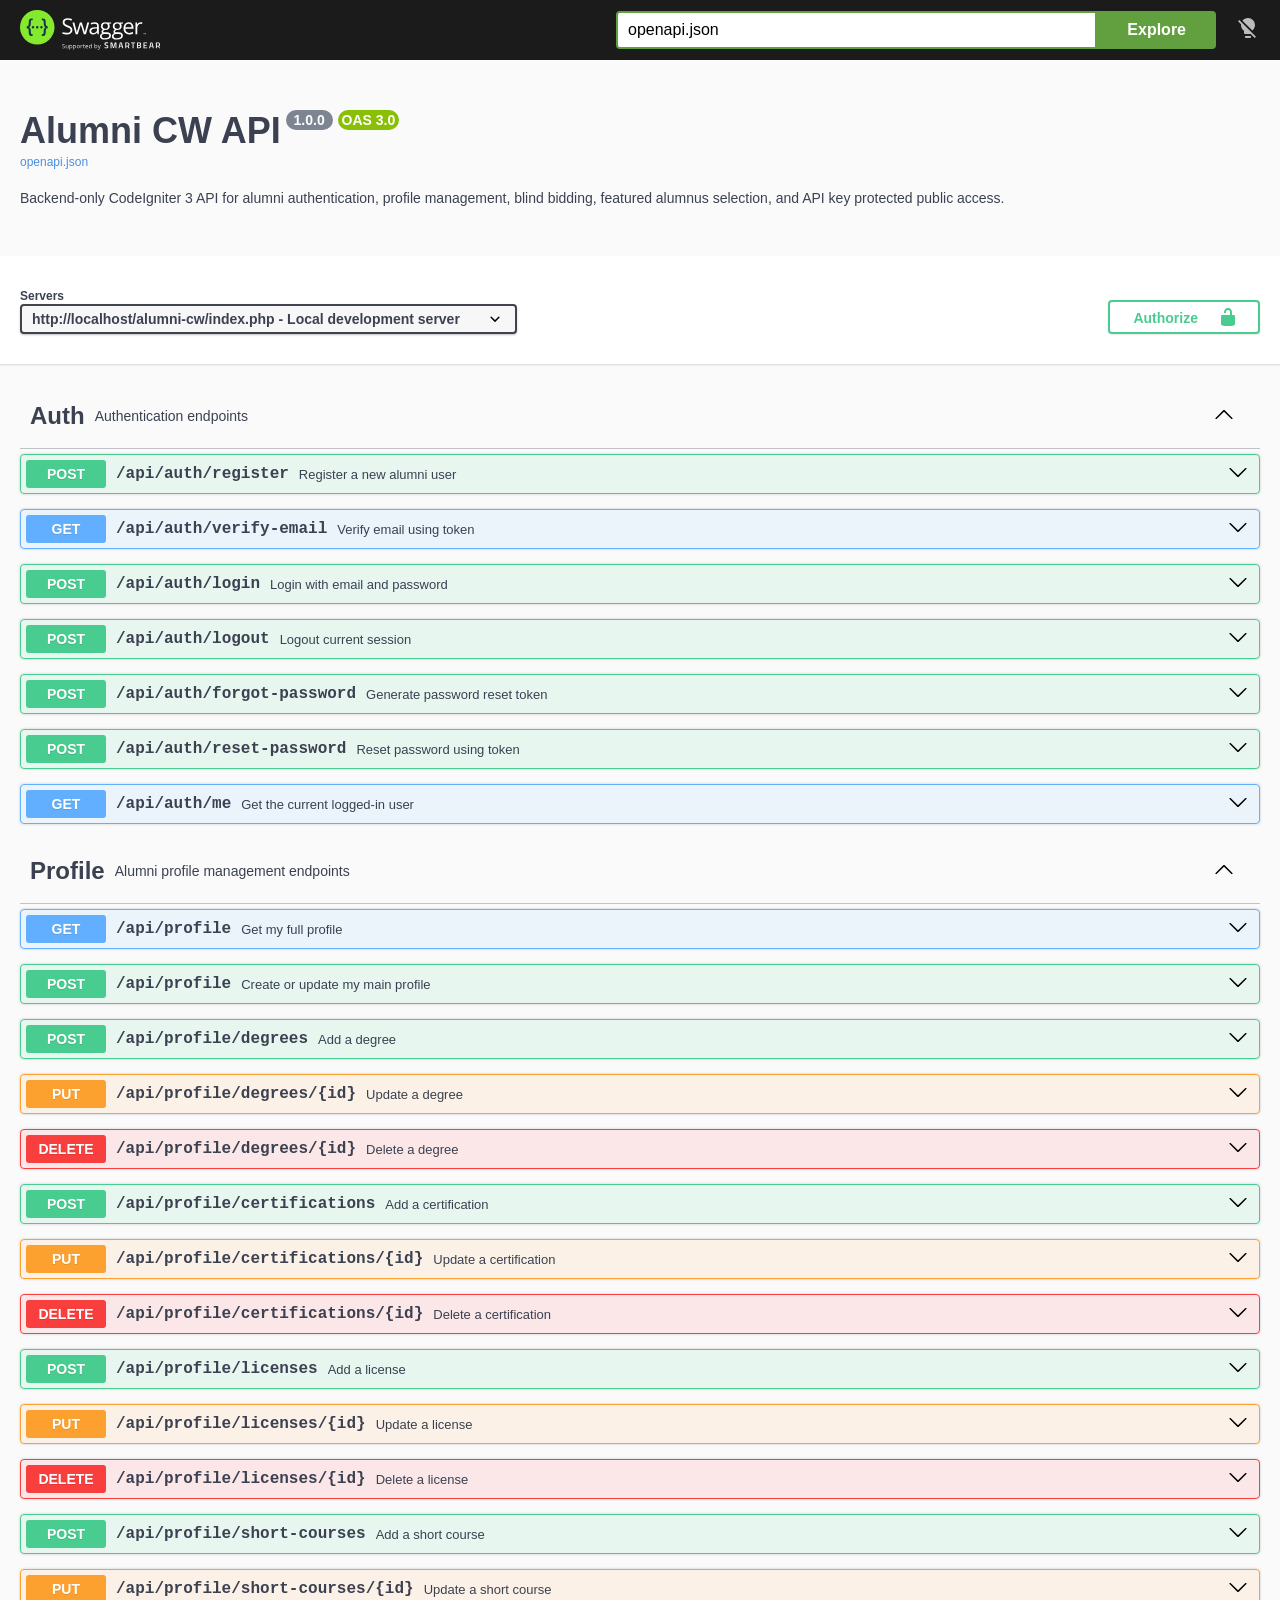
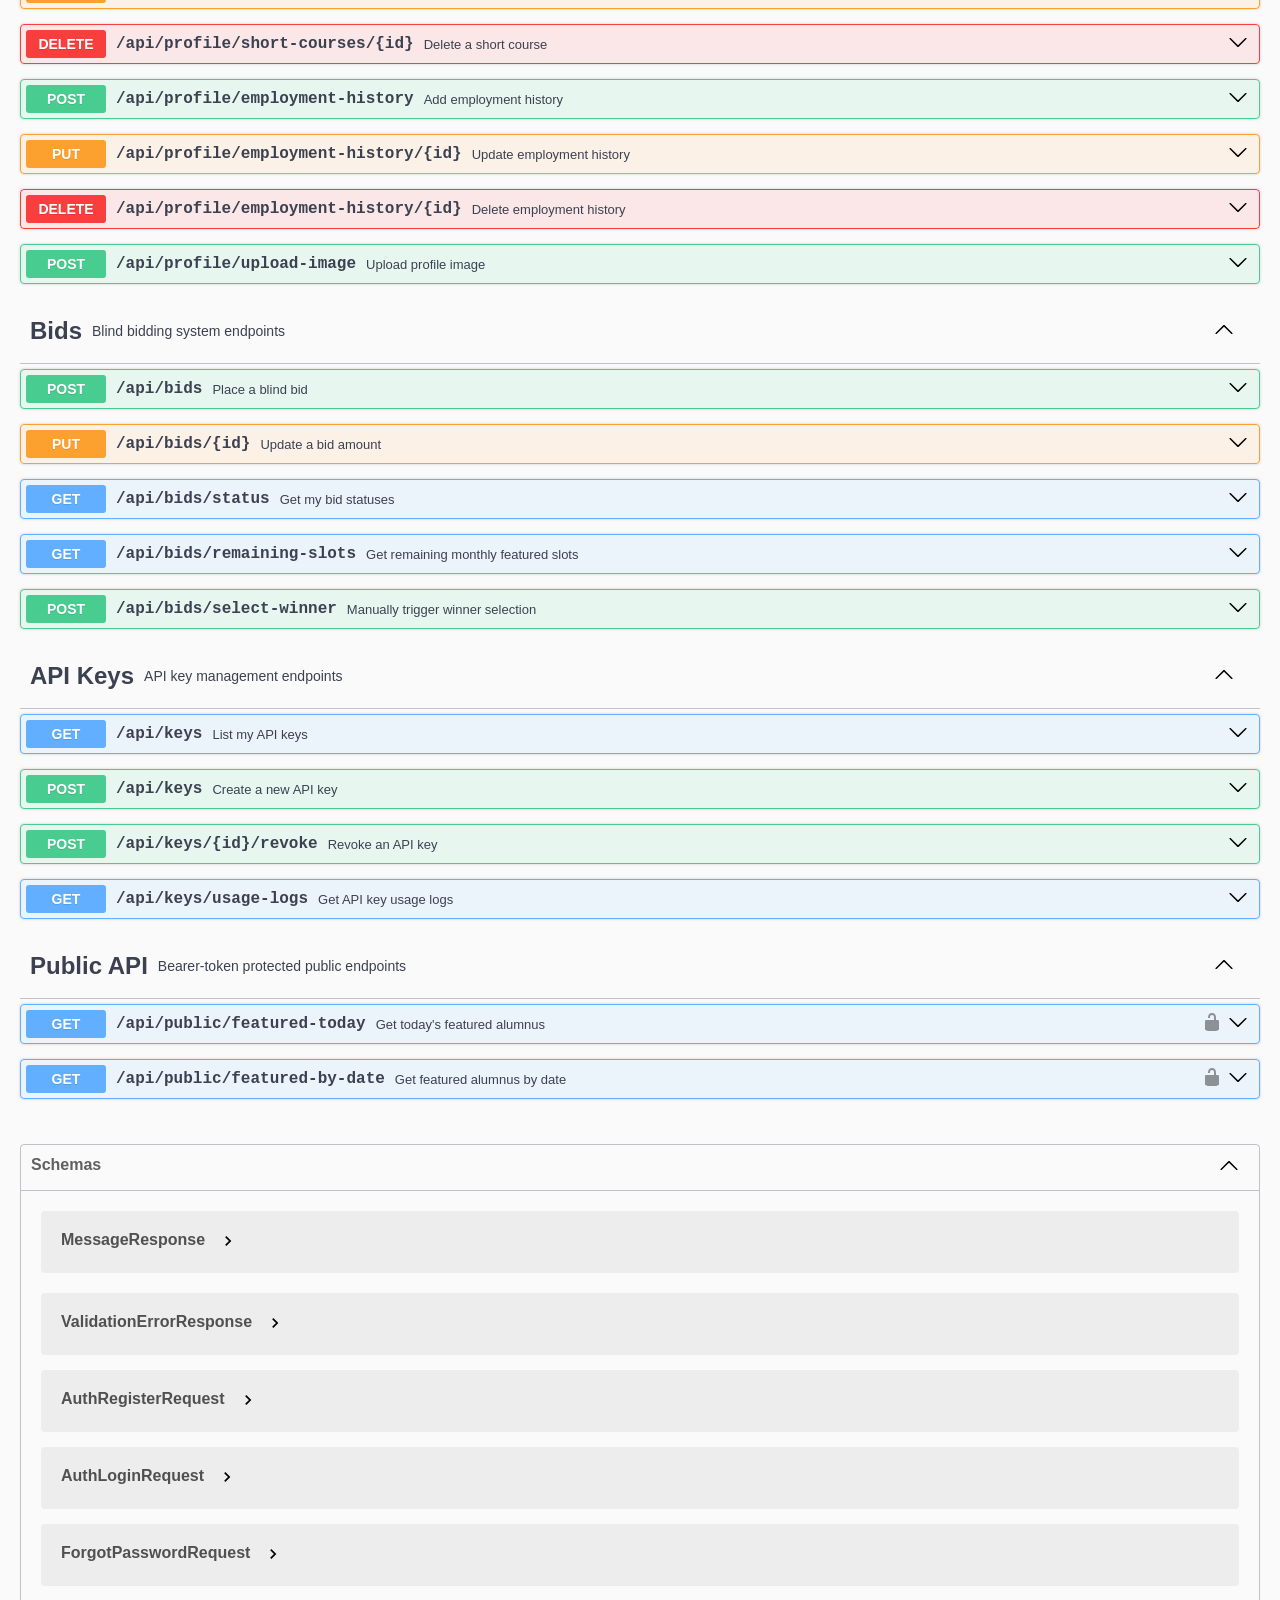
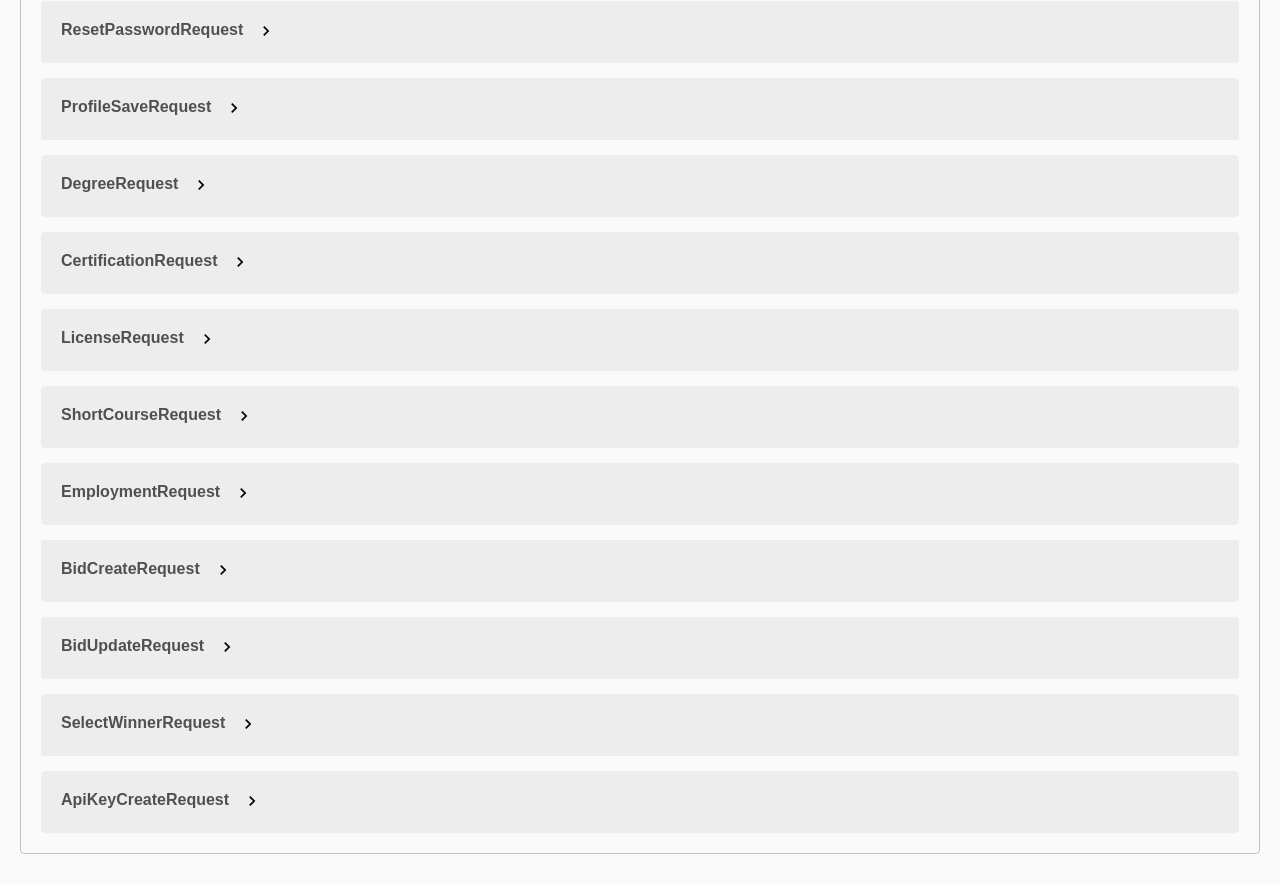
<file: swagger/index.html>
<!-- HTML for static distribution bundle build -->
<!DOCTYPE html>
<html lang="en">
  <head>
    <meta charset="UTF-8">
    <title>Swagger UI</title>
    <link rel="stylesheet" type="text/css" href="./swagger-ui.css" />
    <link rel="stylesheet" type="text/css" href="index.css" />
    <link rel="icon" type="image/png" href="./favicon-32x32.png" sizes="32x32" />
    <link rel="icon" type="image/png" href="./favicon-16x16.png" sizes="16x16" />
  </head>

  <body>
    <div id="swagger-ui"></div>
    <script src="./swagger-ui-bundle.js" charset="UTF-8"> </script>
    <script src="./swagger-ui-standalone-preset.js" charset="UTF-8"> </script>
    <script src="./swagger-initializer.js" charset="UTF-8"> </script>
  </body>
</html>
</file>
<file: swagger/index.css>
html {
    box-sizing: border-box;
    overflow: -moz-scrollbars-vertical;
    overflow-y: scroll;
}

*,
*:before,
*:after {
    box-sizing: inherit;
}

body {
    margin: 0;
    background: #fafafa;
}
</file>
<file: swagger/swagger-ui.css>
.swagger-ui{color:#3b4151;container-name:swagger-ui;container-type:inline-size;/*! normalize.css v7.0.0 | MIT License | github.com/necolas/normalize.css */font-family:sans-serif}.swagger-ui html{line-height:1.15;-ms-text-size-adjust:100%;-webkit-text-size-adjust:100%}.swagger-ui body{margin:0}.swagger-ui article,.swagger-ui aside,.swagger-ui footer,.swagger-ui header,.swagger-ui nav,.swagger-ui section{display:block}.swagger-ui h1{font-size:2em;margin:.67em 0}.swagger-ui figcaption,.swagger-ui figure,.swagger-ui main{display:block}.swagger-ui figure{margin:1em 40px}.swagger-ui hr{box-sizing:content-box;height:0;overflow:visible}.swagger-ui pre{font-family:monospace,monospace;font-size:1em}.swagger-ui a{background-color:transparent;-webkit-text-decoration-skip:objects}.swagger-ui abbr[title]{border-bottom:none;text-decoration:underline;-webkit-text-decoration:underline dotted;text-decoration:underline dotted}.swagger-ui b,.swagger-ui strong{font-weight:inherit;font-weight:bolder}.swagger-ui code,.swagger-ui kbd,.swagger-ui samp{font-family:monospace,monospace;font-size:1em}.swagger-ui dfn{font-style:italic}.swagger-ui mark{background-color:#ff0;color:#000}.swagger-ui small{font-size:80%}.swagger-ui sub,.swagger-ui sup{font-size:75%;line-height:0;position:relative;vertical-align:baseline}.swagger-ui sub{bottom:-.25em}.swagger-ui sup{top:-.5em}.swagger-ui audio,.swagger-ui video{display:inline-block}.swagger-ui audio:not([controls]){display:none;height:0}.swagger-ui img{border-style:none}.swagger-ui svg:not(:root){overflow:hidden}.swagger-ui button,.swagger-ui input,.swagger-ui optgroup,.swagger-ui select,.swagger-ui textarea{font-family:sans-serif;font-size:100%;line-height:1.15;margin:0}.swagger-ui button,.swagger-ui input{overflow:visible}.swagger-ui button,.swagger-ui select{text-transform:none}.swagger-ui [type=reset],.swagger-ui [type=submit],.swagger-ui button,.swagger-ui html [type=button]{-webkit-appearance:button}.swagger-ui [type=button]::-moz-focus-inner,.swagger-ui [type=reset]::-moz-focus-inner,.swagger-ui [type=submit]::-moz-focus-inner,.swagger-ui button::-moz-focus-inner{border-style:none;padding:0}.swagger-ui [type=button]:-moz-focusring,.swagger-ui [type=reset]:-moz-focusring,.swagger-ui [type=submit]:-moz-focusring,.swagger-ui button:-moz-focusring{outline:1px dotted ButtonText}.swagger-ui fieldset{padding:.35em .75em .625em}.swagger-ui legend{box-sizing:border-box;color:inherit;display:table;max-width:100%;padding:0;white-space:normal}.swagger-ui progress{display:inline-block;vertical-align:baseline}.swagger-ui textarea{overflow:auto}.swagger-ui [type=checkbox],.swagger-ui [type=radio]{box-sizing:border-box;padding:0}.swagger-ui [type=number]::-webkit-inner-spin-button,.swagger-ui [type=number]::-webkit-outer-spin-button{height:auto}.swagger-ui [type=search]{-webkit-appearance:textfield;outline-offset:-2px}.swagger-ui [type=search]::-webkit-search-cancel-button,.swagger-ui [type=search]::-webkit-search-decoration{-webkit-appearance:none}.swagger-ui ::-webkit-file-upload-button{-webkit-appearance:button;font:inherit}.swagger-ui details,.swagger-ui menu{display:block}.swagger-ui summary{display:list-item}.swagger-ui canvas{display:inline-block}.swagger-ui [hidden],.swagger-ui template{display:none}.swagger-ui .debug *{outline:1px solid gold}.swagger-ui .debug-white *{outline:1px solid #fff}.swagger-ui .debug-black *{outline:1px solid #000}.swagger-ui .debug-grid{background:transparent url([data-uri]) repeat 0 0}.swagger-ui .debug-grid-16{background:transparent url([data-uri]) repeat 0 0}.swagger-ui .debug-grid-8-solid{background:#fff url([data-uri]) repeat 0 0}.swagger-ui .debug-grid-16-solid{background:#fff url([data-uri]) repeat 0 0}.swagger-ui .border-box,.swagger-ui a,.swagger-ui article,.swagger-ui body,.swagger-ui code,.swagger-ui dd,.swagger-ui div,.swagger-ui dl,.swagger-ui dt,.swagger-ui fieldset,.swagger-ui footer,.swagger-ui form,.swagger-ui h1,.swagger-ui h2,.swagger-ui h3,.swagger-ui h4,.swagger-ui h5,.swagger-ui h6,.swagger-ui header,.swagger-ui html,.swagger-ui input[type=email],.swagger-ui input[type=number],.swagger-ui input[type=password],.swagger-ui input[type=tel],.swagger-ui input[type=text],.swagger-ui input[type=url],.swagger-ui legend,.swagger-ui li,.swagger-ui main,.swagger-ui ol,.swagger-ui p,.swagger-ui pre,.swagger-ui section,.swagger-ui table,.swagger-ui td,.swagger-ui textarea,.swagger-ui th,.swagger-ui tr,.swagger-ui ul{box-sizing:border-box}.swagger-ui .aspect-ratio{height:0;position:relative}.swagger-ui .aspect-ratio--16x9{padding-bottom:56.25%}.swagger-ui .aspect-ratio--9x16{padding-bottom:177.77%}.swagger-ui .aspect-ratio--4x3{padding-bottom:75%}.swagger-ui .aspect-ratio--3x4{padding-bottom:133.33%}.swagger-ui .aspect-ratio--6x4{padding-bottom:66.6%}.swagger-ui .aspect-ratio--4x6{padding-bottom:150%}.swagger-ui .aspect-ratio--8x5{padding-bottom:62.5%}.swagger-ui .aspect-ratio--5x8{padding-bottom:160%}.swagger-ui .aspect-ratio--7x5{padding-bottom:71.42%}.swagger-ui .aspect-ratio--5x7{padding-bottom:140%}.swagger-ui .aspect-ratio--1x1{padding-bottom:100%}.swagger-ui .aspect-ratio--object{bottom:0;height:100%;left:0;position:absolute;right:0;top:0;width:100%;z-index:100}@media screen and (min-width:30em){.swagger-ui .aspect-ratio-ns{height:0;position:relative}.swagger-ui .aspect-ratio--16x9-ns{padding-bottom:56.25%}.swagger-ui .aspect-ratio--9x16-ns{padding-bottom:177.77%}.swagger-ui .aspect-ratio--4x3-ns{padding-bottom:75%}.swagger-ui .aspect-ratio--3x4-ns{padding-bottom:133.33%}.swagger-ui .aspect-ratio--6x4-ns{padding-bottom:66.6%}.swagger-ui .aspect-ratio--4x6-ns{padding-bottom:150%}.swagger-ui .aspect-ratio--8x5-ns{padding-bottom:62.5%}.swagger-ui .aspect-ratio--5x8-ns{padding-bottom:160%}.swagger-ui .aspect-ratio--7x5-ns{padding-bottom:71.42%}.swagger-ui .aspect-ratio--5x7-ns{padding-bottom:140%}.swagger-ui .aspect-ratio--1x1-ns{padding-bottom:100%}.swagger-ui .aspect-ratio--object-ns{bottom:0;height:100%;left:0;position:absolute;right:0;top:0;width:100%;z-index:100}}@media screen and (min-width:30em)and (max-width:60em){.swagger-ui .aspect-ratio-m{height:0;position:relative}.swagger-ui .aspect-ratio--16x9-m{padding-bottom:56.25%}.swagger-ui .aspect-ratio--9x16-m{padding-bottom:177.77%}.swagger-ui .aspect-ratio--4x3-m{padding-bottom:75%}.swagger-ui .aspect-ratio--3x4-m{padding-bottom:133.33%}.swagger-ui .aspect-ratio--6x4-m{padding-bottom:66.6%}.swagger-ui .aspect-ratio--4x6-m{padding-bottom:150%}.swagger-ui .aspect-ratio--8x5-m{padding-bottom:62.5%}.swagger-ui .aspect-ratio--5x8-m{padding-bottom:160%}.swagger-ui .aspect-ratio--7x5-m{padding-bottom:71.42%}.swagger-ui .aspect-ratio--5x7-m{padding-bottom:140%}.swagger-ui .aspect-ratio--1x1-m{padding-bottom:100%}.swagger-ui .aspect-ratio--object-m{bottom:0;height:100%;left:0;position:absolute;right:0;top:0;width:100%;z-index:100}}@media screen and (min-width:60em){.swagger-ui .aspect-ratio-l{height:0;position:relative}.swagger-ui .aspect-ratio--16x9-l{padding-bottom:56.25%}.swagger-ui .aspect-ratio--9x16-l{padding-bottom:177.77%}.swagger-ui .aspect-ratio--4x3-l{padding-bottom:75%}.swagger-ui .aspect-ratio--3x4-l{padding-bottom:133.33%}.swagger-ui .aspect-ratio--6x4-l{padding-bottom:66.6%}.swagger-ui .aspect-ratio--4x6-l{padding-bottom:150%}.swagger-ui .aspect-ratio--8x5-l{padding-bottom:62.5%}.swagger-ui .aspect-ratio--5x8-l{padding-bottom:160%}.swagger-ui .aspect-ratio--7x5-l{padding-bottom:71.42%}.swagger-ui .aspect-ratio--5x7-l{padding-bottom:140%}.swagger-ui .aspect-ratio--1x1-l{padding-bottom:100%}.swagger-ui .aspect-ratio--object-l{bottom:0;height:100%;left:0;position:absolute;right:0;top:0;width:100%;z-index:100}}.swagger-ui img{max-width:100%}.swagger-ui .cover{background-size:cover!important}.swagger-ui .contain{background-size:contain!important}@media screen and (min-width:30em){.swagger-ui .cover-ns{background-size:cover!important}.swagger-ui .contain-ns{background-size:contain!important}}@media screen and (min-width:30em)and (max-width:60em){.swagger-ui .cover-m{background-size:cover!important}.swagger-ui .contain-m{background-size:contain!important}}@media screen and (min-width:60em){.swagger-ui .cover-l{background-size:cover!important}.swagger-ui .contain-l{background-size:contain!important}}.swagger-ui .bg-center{background-position:50%;background-repeat:no-repeat}.swagger-ui .bg-top{background-position:top;background-repeat:no-repeat}.swagger-ui .bg-right{background-position:100%;background-repeat:no-repeat}.swagger-ui .bg-bottom{background-position:bottom;background-repeat:no-repeat}.swagger-ui .bg-left{background-position:0;background-repeat:no-repeat}@media screen and (min-width:30em){.swagger-ui .bg-center-ns{background-position:50%;background-repeat:no-repeat}.swagger-ui .bg-top-ns{background-position:top;background-repeat:no-repeat}.swagger-ui .bg-right-ns{background-position:100%;background-repeat:no-repeat}.swagger-ui .bg-bottom-ns{background-position:bottom;background-repeat:no-repeat}.swagger-ui .bg-left-ns{background-position:0;background-repeat:no-repeat}}@media screen and (min-width:30em)and (max-width:60em){.swagger-ui .bg-center-m{background-position:50%;background-repeat:no-repeat}.swagger-ui .bg-top-m{background-position:top;background-repeat:no-repeat}.swagger-ui .bg-right-m{background-position:100%;background-repeat:no-repeat}.swagger-ui .bg-bottom-m{background-position:bottom;background-repeat:no-repeat}.swagger-ui .bg-left-m{background-position:0;background-repeat:no-repeat}}@media screen and (min-width:60em){.swagger-ui .bg-center-l{background-position:50%;background-repeat:no-repeat}.swagger-ui .bg-top-l{background-position:top;background-repeat:no-repeat}.swagger-ui .bg-right-l{background-position:100%;background-repeat:no-repeat}.swagger-ui .bg-bottom-l{background-position:bottom;background-repeat:no-repeat}.swagger-ui .bg-left-l{background-position:0;background-repeat:no-repeat}}.swagger-ui .outline{outline:1px solid}.swagger-ui .outline-transparent{outline:1px solid transparent}.swagger-ui .outline-0{outline:0}@media screen and (min-width:30em){.swagger-ui .outline-ns{outline:1px solid}.swagger-ui .outline-transparent-ns{outline:1px solid transparent}.swagger-ui .outline-0-ns{outline:0}}@media screen and (min-width:30em)and (max-width:60em){.swagger-ui .outline-m{outline:1px solid}.swagger-ui .outline-transparent-m{outline:1px solid transparent}.swagger-ui .outline-0-m{outline:0}}@media screen and (min-width:60em){.swagger-ui .outline-l{outline:1px solid}.swagger-ui .outline-transparent-l{outline:1px solid transparent}.swagger-ui .outline-0-l{outline:0}}.swagger-ui .ba{border-style:solid;border-width:1px}.swagger-ui .bt{border-top-style:solid;border-top-width:1px}.swagger-ui .br{border-right-style:solid;border-right-width:1px}.swagger-ui .bb{border-bottom-style:solid;border-bottom-width:1px}.swagger-ui .bl{border-left-style:solid;border-left-width:1px}.swagger-ui .bn{border-style:none;border-width:0}@media screen and (min-width:30em){.swagger-ui .ba-ns{border-style:solid;border-width:1px}.swagger-ui .bt-ns{border-top-style:solid;border-top-width:1px}.swagger-ui .br-ns{border-right-style:solid;border-right-width:1px}.swagger-ui .bb-ns{border-bottom-style:solid;border-bottom-width:1px}.swagger-ui .bl-ns{border-left-style:solid;border-left-width:1px}.swagger-ui .bn-ns{border-style:none;border-width:0}}@media screen and (min-width:30em)and (max-width:60em){.swagger-ui .ba-m{border-style:solid;border-width:1px}.swagger-ui .bt-m{border-top-style:solid;border-top-width:1px}.swagger-ui .br-m{border-right-style:solid;border-right-width:1px}.swagger-ui .bb-m{border-bottom-style:solid;border-bottom-width:1px}.swagger-ui .bl-m{border-left-style:solid;border-left-width:1px}.swagger-ui .bn-m{border-style:none;border-width:0}}@media screen and (min-width:60em){.swagger-ui .ba-l{border-style:solid;border-width:1px}.swagger-ui .bt-l{border-top-style:solid;border-top-width:1px}.swagger-ui .br-l{border-right-style:solid;border-right-width:1px}.swagger-ui .bb-l{border-bottom-style:solid;border-bottom-width:1px}.swagger-ui .bl-l{border-left-style:solid;border-left-width:1px}.swagger-ui .bn-l{border-style:none;border-width:0}}.swagger-ui .b--black{border-color:#000}.swagger-ui .b--near-black{border-color:#111}.swagger-ui .b--dark-gray{border-color:#333}.swagger-ui .b--mid-gray{border-color:#555}.swagger-ui .b--gray{border-color:#777}.swagger-ui .b--silver{border-color:#999}.swagger-ui .b--light-silver{border-color:#aaa}.swagger-ui .b--moon-gray{border-color:#ccc}.swagger-ui .b--light-gray{border-color:#eee}.swagger-ui .b--near-white{border-color:#f4f4f4}.swagger-ui .b--white{border-color:#fff}.swagger-ui .b--white-90{border-color:hsla(0,0%,100%,.9)}.swagger-ui .b--white-80{border-color:hsla(0,0%,100%,.8)}.swagger-ui .b--white-70{border-color:hsla(0,0%,100%,.7)}.swagger-ui .b--white-60{border-color:hsla(0,0%,100%,.6)}.swagger-ui .b--white-50{border-color:hsla(0,0%,100%,.5)}.swagger-ui .b--white-40{border-color:hsla(0,0%,100%,.4)}.swagger-ui .b--white-30{border-color:hsla(0,0%,100%,.3)}.swagger-ui .b--white-20{border-color:hsla(0,0%,100%,.2)}.swagger-ui .b--white-10{border-color:hsla(0,0%,100%,.1)}.swagger-ui .b--white-05{border-color:hsla(0,0%,100%,.05)}.swagger-ui .b--white-025{border-color:hsla(0,0%,100%,.025)}.swagger-ui .b--white-0125{border-color:hsla(0,0%,100%,.013)}.swagger-ui .b--black-90{border-color:rgba(0,0,0,.9)}.swagger-ui .b--black-80{border-color:rgba(0,0,0,.8)}.swagger-ui .b--black-70{border-color:rgba(0,0,0,.7)}.swagger-ui .b--black-60{border-color:rgba(0,0,0,.6)}.swagger-ui .b--black-50{border-color:rgba(0,0,0,.5)}.swagger-ui .b--black-40{border-color:rgba(0,0,0,.4)}.swagger-ui .b--black-30{border-color:rgba(0,0,0,.3)}.swagger-ui .b--black-20{border-color:rgba(0,0,0,.2)}.swagger-ui .b--black-10{border-color:rgba(0,0,0,.1)}.swagger-ui .b--black-05{border-color:rgba(0,0,0,.05)}.swagger-ui .b--black-025{border-color:rgba(0,0,0,.025)}.swagger-ui .b--black-0125{border-color:rgba(0,0,0,.013)}.swagger-ui .b--dark-red{border-color:#e7040f}.swagger-ui .b--red{border-color:#ff4136}.swagger-ui .b--light-red{border-color:#ff725c}.swagger-ui .b--orange{border-color:#ff6300}.swagger-ui .b--gold{border-color:#ffb700}.swagger-ui .b--yellow{border-color:gold}.swagger-ui .b--light-yellow{border-color:#fbf1a9}.swagger-ui .b--purple{border-color:#5e2ca5}.swagger-ui .b--light-purple{border-color:#a463f2}.swagger-ui .b--dark-pink{border-color:#d5008f}.swagger-ui .b--hot-pink{border-color:#ff41b4}.swagger-ui .b--pink{border-color:#ff80cc}.swagger-ui .b--light-pink{border-color:#ffa3d7}.swagger-ui .b--dark-green{border-color:#137752}.swagger-ui .b--green{border-color:#19a974}.swagger-ui .b--light-green{border-color:#9eebcf}.swagger-ui .b--navy{border-color:#001b44}.swagger-ui .b--dark-blue{border-color:#00449e}.swagger-ui .b--blue{border-color:#357edd}.swagger-ui .b--light-blue{border-color:#96ccff}.swagger-ui .b--lightest-blue{border-color:#cdecff}.swagger-ui .b--washed-blue{border-color:#f6fffe}.swagger-ui .b--washed-green{border-color:#e8fdf5}.swagger-ui .b--washed-yellow{border-color:#fffceb}.swagger-ui .b--washed-red{border-color:#ffdfdf}.swagger-ui .b--transparent{border-color:transparent}.swagger-ui .b--inherit{border-color:inherit}.swagger-ui .br0{border-radius:0}.swagger-ui .br1{border-radius:.125rem}.swagger-ui .br2{border-radius:.25rem}.swagger-ui .br3{border-radius:.5rem}.swagger-ui .br4{border-radius:1rem}.swagger-ui .br-100{border-radius:100%}.swagger-ui .br-pill{border-radius:9999px}.swagger-ui .br--bottom{border-top-left-radius:0;border-top-right-radius:0}.swagger-ui .br--top{border-bottom-left-radius:0;border-bottom-right-radius:0}.swagger-ui .br--right{border-bottom-left-radius:0;border-top-left-radius:0}.swagger-ui .br--left{border-bottom-right-radius:0;border-top-right-radius:0}@media screen and (min-width:30em){.swagger-ui .br0-ns{border-radius:0}.swagger-ui .br1-ns{border-radius:.125rem}.swagger-ui .br2-ns{border-radius:.25rem}.swagger-ui .br3-ns{border-radius:.5rem}.swagger-ui .br4-ns{border-radius:1rem}.swagger-ui .br-100-ns{border-radius:100%}.swagger-ui .br-pill-ns{border-radius:9999px}.swagger-ui .br--bottom-ns{border-top-left-radius:0;border-top-right-radius:0}.swagger-ui .br--top-ns{border-bottom-left-radius:0;border-bottom-right-radius:0}.swagger-ui .br--right-ns{border-bottom-left-radius:0;border-top-left-radius:0}.swagger-ui .br--left-ns{border-bottom-right-radius:0;border-top-right-radius:0}}@media screen and (min-width:30em)and (max-width:60em){.swagger-ui .br0-m{border-radius:0}.swagger-ui .br1-m{border-radius:.125rem}.swagger-ui .br2-m{border-radius:.25rem}.swagger-ui .br3-m{border-radius:.5rem}.swagger-ui .br4-m{border-radius:1rem}.swagger-ui .br-100-m{border-radius:100%}.swagger-ui .br-pill-m{border-radius:9999px}.swagger-ui .br--bottom-m{border-top-left-radius:0;border-top-right-radius:0}.swagger-ui .br--top-m{border-bottom-left-radius:0;border-bottom-right-radius:0}.swagger-ui .br--right-m{border-bottom-left-radius:0;border-top-left-radius:0}.swagger-ui .br--left-m{border-bottom-right-radius:0;border-top-right-radius:0}}@media screen and (min-width:60em){.swagger-ui .br0-l{border-radius:0}.swagger-ui .br1-l{border-radius:.125rem}.swagger-ui .br2-l{border-radius:.25rem}.swagger-ui .br3-l{border-radius:.5rem}.swagger-ui .br4-l{border-radius:1rem}.swagger-ui .br-100-l{border-radius:100%}.swagger-ui .br-pill-l{border-radius:9999px}.swagger-ui .br--bottom-l{border-top-left-radius:0;border-top-right-radius:0}.swagger-ui .br--top-l{border-bottom-left-radius:0;border-bottom-right-radius:0}.swagger-ui .br--right-l{border-bottom-left-radius:0;border-top-left-radius:0}.swagger-ui .br--left-l{border-bottom-right-radius:0;border-top-right-radius:0}}.swagger-ui .b--dotted{border-style:dotted}.swagger-ui .b--dashed{border-style:dashed}.swagger-ui .b--solid{border-style:solid}.swagger-ui .b--none{border-style:none}@media screen and (min-width:30em){.swagger-ui .b--dotted-ns{border-style:dotted}.swagger-ui .b--dashed-ns{border-style:dashed}.swagger-ui .b--solid-ns{border-style:solid}.swagger-ui .b--none-ns{border-style:none}}@media screen and (min-width:30em)and (max-width:60em){.swagger-ui .b--dotted-m{border-style:dotted}.swagger-ui .b--dashed-m{border-style:dashed}.swagger-ui .b--solid-m{border-style:solid}.swagger-ui .b--none-m{border-style:none}}@media screen and (min-width:60em){.swagger-ui .b--dotted-l{border-style:dotted}.swagger-ui .b--dashed-l{border-style:dashed}.swagger-ui .b--solid-l{border-style:solid}.swagger-ui .b--none-l{border-style:none}}.swagger-ui .bw0{border-width:0}.swagger-ui .bw1{border-width:.125rem}.swagger-ui .bw2{border-width:.25rem}.swagger-ui .bw3{border-width:.5rem}.swagger-ui .bw4{border-width:1rem}.swagger-ui .bw5{border-width:2rem}.swagger-ui .bt-0{border-top-width:0}.swagger-ui .br-0{border-right-width:0}.swagger-ui .bb-0{border-bottom-width:0}.swagger-ui .bl-0{border-left-width:0}@media screen and (min-width:30em){.swagger-ui .bw0-ns{border-width:0}.swagger-ui .bw1-ns{border-width:.125rem}.swagger-ui .bw2-ns{border-width:.25rem}.swagger-ui .bw3-ns{border-width:.5rem}.swagger-ui .bw4-ns{border-width:1rem}.swagger-ui .bw5-ns{border-width:2rem}.swagger-ui .bt-0-ns{border-top-width:0}.swagger-ui .br-0-ns{border-right-width:0}.swagger-ui .bb-0-ns{border-bottom-width:0}.swagger-ui .bl-0-ns{border-left-width:0}}@media screen and (min-width:30em)and (max-width:60em){.swagger-ui .bw0-m{border-width:0}.swagger-ui .bw1-m{border-width:.125rem}.swagger-ui .bw2-m{border-width:.25rem}.swagger-ui .bw3-m{border-width:.5rem}.swagger-ui .bw4-m{border-width:1rem}.swagger-ui .bw5-m{border-width:2rem}.swagger-ui .bt-0-m{border-top-width:0}.swagger-ui .br-0-m{border-right-width:0}.swagger-ui .bb-0-m{border-bottom-width:0}.swagger-ui .bl-0-m{border-left-width:0}}@media screen and (min-width:60em){.swagger-ui .bw0-l{border-width:0}.swagger-ui .bw1-l{border-width:.125rem}.swagger-ui .bw2-l{border-width:.25rem}.swagger-ui .bw3-l{border-width:.5rem}.swagger-ui .bw4-l{border-width:1rem}.swagger-ui .bw5-l{border-width:2rem}.swagger-ui .bt-0-l{border-top-width:0}.swagger-ui .br-0-l{border-right-width:0}.swagger-ui .bb-0-l{border-bottom-width:0}.swagger-ui .bl-0-l{border-left-width:0}}.swagger-ui .shadow-1{box-shadow:0 0 4px 2px rgba(0,0,0,.2)}.swagger-ui .shadow-2{box-shadow:0 0 8px 2px rgba(0,0,0,.2)}.swagger-ui .shadow-3{box-shadow:2px 2px 4px 2px rgba(0,0,0,.2)}.swagger-ui .shadow-4{box-shadow:2px 2px 8px 0 rgba(0,0,0,.2)}.swagger-ui .shadow-5{box-shadow:4px 4px 8px 0 rgba(0,0,0,.2)}@media screen and (min-width:30em){.swagger-ui .shadow-1-ns{box-shadow:0 0 4px 2px rgba(0,0,0,.2)}.swagger-ui .shadow-2-ns{box-shadow:0 0 8px 2px rgba(0,0,0,.2)}.swagger-ui .shadow-3-ns{box-shadow:2px 2px 4px 2px rgba(0,0,0,.2)}.swagger-ui .shadow-4-ns{box-shadow:2px 2px 8px 0 rgba(0,0,0,.2)}.swagger-ui .shadow-5-ns{box-shadow:4px 4px 8px 0 rgba(0,0,0,.2)}}@media screen and (min-width:30em)and (max-width:60em){.swagger-ui .shadow-1-m{box-shadow:0 0 4px 2px rgba(0,0,0,.2)}.swagger-ui .shadow-2-m{box-shadow:0 0 8px 2px rgba(0,0,0,.2)}.swagger-ui .shadow-3-m{box-shadow:2px 2px 4px 2px rgba(0,0,0,.2)}.swagger-ui .shadow-4-m{box-shadow:2px 2px 8px 0 rgba(0,0,0,.2)}.swagger-ui .shadow-5-m{box-shadow:4px 4px 8px 0 rgba(0,0,0,.2)}}@media screen and (min-width:60em){.swagger-ui .shadow-1-l{box-shadow:0 0 4px 2px rgba(0,0,0,.2)}.swagger-ui .shadow-2-l{box-shadow:0 0 8px 2px rgba(0,0,0,.2)}.swagger-ui .shadow-3-l{box-shadow:2px 2px 4px 2px rgba(0,0,0,.2)}.swagger-ui .shadow-4-l{box-shadow:2px 2px 8px 0 rgba(0,0,0,.2)}.swagger-ui .shadow-5-l{box-shadow:4px 4px 8px 0 rgba(0,0,0,.2)}}.swagger-ui .pre{overflow-x:auto;overflow-y:hidden;overflow:scroll}.swagger-ui .top-0{top:0}.swagger-ui .right-0{right:0}.swagger-ui .bottom-0{bottom:0}.swagger-ui .left-0{left:0}.swagger-ui .top-1{top:1rem}.swagger-ui .right-1{right:1rem}.swagger-ui .bottom-1{bottom:1rem}.swagger-ui .left-1{left:1rem}.swagger-ui .top-2{top:2rem}.swagger-ui .right-2{right:2rem}.swagger-ui .bottom-2{bottom:2rem}.swagger-ui .left-2{left:2rem}.swagger-ui .top--1{top:-1rem}.swagger-ui .right--1{right:-1rem}.swagger-ui .bottom--1{bottom:-1rem}.swagger-ui .left--1{left:-1rem}.swagger-ui .top--2{top:-2rem}.swagger-ui .right--2{right:-2rem}.swagger-ui .bottom--2{bottom:-2rem}.swagger-ui .left--2{left:-2rem}.swagger-ui .absolute--fill{bottom:0;left:0;right:0;top:0}@media screen and (min-width:30em){.swagger-ui .top-0-ns{top:0}.swagger-ui .left-0-ns{left:0}.swagger-ui .right-0-ns{right:0}.swagger-ui .bottom-0-ns{bottom:0}.swagger-ui .top-1-ns{top:1rem}.swagger-ui .left-1-ns{left:1rem}.swagger-ui .right-1-ns{right:1rem}.swagger-ui .bottom-1-ns{bottom:1rem}.swagger-ui .top-2-ns{top:2rem}.swagger-ui .left-2-ns{left:2rem}.swagger-ui .right-2-ns{right:2rem}.swagger-ui .bottom-2-ns{bottom:2rem}.swagger-ui .top--1-ns{top:-1rem}.swagger-ui .right--1-ns{right:-1rem}.swagger-ui .bottom--1-ns{bottom:-1rem}.swagger-ui .left--1-ns{left:-1rem}.swagger-ui .top--2-ns{top:-2rem}.swagger-ui .right--2-ns{right:-2rem}.swagger-ui .bottom--2-ns{bottom:-2rem}.swagger-ui .left--2-ns{left:-2rem}.swagger-ui .absolute--fill-ns{bottom:0;left:0;right:0;top:0}}@media screen and (min-width:30em)and (max-width:60em){.swagger-ui .top-0-m{top:0}.swagger-ui .left-0-m{left:0}.swagger-ui .right-0-m{right:0}.swagger-ui .bottom-0-m{bottom:0}.swagger-ui .top-1-m{top:1rem}.swagger-ui .left-1-m{left:1rem}.swagger-ui .right-1-m{right:1rem}.swagger-ui .bottom-1-m{bottom:1rem}.swagger-ui .top-2-m{top:2rem}.swagger-ui .left-2-m{left:2rem}.swagger-ui .right-2-m{right:2rem}.swagger-ui .bottom-2-m{bottom:2rem}.swagger-ui .top--1-m{top:-1rem}.swagger-ui .right--1-m{right:-1rem}.swagger-ui .bottom--1-m{bottom:-1rem}.swagger-ui .left--1-m{left:-1rem}.swagger-ui .top--2-m{top:-2rem}.swagger-ui .right--2-m{right:-2rem}.swagger-ui .bottom--2-m{bottom:-2rem}.swagger-ui .left--2-m{left:-2rem}.swagger-ui .absolute--fill-m{bottom:0;left:0;right:0;top:0}}@media screen and (min-width:60em){.swagger-ui .top-0-l{top:0}.swagger-ui .left-0-l{left:0}.swagger-ui .right-0-l{right:0}.swagger-ui .bottom-0-l{bottom:0}.swagger-ui .top-1-l{top:1rem}.swagger-ui .left-1-l{left:1rem}.swagger-ui .right-1-l{right:1rem}.swagger-ui .bottom-1-l{bottom:1rem}.swagger-ui .top-2-l{top:2rem}.swagger-ui .left-2-l{left:2rem}.swagger-ui .right-2-l{right:2rem}.swagger-ui .bottom-2-l{bottom:2rem}.swagger-ui .top--1-l{top:-1rem}.swagger-ui .right--1-l{right:-1rem}.swagger-ui .bottom--1-l{bottom:-1rem}.swagger-ui .left--1-l{left:-1rem}.swagger-ui .top--2-l{top:-2rem}.swagger-ui .right--2-l{right:-2rem}.swagger-ui .bottom--2-l{bottom:-2rem}.swagger-ui .left--2-l{left:-2rem}.swagger-ui .absolute--fill-l{bottom:0;left:0;right:0;top:0}}.swagger-ui .cf:after,.swagger-ui .cf:before{content:" ";display:table}.swagger-ui .cf:after{clear:both}.swagger-ui .cf{zoom:1}.swagger-ui .cl{clear:left}.swagger-ui .cr{clear:right}.swagger-ui .cb{clear:both}.swagger-ui .cn{clear:none}@media screen and (min-width:30em){.swagger-ui .cl-ns{clear:left}.swagger-ui .cr-ns{clear:right}.swagger-ui .cb-ns{clear:both}.swagger-ui .cn-ns{clear:none}}@media screen and (min-width:30em)and (max-width:60em){.swagger-ui .cl-m{clear:left}.swagger-ui .cr-m{clear:right}.swagger-ui .cb-m{clear:both}.swagger-ui .cn-m{clear:none}}@media screen and (min-width:60em){.swagger-ui .cl-l{clear:left}.swagger-ui .cr-l{clear:right}.swagger-ui .cb-l{clear:both}.swagger-ui .cn-l{clear:none}}.swagger-ui .flex{display:flex}.swagger-ui .inline-flex{display:inline-flex}.swagger-ui .flex-auto{flex:1 1 auto;min-height:0;min-width:0}.swagger-ui .flex-none{flex:none}.swagger-ui .flex-column{flex-direction:column}.swagger-ui .flex-row{flex-direction:row}.swagger-ui .flex-wrap{flex-wrap:wrap}.swagger-ui .flex-nowrap{flex-wrap:nowrap}.swagger-ui .flex-wrap-reverse{flex-wrap:wrap-reverse}.swagger-ui .flex-column-reverse{flex-direction:column-reverse}.swagger-ui .flex-row-reverse{flex-direction:row-reverse}.swagger-ui .items-start{align-items:flex-start}.swagger-ui .items-end{align-items:flex-end}.swagger-ui .items-center{align-items:center}.swagger-ui .items-baseline{align-items:baseline}.swagger-ui .items-stretch{align-items:stretch}.swagger-ui .self-start{align-self:flex-start}.swagger-ui .self-end{align-self:flex-end}.swagger-ui .self-center{align-self:center}.swagger-ui .self-baseline{align-self:baseline}.swagger-ui .self-stretch{align-self:stretch}.swagger-ui .justify-start{justify-content:flex-start}.swagger-ui .justify-end{justify-content:flex-end}.swagger-ui .justify-center{justify-content:center}.swagger-ui .justify-between{justify-content:space-between}.swagger-ui .justify-around{justify-content:space-around}.swagger-ui .content-start{align-content:flex-start}.swagger-ui .content-end{align-content:flex-end}.swagger-ui .content-center{align-content:center}.swagger-ui .content-between{align-content:space-between}.swagger-ui .content-around{align-content:space-around}.swagger-ui .content-stretch{align-content:stretch}.swagger-ui .order-0{order:0}.swagger-ui .order-1{order:1}.swagger-ui .order-2{order:2}.swagger-ui .order-3{order:3}.swagger-ui .order-4{order:4}.swagger-ui .order-5{order:5}.swagger-ui .order-6{order:6}.swagger-ui .order-7{order:7}.swagger-ui .order-8{order:8}.swagger-ui .order-last{order:99999}.swagger-ui .flex-grow-0{flex-grow:0}.swagger-ui .flex-grow-1{flex-grow:1}.swagger-ui .flex-shrink-0{flex-shrink:0}.swagger-ui .flex-shrink-1{flex-shrink:1}@media screen and (min-width:30em){.swagger-ui .flex-ns{display:flex}.swagger-ui .inline-flex-ns{display:inline-flex}.swagger-ui .flex-auto-ns{flex:1 1 auto;min-height:0;min-width:0}.swagger-ui .flex-none-ns{flex:none}.swagger-ui .flex-column-ns{flex-direction:column}.swagger-ui .flex-row-ns{flex-direction:row}.swagger-ui .flex-wrap-ns{flex-wrap:wrap}.swagger-ui .flex-nowrap-ns{flex-wrap:nowrap}.swagger-ui .flex-wrap-reverse-ns{flex-wrap:wrap-reverse}.swagger-ui .flex-column-reverse-ns{flex-direction:column-reverse}.swagger-ui .flex-row-reverse-ns{flex-direction:row-reverse}.swagger-ui .items-start-ns{align-items:flex-start}.swagger-ui .items-end-ns{align-items:flex-end}.swagger-ui .items-center-ns{align-items:center}.swagger-ui .items-baseline-ns{align-items:baseline}.swagger-ui .items-stretch-ns{align-items:stretch}.swagger-ui .self-start-ns{align-self:flex-start}.swagger-ui .self-end-ns{align-self:flex-end}.swagger-ui .self-center-ns{align-self:center}.swagger-ui .self-baseline-ns{align-self:baseline}.swagger-ui .self-stretch-ns{align-self:stretch}.swagger-ui .justify-start-ns{justify-content:flex-start}.swagger-ui .justify-end-ns{justify-content:flex-end}.swagger-ui .justify-center-ns{justify-content:center}.swagger-ui .justify-between-ns{justify-content:space-between}.swagger-ui .justify-around-ns{justify-content:space-around}.swagger-ui .content-start-ns{align-content:flex-start}.swagger-ui .content-end-ns{align-content:flex-end}.swagger-ui .content-center-ns{align-content:center}.swagger-ui .content-between-ns{align-content:space-between}.swagger-ui .content-around-ns{align-content:space-around}.swagger-ui .content-stretch-ns{align-content:stretch}.swagger-ui .order-0-ns{order:0}.swagger-ui .order-1-ns{order:1}.swagger-ui .order-2-ns{order:2}.swagger-ui .order-3-ns{order:3}.swagger-ui .order-4-ns{order:4}.swagger-ui .order-5-ns{order:5}.swagger-ui .order-6-ns{order:6}.swagger-ui .order-7-ns{order:7}.swagger-ui .order-8-ns{order:8}.swagger-ui .order-last-ns{order:99999}.swagger-ui .flex-grow-0-ns{flex-grow:0}.swagger-ui .flex-grow-1-ns{flex-grow:1}.swagger-ui .flex-shrink-0-ns{flex-shrink:0}.swagger-ui .flex-shrink-1-ns{flex-shrink:1}}@media screen and (min-width:30em)and (max-width:60em){.swagger-ui .flex-m{display:flex}.swagger-ui .inline-flex-m{display:inline-flex}.swagger-ui .flex-auto-m{flex:1 1 auto;min-height:0;min-width:0}.swagger-ui .flex-none-m{flex:none}.swagger-ui .flex-column-m{flex-direction:column}.swagger-ui .flex-row-m{flex-direction:row}.swagger-ui .flex-wrap-m{flex-wrap:wrap}.swagger-ui .flex-nowrap-m{flex-wrap:nowrap}.swagger-ui .flex-wrap-reverse-m{flex-wrap:wrap-reverse}.swagger-ui .flex-column-reverse-m{flex-direction:column-reverse}.swagger-ui .flex-row-reverse-m{flex-direction:row-reverse}.swagger-ui .items-start-m{align-items:flex-start}.swagger-ui .items-end-m{align-items:flex-end}.swagger-ui .items-center-m{align-items:center}.swagger-ui .items-baseline-m{align-items:baseline}.swagger-ui .items-stretch-m{align-items:stretch}.swagger-ui .self-start-m{align-self:flex-start}.swagger-ui .self-end-m{align-self:flex-end}.swagger-ui .self-center-m{align-self:center}.swagger-ui .self-baseline-m{align-self:baseline}.swagger-ui .self-stretch-m{align-self:stretch}.swagger-ui .justify-start-m{justify-content:flex-start}.swagger-ui .justify-end-m{justify-content:flex-end}.swagger-ui .justify-center-m{justify-content:center}.swagger-ui .justify-between-m{justify-content:space-between}.swagger-ui .justify-around-m{justify-content:space-around}.swagger-ui .content-start-m{align-content:flex-start}.swagger-ui .content-end-m{align-content:flex-end}.swagger-ui .content-center-m{align-content:center}.swagger-ui .content-between-m{align-content:space-between}.swagger-ui .content-around-m{align-content:space-around}.swagger-ui .content-stretch-m{align-content:stretch}.swagger-ui .order-0-m{order:0}.swagger-ui .order-1-m{order:1}.swagger-ui .order-2-m{order:2}.swagger-ui .order-3-m{order:3}.swagger-ui .order-4-m{order:4}.swagger-ui .order-5-m{order:5}.swagger-ui .order-6-m{order:6}.swagger-ui .order-7-m{order:7}.swagger-ui .order-8-m{order:8}.swagger-ui .order-last-m{order:99999}.swagger-ui .flex-grow-0-m{flex-grow:0}.swagger-ui .flex-grow-1-m{flex-grow:1}.swagger-ui .flex-shrink-0-m{flex-shrink:0}.swagger-ui .flex-shrink-1-m{flex-shrink:1}}@media screen and (min-width:60em){.swagger-ui .flex-l{display:flex}.swagger-ui .inline-flex-l{display:inline-flex}.swagger-ui .flex-auto-l{flex:1 1 auto;min-height:0;min-width:0}.swagger-ui .flex-none-l{flex:none}.swagger-ui .flex-column-l{flex-direction:column}.swagger-ui .flex-row-l{flex-direction:row}.swagger-ui .flex-wrap-l{flex-wrap:wrap}.swagger-ui .flex-nowrap-l{flex-wrap:nowrap}.swagger-ui .flex-wrap-reverse-l{flex-wrap:wrap-reverse}.swagger-ui .flex-column-reverse-l{flex-direction:column-reverse}.swagger-ui .flex-row-reverse-l{flex-direction:row-reverse}.swagger-ui .items-start-l{align-items:flex-start}.swagger-ui .items-end-l{align-items:flex-end}.swagger-ui .items-center-l{align-items:center}.swagger-ui .items-baseline-l{align-items:baseline}.swagger-ui .items-stretch-l{align-items:stretch}.swagger-ui .self-start-l{align-self:flex-start}.swagger-ui .self-end-l{align-self:flex-end}.swagger-ui .self-center-l{align-self:center}.swagger-ui .self-baseline-l{align-self:baseline}.swagger-ui .self-stretch-l{align-self:stretch}.swagger-ui .justify-start-l{justify-content:flex-start}.swagger-ui .justify-end-l{justify-content:flex-end}.swagger-ui .justify-center-l{justify-content:center}.swagger-ui .justify-between-l{justify-content:space-between}.swagger-ui .justify-around-l{justify-content:space-around}.swagger-ui .content-start-l{align-content:flex-start}.swagger-ui .content-end-l{align-content:flex-end}.swagger-ui .content-center-l{align-content:center}.swagger-ui .content-between-l{align-content:space-between}.swagger-ui .content-around-l{align-content:space-around}.swagger-ui .content-stretch-l{align-content:stretch}.swagger-ui .order-0-l{order:0}.swagger-ui .order-1-l{order:1}.swagger-ui .order-2-l{order:2}.swagger-ui .order-3-l{order:3}.swagger-ui .order-4-l{order:4}.swagger-ui .order-5-l{order:5}.swagger-ui .order-6-l{order:6}.swagger-ui .order-7-l{order:7}.swagger-ui .order-8-l{order:8}.swagger-ui .order-last-l{order:99999}.swagger-ui .flex-grow-0-l{flex-grow:0}.swagger-ui .flex-grow-1-l{flex-grow:1}.swagger-ui .flex-shrink-0-l{flex-shrink:0}.swagger-ui .flex-shrink-1-l{flex-shrink:1}}.swagger-ui .dn{display:none}.swagger-ui .di{display:inline}.swagger-ui .db{display:block}.swagger-ui .dib{display:inline-block}.swagger-ui .dit{display:inline-table}.swagger-ui .dt{display:table}.swagger-ui .dtc{display:table-cell}.swagger-ui .dt-row{display:table-row}.swagger-ui .dt-row-group{display:table-row-group}.swagger-ui .dt-column{display:table-column}.swagger-ui .dt-column-group{display:table-column-group}.swagger-ui .dt--fixed{table-layout:fixed;width:100%}@media screen and (min-width:30em){.swagger-ui .dn-ns{display:none}.swagger-ui .di-ns{display:inline}.swagger-ui .db-ns{display:block}.swagger-ui .dib-ns{display:inline-block}.swagger-ui .dit-ns{display:inline-table}.swagger-ui .dt-ns{display:table}.swagger-ui .dtc-ns{display:table-cell}.swagger-ui .dt-row-ns{display:table-row}.swagger-ui .dt-row-group-ns{display:table-row-group}.swagger-ui .dt-column-ns{display:table-column}.swagger-ui .dt-column-group-ns{display:table-column-group}.swagger-ui .dt--fixed-ns{table-layout:fixed;width:100%}}@media screen and (min-width:30em)and (max-width:60em){.swagger-ui .dn-m{display:none}.swagger-ui .di-m{display:inline}.swagger-ui .db-m{display:block}.swagger-ui .dib-m{display:inline-block}.swagger-ui .dit-m{display:inline-table}.swagger-ui .dt-m{display:table}.swagger-ui .dtc-m{display:table-cell}.swagger-ui .dt-row-m{display:table-row}.swagger-ui .dt-row-group-m{display:table-row-group}.swagger-ui .dt-column-m{display:table-column}.swagger-ui .dt-column-group-m{display:table-column-group}.swagger-ui .dt--fixed-m{table-layout:fixed;width:100%}}@media screen and (min-width:60em){.swagger-ui .dn-l{display:none}.swagger-ui .di-l{display:inline}.swagger-ui .db-l{display:block}.swagger-ui .dib-l{display:inline-block}.swagger-ui .dit-l{display:inline-table}.swagger-ui .dt-l{display:table}.swagger-ui .dtc-l{display:table-cell}.swagger-ui .dt-row-l{display:table-row}.swagger-ui .dt-row-group-l{display:table-row-group}.swagger-ui .dt-column-l{display:table-column}.swagger-ui .dt-column-group-l{display:table-column-group}.swagger-ui .dt--fixed-l{table-layout:fixed;width:100%}}.swagger-ui .fl{_display:inline;float:left}.swagger-ui .fr{_display:inline;float:right}.swagger-ui .fn{float:none}@media screen and (min-width:30em){.swagger-ui .fl-ns{_display:inline;float:left}.swagger-ui .fr-ns{_display:inline;float:right}.swagger-ui .fn-ns{float:none}}@media screen and (min-width:30em)and (max-width:60em){.swagger-ui .fl-m{_display:inline;float:left}.swagger-ui .fr-m{_display:inline;float:right}.swagger-ui .fn-m{float:none}}@media screen and (min-width:60em){.swagger-ui .fl-l{_display:inline;float:left}.swagger-ui .fr-l{_display:inline;float:right}.swagger-ui .fn-l{float:none}}.swagger-ui .sans-serif{font-family:-apple-system,BlinkMacSystemFont,avenir next,avenir,helvetica,helvetica neue,ubuntu,roboto,noto,segoe ui,arial,sans-serif}.swagger-ui .serif{font-family:georgia,serif}.swagger-ui .system-sans-serif{font-family:sans-serif}.swagger-ui .system-serif{font-family:serif}.swagger-ui .code,.swagger-ui code{font-family:Consolas,monaco,monospace}.swagger-ui .courier{font-family:Courier Next,courier,monospace}.swagger-ui .helvetica{font-family:helvetica neue,helvetica,sans-serif}.swagger-ui .avenir{font-family:avenir next,avenir,sans-serif}.swagger-ui .athelas{font-family:athelas,georgia,serif}.swagger-ui .georgia{font-family:georgia,serif}.swagger-ui .times{font-family:times,serif}.swagger-ui .bodoni{font-family:Bodoni MT,serif}.swagger-ui .calisto{font-family:Calisto MT,serif}.swagger-ui .garamond{font-family:garamond,serif}.swagger-ui .baskerville{font-family:baskerville,serif}.swagger-ui .i{font-style:italic}.swagger-ui .fs-normal{font-style:normal}@media screen and (min-width:30em){.swagger-ui .i-ns{font-style:italic}.swagger-ui .fs-normal-ns{font-style:normal}}@media screen and (min-width:30em)and (max-width:60em){.swagger-ui .i-m{font-style:italic}.swagger-ui .fs-normal-m{font-style:normal}}@media screen and (min-width:60em){.swagger-ui .i-l{font-style:italic}.swagger-ui .fs-normal-l{font-style:normal}}.swagger-ui .normal{font-weight:400}.swagger-ui .b{font-weight:700}.swagger-ui .fw1{font-weight:100}.swagger-ui .fw2{font-weight:200}.swagger-ui .fw3{font-weight:300}.swagger-ui .fw4{font-weight:400}.swagger-ui .fw5{font-weight:500}.swagger-ui .fw6{font-weight:600}.swagger-ui .fw7{font-weight:700}.swagger-ui .fw8{font-weight:800}.swagger-ui .fw9{font-weight:900}@media screen and (min-width:30em){.swagger-ui .normal-ns{font-weight:400}.swagger-ui .b-ns{font-weight:700}.swagger-ui .fw1-ns{font-weight:100}.swagger-ui .fw2-ns{font-weight:200}.swagger-ui .fw3-ns{font-weight:300}.swagger-ui .fw4-ns{font-weight:400}.swagger-ui .fw5-ns{font-weight:500}.swagger-ui .fw6-ns{font-weight:600}.swagger-ui .fw7-ns{font-weight:700}.swagger-ui .fw8-ns{font-weight:800}.swagger-ui .fw9-ns{font-weight:900}}@media screen and (min-width:30em)and (max-width:60em){.swagger-ui .normal-m{font-weight:400}.swagger-ui .b-m{font-weight:700}.swagger-ui .fw1-m{font-weight:100}.swagger-ui .fw2-m{font-weight:200}.swagger-ui .fw3-m{font-weight:300}.swagger-ui .fw4-m{font-weight:400}.swagger-ui .fw5-m{font-weight:500}.swagger-ui .fw6-m{font-weight:600}.swagger-ui .fw7-m{font-weight:700}.swagger-ui .fw8-m{font-weight:800}.swagger-ui .fw9-m{font-weight:900}}@media screen and (min-width:60em){.swagger-ui .normal-l{font-weight:400}.swagger-ui .b-l{font-weight:700}.swagger-ui .fw1-l{font-weight:100}.swagger-ui .fw2-l{font-weight:200}.swagger-ui .fw3-l{font-weight:300}.swagger-ui .fw4-l{font-weight:400}.swagger-ui .fw5-l{font-weight:500}.swagger-ui .fw6-l{font-weight:600}.swagger-ui .fw7-l{font-weight:700}.swagger-ui .fw8-l{font-weight:800}.swagger-ui .fw9-l{font-weight:900}}.swagger-ui .input-reset{-webkit-appearance:none;-moz-appearance:none}.swagger-ui .button-reset::-moz-focus-inner,.swagger-ui .input-reset::-moz-focus-inner{border:0;padding:0}.swagger-ui .h1{height:1rem}.swagger-ui .h2{height:2rem}.swagger-ui .h3{height:4rem}.swagger-ui .h4{height:8rem}.swagger-ui .h5{height:16rem}.swagger-ui .h-25{height:25%}.swagger-ui .h-50{height:50%}.swagger-ui .h-75{height:75%}.swagger-ui .h-100{height:100%}.swagger-ui .min-h-100{min-height:100%}.swagger-ui .vh-25{height:25vh}.swagger-ui .vh-50{height:50vh}.swagger-ui .vh-75{height:75vh}.swagger-ui .vh-100{height:100vh}.swagger-ui .min-vh-100{min-height:100vh}.swagger-ui .h-auto{height:auto}.swagger-ui .h-inherit{height:inherit}@media screen and (min-width:30em){.swagger-ui .h1-ns{height:1rem}.swagger-ui .h2-ns{height:2rem}.swagger-ui .h3-ns{height:4rem}.swagger-ui .h4-ns{height:8rem}.swagger-ui .h5-ns{height:16rem}.swagger-ui .h-25-ns{height:25%}.swagger-ui .h-50-ns{height:50%}.swagger-ui .h-75-ns{height:75%}.swagger-ui .h-100-ns{height:100%}.swagger-ui .min-h-100-ns{min-height:100%}.swagger-ui .vh-25-ns{height:25vh}.swagger-ui .vh-50-ns{height:50vh}.swagger-ui .vh-75-ns{height:75vh}.swagger-ui .vh-100-ns{height:100vh}.swagger-ui .min-vh-100-ns{min-height:100vh}.swagger-ui .h-auto-ns{height:auto}.swagger-ui .h-inherit-ns{height:inherit}}@media screen and (min-width:30em)and (max-width:60em){.swagger-ui .h1-m{height:1rem}.swagger-ui .h2-m{height:2rem}.swagger-ui .h3-m{height:4rem}.swagger-ui .h4-m{height:8rem}.swagger-ui .h5-m{height:16rem}.swagger-ui .h-25-m{height:25%}.swagger-ui .h-50-m{height:50%}.swagger-ui .h-75-m{height:75%}.swagger-ui .h-100-m{height:100%}.swagger-ui .min-h-100-m{min-height:100%}.swagger-ui .vh-25-m{height:25vh}.swagger-ui .vh-50-m{height:50vh}.swagger-ui .vh-75-m{height:75vh}.swagger-ui .vh-100-m{height:100vh}.swagger-ui .min-vh-100-m{min-height:100vh}.swagger-ui .h-auto-m{height:auto}.swagger-ui .h-inherit-m{height:inherit}}@media screen and (min-width:60em){.swagger-ui .h1-l{height:1rem}.swagger-ui .h2-l{height:2rem}.swagger-ui .h3-l{height:4rem}.swagger-ui .h4-l{height:8rem}.swagger-ui .h5-l{height:16rem}.swagger-ui .h-25-l{height:25%}.swagger-ui .h-50-l{height:50%}.swagger-ui .h-75-l{height:75%}.swagger-ui .h-100-l{height:100%}.swagger-ui .min-h-100-l{min-height:100%}.swagger-ui .vh-25-l{height:25vh}.swagger-ui .vh-50-l{height:50vh}.swagger-ui .vh-75-l{height:75vh}.swagger-ui .vh-100-l{height:100vh}.swagger-ui .min-vh-100-l{min-height:100vh}.swagger-ui .h-auto-l{height:auto}.swagger-ui .h-inherit-l{height:inherit}}.swagger-ui .tracked{letter-spacing:.1em}.swagger-ui .tracked-tight{letter-spacing:-.05em}.swagger-ui .tracked-mega{letter-spacing:.25em}@media screen and (min-width:30em){.swagger-ui .tracked-ns{letter-spacing:.1em}.swagger-ui .tracked-tight-ns{letter-spacing:-.05em}.swagger-ui .tracked-mega-ns{letter-spacing:.25em}}@media screen and (min-width:30em)and (max-width:60em){.swagger-ui .tracked-m{letter-spacing:.1em}.swagger-ui .tracked-tight-m{letter-spacing:-.05em}.swagger-ui .tracked-mega-m{letter-spacing:.25em}}@media screen and (min-width:60em){.swagger-ui .tracked-l{letter-spacing:.1em}.swagger-ui .tracked-tight-l{letter-spacing:-.05em}.swagger-ui .tracked-mega-l{letter-spacing:.25em}}.swagger-ui .lh-solid{line-height:1}.swagger-ui .lh-title{line-height:1.25}.swagger-ui .lh-copy{line-height:1.5}@media screen and (min-width:30em){.swagger-ui .lh-solid-ns{line-height:1}.swagger-ui .lh-title-ns{line-height:1.25}.swagger-ui .lh-copy-ns{line-height:1.5}}@media screen and (min-width:30em)and (max-width:60em){.swagger-ui .lh-solid-m{line-height:1}.swagger-ui .lh-title-m{line-height:1.25}.swagger-ui .lh-copy-m{line-height:1.5}}@media screen and (min-width:60em){.swagger-ui .lh-solid-l{line-height:1}.swagger-ui .lh-title-l{line-height:1.25}.swagger-ui .lh-copy-l{line-height:1.5}}.swagger-ui .link{-webkit-text-decoration:none;text-decoration:none}.swagger-ui .link,.swagger-ui .link:active,.swagger-ui .link:focus,.swagger-ui .link:hover,.swagger-ui .link:link,.swagger-ui .link:visited{transition:color .15s ease-in}.swagger-ui .link:focus{outline:1px dotted currentColor}.swagger-ui .list{list-style-type:none}.swagger-ui .mw-100{max-width:100%}.swagger-ui .mw1{max-width:1rem}.swagger-ui .mw2{max-width:2rem}.swagger-ui .mw3{max-width:4rem}.swagger-ui .mw4{max-width:8rem}.swagger-ui .mw5{max-width:16rem}.swagger-ui .mw6{max-width:32rem}.swagger-ui .mw7{max-width:48rem}.swagger-ui .mw8{max-width:64rem}.swagger-ui .mw9{max-width:96rem}.swagger-ui .mw-none{max-width:none}@media screen and (min-width:30em){.swagger-ui .mw-100-ns{max-width:100%}.swagger-ui .mw1-ns{max-width:1rem}.swagger-ui .mw2-ns{max-width:2rem}.swagger-ui .mw3-ns{max-width:4rem}.swagger-ui .mw4-ns{max-width:8rem}.swagger-ui .mw5-ns{max-width:16rem}.swagger-ui .mw6-ns{max-width:32rem}.swagger-ui .mw7-ns{max-width:48rem}.swagger-ui .mw8-ns{max-width:64rem}.swagger-ui .mw9-ns{max-width:96rem}.swagger-ui .mw-none-ns{max-width:none}}@media screen and (min-width:30em)and (max-width:60em){.swagger-ui .mw-100-m{max-width:100%}.swagger-ui .mw1-m{max-width:1rem}.swagger-ui .mw2-m{max-width:2rem}.swagger-ui .mw3-m{max-width:4rem}.swagger-ui .mw4-m{max-width:8rem}.swagger-ui .mw5-m{max-width:16rem}.swagger-ui .mw6-m{max-width:32rem}.swagger-ui .mw7-m{max-width:48rem}.swagger-ui .mw8-m{max-width:64rem}.swagger-ui .mw9-m{max-width:96rem}.swagger-ui .mw-none-m{max-width:none}}@media screen and (min-width:60em){.swagger-ui .mw-100-l{max-width:100%}.swagger-ui .mw1-l{max-width:1rem}.swagger-ui .mw2-l{max-width:2rem}.swagger-ui .mw3-l{max-width:4rem}.swagger-ui .mw4-l{max-width:8rem}.swagger-ui .mw5-l{max-width:16rem}.swagger-ui .mw6-l{max-width:32rem}.swagger-ui .mw7-l{max-width:48rem}.swagger-ui .mw8-l{max-width:64rem}.swagger-ui .mw9-l{max-width:96rem}.swagger-ui .mw-none-l{max-width:none}}.swagger-ui .w1{width:1rem}.swagger-ui .w2{width:2rem}.swagger-ui .w3{width:4rem}.swagger-ui .w4{width:8rem}.swagger-ui .w5{width:16rem}.swagger-ui .w-10{width:10%}.swagger-ui .w-20{width:20%}.swagger-ui .w-25{width:25%}.swagger-ui .w-30{width:30%}.swagger-ui .w-33{width:33%}.swagger-ui .w-34{width:34%}.swagger-ui .w-40{width:40%}.swagger-ui .w-50{width:50%}.swagger-ui .w-60{width:60%}.swagger-ui .w-70{width:70%}.swagger-ui .w-75{width:75%}.swagger-ui .w-80{width:80%}.swagger-ui .w-90{width:90%}.swagger-ui .w-100{width:100%}.swagger-ui .w-third{width:33.3333333333%}.swagger-ui .w-two-thirds{width:66.6666666667%}.swagger-ui .w-auto{width:auto}@media screen and (min-width:30em){.swagger-ui .w1-ns{width:1rem}.swagger-ui .w2-ns{width:2rem}.swagger-ui .w3-ns{width:4rem}.swagger-ui .w4-ns{width:8rem}.swagger-ui .w5-ns{width:16rem}.swagger-ui .w-10-ns{width:10%}.swagger-ui .w-20-ns{width:20%}.swagger-ui .w-25-ns{width:25%}.swagger-ui .w-30-ns{width:30%}.swagger-ui .w-33-ns{width:33%}.swagger-ui .w-34-ns{width:34%}.swagger-ui .w-40-ns{width:40%}.swagger-ui .w-50-ns{width:50%}.swagger-ui .w-60-ns{width:60%}.swagger-ui .w-70-ns{width:70%}.swagger-ui .w-75-ns{width:75%}.swagger-ui .w-80-ns{width:80%}.swagger-ui .w-90-ns{width:90%}.swagger-ui .w-100-ns{width:100%}.swagger-ui .w-third-ns{width:33.3333333333%}.swagger-ui .w-two-thirds-ns{width:66.6666666667%}.swagger-ui .w-auto-ns{width:auto}}@media screen and (min-width:30em)and (max-width:60em){.swagger-ui .w1-m{width:1rem}.swagger-ui .w2-m{width:2rem}.swagger-ui .w3-m{width:4rem}.swagger-ui .w4-m{width:8rem}.swagger-ui .w5-m{width:16rem}.swagger-ui .w-10-m{width:10%}.swagger-ui .w-20-m{width:20%}.swagger-ui .w-25-m{width:25%}.swagger-ui .w-30-m{width:30%}.swagger-ui .w-33-m{width:33%}.swagger-ui .w-34-m{width:34%}.swagger-ui .w-40-m{width:40%}.swagger-ui .w-50-m{width:50%}.swagger-ui .w-60-m{width:60%}.swagger-ui .w-70-m{width:70%}.swagger-ui .w-75-m{width:75%}.swagger-ui .w-80-m{width:80%}.swagger-ui .w-90-m{width:90%}.swagger-ui .w-100-m{width:100%}.swagger-ui .w-third-m{width:33.3333333333%}.swagger-ui .w-two-thirds-m{width:66.6666666667%}.swagger-ui .w-auto-m{width:auto}}@media screen and (min-width:60em){.swagger-ui .w1-l{width:1rem}.swagger-ui .w2-l{width:2rem}.swagger-ui .w3-l{width:4rem}.swagger-ui .w4-l{width:8rem}.swagger-ui .w5-l{width:16rem}.swagger-ui .w-10-l{width:10%}.swagger-ui .w-20-l{width:20%}.swagger-ui .w-25-l{width:25%}.swagger-ui .w-30-l{width:30%}.swagger-ui .w-33-l{width:33%}.swagger-ui .w-34-l{width:34%}.swagger-ui .w-40-l{width:40%}.swagger-ui .w-50-l{width:50%}.swagger-ui .w-60-l{width:60%}.swagger-ui .w-70-l{width:70%}.swagger-ui .w-75-l{width:75%}.swagger-ui .w-80-l{width:80%}.swagger-ui .w-90-l{width:90%}.swagger-ui .w-100-l{width:100%}.swagger-ui .w-third-l{width:33.3333333333%}.swagger-ui .w-two-thirds-l{width:66.6666666667%}.swagger-ui .w-auto-l{width:auto}}.swagger-ui .overflow-visible{overflow:visible}.swagger-ui .overflow-hidden{overflow:hidden}.swagger-ui .overflow-scroll{overflow:scroll}.swagger-ui .overflow-auto{overflow:auto}.swagger-ui .overflow-x-visible{overflow-x:visible}.swagger-ui .overflow-x-hidden{overflow-x:hidden}.swagger-ui .overflow-x-scroll{overflow-x:scroll}.swagger-ui .overflow-x-auto{overflow-x:auto}.swagger-ui .overflow-y-visible{overflow-y:visible}.swagger-ui .overflow-y-hidden{overflow-y:hidden}.swagger-ui .overflow-y-scroll{overflow-y:scroll}.swagger-ui .overflow-y-auto{overflow-y:auto}@media screen and (min-width:30em){.swagger-ui .overflow-visible-ns{overflow:visible}.swagger-ui .overflow-hidden-ns{overflow:hidden}.swagger-ui .overflow-scroll-ns{overflow:scroll}.swagger-ui .overflow-auto-ns{overflow:auto}.swagger-ui .overflow-x-visible-ns{overflow-x:visible}.swagger-ui .overflow-x-hidden-ns{overflow-x:hidden}.swagger-ui .overflow-x-scroll-ns{overflow-x:scroll}.swagger-ui .overflow-x-auto-ns{overflow-x:auto}.swagger-ui .overflow-y-visible-ns{overflow-y:visible}.swagger-ui .overflow-y-hidden-ns{overflow-y:hidden}.swagger-ui .overflow-y-scroll-ns{overflow-y:scroll}.swagger-ui .overflow-y-auto-ns{overflow-y:auto}}@media screen and (min-width:30em)and (max-width:60em){.swagger-ui .overflow-visible-m{overflow:visible}.swagger-ui .overflow-hidden-m{overflow:hidden}.swagger-ui .overflow-scroll-m{overflow:scroll}.swagger-ui .overflow-auto-m{overflow:auto}.swagger-ui .overflow-x-visible-m{overflow-x:visible}.swagger-ui .overflow-x-hidden-m{overflow-x:hidden}.swagger-ui .overflow-x-scroll-m{overflow-x:scroll}.swagger-ui .overflow-x-auto-m{overflow-x:auto}.swagger-ui .overflow-y-visible-m{overflow-y:visible}.swagger-ui .overflow-y-hidden-m{overflow-y:hidden}.swagger-ui .overflow-y-scroll-m{overflow-y:scroll}.swagger-ui .overflow-y-auto-m{overflow-y:auto}}@media screen and (min-width:60em){.swagger-ui .overflow-visible-l{overflow:visible}.swagger-ui .overflow-hidden-l{overflow:hidden}.swagger-ui .overflow-scroll-l{overflow:scroll}.swagger-ui .overflow-auto-l{overflow:auto}.swagger-ui .overflow-x-visible-l{overflow-x:visible}.swagger-ui .overflow-x-hidden-l{overflow-x:hidden}.swagger-ui .overflow-x-scroll-l{overflow-x:scroll}.swagger-ui .overflow-x-auto-l{overflow-x:auto}.swagger-ui .overflow-y-visible-l{overflow-y:visible}.swagger-ui .overflow-y-hidden-l{overflow-y:hidden}.swagger-ui .overflow-y-scroll-l{overflow-y:scroll}.swagger-ui .overflow-y-auto-l{overflow-y:auto}}.swagger-ui .static{position:static}.swagger-ui .relative{position:relative}.swagger-ui .absolute{position:absolute}.swagger-ui .fixed{position:fixed}@media screen and (min-width:30em){.swagger-ui .static-ns{position:static}.swagger-ui .relative-ns{position:relative}.swagger-ui .absolute-ns{position:absolute}.swagger-ui .fixed-ns{position:fixed}}@media screen and (min-width:30em)and (max-width:60em){.swagger-ui .static-m{position:static}.swagger-ui .relative-m{position:relative}.swagger-ui .absolute-m{position:absolute}.swagger-ui .fixed-m{position:fixed}}@media screen and (min-width:60em){.swagger-ui .static-l{position:static}.swagger-ui .relative-l{position:relative}.swagger-ui .absolute-l{position:absolute}.swagger-ui .fixed-l{position:fixed}}.swagger-ui .o-100{opacity:1}.swagger-ui .o-90{opacity:.9}.swagger-ui .o-80{opacity:.8}.swagger-ui .o-70{opacity:.7}.swagger-ui .o-60{opacity:.6}.swagger-ui .o-50{opacity:.5}.swagger-ui .o-40{opacity:.4}.swagger-ui .o-30{opacity:.3}.swagger-ui .o-20{opacity:.2}.swagger-ui .o-10{opacity:.1}.swagger-ui .o-05{opacity:.05}.swagger-ui .o-025{opacity:.025}.swagger-ui .o-0{opacity:0}.swagger-ui .rotate-45{transform:rotate(45deg)}.swagger-ui .rotate-90{transform:rotate(90deg)}.swagger-ui .rotate-135{transform:rotate(135deg)}.swagger-ui .rotate-180{transform:rotate(180deg)}.swagger-ui .rotate-225{transform:rotate(225deg)}.swagger-ui .rotate-270{transform:rotate(270deg)}.swagger-ui .rotate-315{transform:rotate(315deg)}@media screen and (min-width:30em){.swagger-ui .rotate-45-ns{transform:rotate(45deg)}.swagger-ui .rotate-90-ns{transform:rotate(90deg)}.swagger-ui .rotate-135-ns{transform:rotate(135deg)}.swagger-ui .rotate-180-ns{transform:rotate(180deg)}.swagger-ui .rotate-225-ns{transform:rotate(225deg)}.swagger-ui .rotate-270-ns{transform:rotate(270deg)}.swagger-ui .rotate-315-ns{transform:rotate(315deg)}}@media screen and (min-width:30em)and (max-width:60em){.swagger-ui .rotate-45-m{transform:rotate(45deg)}.swagger-ui .rotate-90-m{transform:rotate(90deg)}.swagger-ui .rotate-135-m{transform:rotate(135deg)}.swagger-ui .rotate-180-m{transform:rotate(180deg)}.swagger-ui .rotate-225-m{transform:rotate(225deg)}.swagger-ui .rotate-270-m{transform:rotate(270deg)}.swagger-ui .rotate-315-m{transform:rotate(315deg)}}@media screen and (min-width:60em){.swagger-ui .rotate-45-l{transform:rotate(45deg)}.swagger-ui .rotate-90-l{transform:rotate(90deg)}.swagger-ui .rotate-135-l{transform:rotate(135deg)}.swagger-ui .rotate-180-l{transform:rotate(180deg)}.swagger-ui .rotate-225-l{transform:rotate(225deg)}.swagger-ui .rotate-270-l{transform:rotate(270deg)}.swagger-ui .rotate-315-l{transform:rotate(315deg)}}.swagger-ui .black-90{color:rgba(0,0,0,.9)}.swagger-ui .black-80{color:rgba(0,0,0,.8)}.swagger-ui .black-70{color:rgba(0,0,0,.7)}.swagger-ui .black-60{color:rgba(0,0,0,.6)}.swagger-ui .black-50{color:rgba(0,0,0,.5)}.swagger-ui .black-40{color:rgba(0,0,0,.4)}.swagger-ui .black-30{color:rgba(0,0,0,.3)}.swagger-ui .black-20{color:rgba(0,0,0,.2)}.swagger-ui .black-10{color:rgba(0,0,0,.1)}.swagger-ui .black-05{color:rgba(0,0,0,.05)}.swagger-ui .white-90{color:hsla(0,0%,100%,.9)}.swagger-ui .white-80{color:hsla(0,0%,100%,.8)}.swagger-ui .white-70{color:hsla(0,0%,100%,.7)}.swagger-ui .white-60{color:hsla(0,0%,100%,.6)}.swagger-ui .white-50{color:hsla(0,0%,100%,.5)}.swagger-ui .white-40{color:hsla(0,0%,100%,.4)}.swagger-ui .white-30{color:hsla(0,0%,100%,.3)}.swagger-ui .white-20{color:hsla(0,0%,100%,.2)}.swagger-ui .white-10{color:hsla(0,0%,100%,.1)}.swagger-ui .black{color:#000}.swagger-ui .near-black{color:#111}.swagger-ui .dark-gray{color:#333}.swagger-ui .mid-gray{color:#555}.swagger-ui .gray{color:#777}.swagger-ui .silver{color:#999}.swagger-ui .light-silver{color:#aaa}.swagger-ui .moon-gray{color:#ccc}.swagger-ui .light-gray{color:#eee}.swagger-ui .near-white{color:#f4f4f4}.swagger-ui .white{color:#fff}.swagger-ui .dark-red{color:#e7040f}.swagger-ui .red{color:#ff4136}.swagger-ui .light-red{color:#ff725c}.swagger-ui .orange{color:#ff6300}.swagger-ui .gold{color:#ffb700}.swagger-ui .yellow{color:gold}.swagger-ui .light-yellow{color:#fbf1a9}.swagger-ui .purple{color:#5e2ca5}.swagger-ui .light-purple{color:#a463f2}.swagger-ui .dark-pink{color:#d5008f}.swagger-ui .hot-pink{color:#ff41b4}.swagger-ui .pink{color:#ff80cc}.swagger-ui .light-pink{color:#ffa3d7}.swagger-ui .dark-green{color:#137752}.swagger-ui .green{color:#19a974}.swagger-ui .light-green{color:#9eebcf}.swagger-ui .navy{color:#001b44}.swagger-ui .dark-blue{color:#00449e}.swagger-ui .blue{color:#357edd}.swagger-ui .light-blue{color:#96ccff}.swagger-ui .lightest-blue{color:#cdecff}.swagger-ui .washed-blue{color:#f6fffe}.swagger-ui .washed-green{color:#e8fdf5}.swagger-ui .washed-yellow{color:#fffceb}.swagger-ui .washed-red{color:#ffdfdf}.swagger-ui .color-inherit{color:inherit}.swagger-ui .bg-black-90{background-color:rgba(0,0,0,.9)}.swagger-ui .bg-black-80{background-color:rgba(0,0,0,.8)}.swagger-ui .bg-black-70{background-color:rgba(0,0,0,.7)}.swagger-ui .bg-black-60{background-color:rgba(0,0,0,.6)}.swagger-ui .bg-black-50{background-color:rgba(0,0,0,.5)}.swagger-ui .bg-black-40{background-color:rgba(0,0,0,.4)}.swagger-ui .bg-black-30{background-color:rgba(0,0,0,.3)}.swagger-ui .bg-black-20{background-color:rgba(0,0,0,.2)}.swagger-ui .bg-black-10{background-color:rgba(0,0,0,.1)}.swagger-ui .bg-black-05{background-color:rgba(0,0,0,.05)}.swagger-ui .bg-white-90{background-color:hsla(0,0%,100%,.9)}.swagger-ui .bg-white-80{background-color:hsla(0,0%,100%,.8)}.swagger-ui .bg-white-70{background-color:hsla(0,0%,100%,.7)}.swagger-ui .bg-white-60{background-color:hsla(0,0%,100%,.6)}.swagger-ui .bg-white-50{background-color:hsla(0,0%,100%,.5)}.swagger-ui .bg-white-40{background-color:hsla(0,0%,100%,.4)}.swagger-ui .bg-white-30{background-color:hsla(0,0%,100%,.3)}.swagger-ui .bg-white-20{background-color:hsla(0,0%,100%,.2)}.swagger-ui .bg-white-10{background-color:hsla(0,0%,100%,.1)}.swagger-ui .bg-black{background-color:#000}.swagger-ui .bg-near-black{background-color:#111}.swagger-ui .bg-dark-gray{background-color:#333}.swagger-ui .bg-mid-gray{background-color:#555}.swagger-ui .bg-gray{background-color:#777}.swagger-ui .bg-silver{background-color:#999}.swagger-ui .bg-light-silver{background-color:#aaa}.swagger-ui .bg-moon-gray{background-color:#ccc}.swagger-ui .bg-light-gray{background-color:#eee}.swagger-ui .bg-near-white{background-color:#f4f4f4}.swagger-ui .bg-white{background-color:#fff}.swagger-ui .bg-transparent{background-color:transparent}.swagger-ui .bg-dark-red{background-color:#e7040f}.swagger-ui .bg-red{background-color:#ff4136}.swagger-ui .bg-light-red{background-color:#ff725c}.swagger-ui .bg-orange{background-color:#ff6300}.swagger-ui .bg-gold{background-color:#ffb700}.swagger-ui .bg-yellow{background-color:gold}.swagger-ui .bg-light-yellow{background-color:#fbf1a9}.swagger-ui .bg-purple{background-color:#5e2ca5}.swagger-ui .bg-light-purple{background-color:#a463f2}.swagger-ui .bg-dark-pink{background-color:#d5008f}.swagger-ui .bg-hot-pink{background-color:#ff41b4}.swagger-ui .bg-pink{background-color:#ff80cc}.swagger-ui .bg-light-pink{background-color:#ffa3d7}.swagger-ui .bg-dark-green{background-color:#137752}.swagger-ui .bg-green{background-color:#19a974}.swagger-ui .bg-light-green{background-color:#9eebcf}.swagger-ui .bg-navy{background-color:#001b44}.swagger-ui .bg-dark-blue{background-color:#00449e}.swagger-ui .bg-blue{background-color:#357edd}.swagger-ui .bg-light-blue{background-color:#96ccff}.swagger-ui .bg-lightest-blue{background-color:#cdecff}.swagger-ui .bg-washed-blue{background-color:#f6fffe}.swagger-ui .bg-washed-green{background-color:#e8fdf5}.swagger-ui .bg-washed-yellow{background-color:#fffceb}.swagger-ui .bg-washed-red{background-color:#ffdfdf}.swagger-ui .bg-inherit{background-color:inherit}.swagger-ui .hover-black:focus,.swagger-ui .hover-black:hover{color:#000}.swagger-ui .hover-near-black:focus,.swagger-ui .hover-near-black:hover{color:#111}.swagger-ui .hover-dark-gray:focus,.swagger-ui .hover-dark-gray:hover{color:#333}.swagger-ui .hover-mid-gray:focus,.swagger-ui .hover-mid-gray:hover{color:#555}.swagger-ui .hover-gray:focus,.swagger-ui .hover-gray:hover{color:#777}.swagger-ui .hover-silver:focus,.swagger-ui .hover-silver:hover{color:#999}.swagger-ui .hover-light-silver:focus,.swagger-ui .hover-light-silver:hover{color:#aaa}.swagger-ui .hover-moon-gray:focus,.swagger-ui .hover-moon-gray:hover{color:#ccc}.swagger-ui .hover-light-gray:focus,.swagger-ui .hover-light-gray:hover{color:#eee}.swagger-ui .hover-near-white:focus,.swagger-ui .hover-near-white:hover{color:#f4f4f4}.swagger-ui .hover-white:focus,.swagger-ui .hover-white:hover{color:#fff}.swagger-ui .hover-black-90:focus,.swagger-ui .hover-black-90:hover{color:rgba(0,0,0,.9)}.swagger-ui .hover-black-80:focus,.swagger-ui .hover-black-80:hover{color:rgba(0,0,0,.8)}.swagger-ui .hover-black-70:focus,.swagger-ui .hover-black-70:hover{color:rgba(0,0,0,.7)}.swagger-ui .hover-black-60:focus,.swagger-ui .hover-black-60:hover{color:rgba(0,0,0,.6)}.swagger-ui .hover-black-50:focus,.swagger-ui .hover-black-50:hover{color:rgba(0,0,0,.5)}.swagger-ui .hover-black-40:focus,.swagger-ui .hover-black-40:hover{color:rgba(0,0,0,.4)}.swagger-ui .hover-black-30:focus,.swagger-ui .hover-black-30:hover{color:rgba(0,0,0,.3)}.swagger-ui .hover-black-20:focus,.swagger-ui .hover-black-20:hover{color:rgba(0,0,0,.2)}.swagger-ui .hover-black-10:focus,.swagger-ui .hover-black-10:hover{color:rgba(0,0,0,.1)}.swagger-ui .hover-white-90:focus,.swagger-ui .hover-white-90:hover{color:hsla(0,0%,100%,.9)}.swagger-ui .hover-white-80:focus,.swagger-ui .hover-white-80:hover{color:hsla(0,0%,100%,.8)}.swagger-ui .hover-white-70:focus,.swagger-ui .hover-white-70:hover{color:hsla(0,0%,100%,.7)}.swagger-ui .hover-white-60:focus,.swagger-ui .hover-white-60:hover{color:hsla(0,0%,100%,.6)}.swagger-ui .hover-white-50:focus,.swagger-ui .hover-white-50:hover{color:hsla(0,0%,100%,.5)}.swagger-ui .hover-white-40:focus,.swagger-ui .hover-white-40:hover{color:hsla(0,0%,100%,.4)}.swagger-ui .hover-white-30:focus,.swagger-ui .hover-white-30:hover{color:hsla(0,0%,100%,.3)}.swagger-ui .hover-white-20:focus,.swagger-ui .hover-white-20:hover{color:hsla(0,0%,100%,.2)}.swagger-ui .hover-white-10:focus,.swagger-ui .hover-white-10:hover{color:hsla(0,0%,100%,.1)}.swagger-ui .hover-inherit:focus,.swagger-ui .hover-inherit:hover{color:inherit}.swagger-ui .hover-bg-black:focus,.swagger-ui .hover-bg-black:hover{background-color:#000}.swagger-ui .hover-bg-near-black:focus,.swagger-ui .hover-bg-near-black:hover{background-color:#111}.swagger-ui .hover-bg-dark-gray:focus,.swagger-ui .hover-bg-dark-gray:hover{background-color:#333}.swagger-ui .hover-bg-mid-gray:focus,.swagger-ui .hover-bg-mid-gray:hover{background-color:#555}.swagger-ui .hover-bg-gray:focus,.swagger-ui .hover-bg-gray:hover{background-color:#777}.swagger-ui .hover-bg-silver:focus,.swagger-ui .hover-bg-silver:hover{background-color:#999}.swagger-ui .hover-bg-light-silver:focus,.swagger-ui .hover-bg-light-silver:hover{background-color:#aaa}.swagger-ui .hover-bg-moon-gray:focus,.swagger-ui .hover-bg-moon-gray:hover{background-color:#ccc}.swagger-ui .hover-bg-light-gray:focus,.swagger-ui .hover-bg-light-gray:hover{background-color:#eee}.swagger-ui .hover-bg-near-white:focus,.swagger-ui .hover-bg-near-white:hover{background-color:#f4f4f4}.swagger-ui .hover-bg-white:focus,.swagger-ui .hover-bg-white:hover{background-color:#fff}.swagger-ui .hover-bg-transparent:focus,.swagger-ui .hover-bg-transparent:hover{background-color:transparent}.swagger-ui .hover-bg-black-90:focus,.swagger-ui .hover-bg-black-90:hover{background-color:rgba(0,0,0,.9)}.swagger-ui .hover-bg-black-80:focus,.swagger-ui .hover-bg-black-80:hover{background-color:rgba(0,0,0,.8)}.swagger-ui .hover-bg-black-70:focus,.swagger-ui .hover-bg-black-70:hover{background-color:rgba(0,0,0,.7)}.swagger-ui .hover-bg-black-60:focus,.swagger-ui .hover-bg-black-60:hover{background-color:rgba(0,0,0,.6)}.swagger-ui .hover-bg-black-50:focus,.swagger-ui .hover-bg-black-50:hover{background-color:rgba(0,0,0,.5)}.swagger-ui .hover-bg-black-40:focus,.swagger-ui .hover-bg-black-40:hover{background-color:rgba(0,0,0,.4)}.swagger-ui .hover-bg-black-30:focus,.swagger-ui .hover-bg-black-30:hover{background-color:rgba(0,0,0,.3)}.swagger-ui .hover-bg-black-20:focus,.swagger-ui .hover-bg-black-20:hover{background-color:rgba(0,0,0,.2)}.swagger-ui .hover-bg-black-10:focus,.swagger-ui .hover-bg-black-10:hover{background-color:rgba(0,0,0,.1)}.swagger-ui .hover-bg-white-90:focus,.swagger-ui .hover-bg-white-90:hover{background-color:hsla(0,0%,100%,.9)}.swagger-ui .hover-bg-white-80:focus,.swagger-ui .hover-bg-white-80:hover{background-color:hsla(0,0%,100%,.8)}.swagger-ui .hover-bg-white-70:focus,.swagger-ui .hover-bg-white-70:hover{background-color:hsla(0,0%,100%,.7)}.swagger-ui .hover-bg-white-60:focus,.swagger-ui .hover-bg-white-60:hover{background-color:hsla(0,0%,100%,.6)}.swagger-ui .hover-bg-white-50:focus,.swagger-ui .hover-bg-white-50:hover{background-color:hsla(0,0%,100%,.5)}.swagger-ui .hover-bg-white-40:focus,.swagger-ui .hover-bg-white-40:hover{background-color:hsla(0,0%,100%,.4)}.swagger-ui .hover-bg-white-30:focus,.swagger-ui .hover-bg-white-30:hover{background-color:hsla(0,0%,100%,.3)}.swagger-ui .hover-bg-white-20:focus,.swagger-ui .hover-bg-white-20:hover{background-color:hsla(0,0%,100%,.2)}.swagger-ui .hover-bg-white-10:focus,.swagger-ui .hover-bg-white-10:hover{background-color:hsla(0,0%,100%,.1)}.swagger-ui .hover-dark-red:focus,.swagger-ui .hover-dark-red:hover{color:#e7040f}.swagger-ui .hover-red:focus,.swagger-ui .hover-red:hover{color:#ff4136}.swagger-ui .hover-light-red:focus,.swagger-ui .hover-light-red:hover{color:#ff725c}.swagger-ui .hover-orange:focus,.swagger-ui .hover-orange:hover{color:#ff6300}.swagger-ui .hover-gold:focus,.swagger-ui .hover-gold:hover{color:#ffb700}.swagger-ui .hover-yellow:focus,.swagger-ui .hover-yellow:hover{color:gold}.swagger-ui .hover-light-yellow:focus,.swagger-ui .hover-light-yellow:hover{color:#fbf1a9}.swagger-ui .hover-purple:focus,.swagger-ui .hover-purple:hover{color:#5e2ca5}.swagger-ui .hover-light-purple:focus,.swagger-ui .hover-light-purple:hover{color:#a463f2}.swagger-ui .hover-dark-pink:focus,.swagger-ui .hover-dark-pink:hover{color:#d5008f}.swagger-ui .hover-hot-pink:focus,.swagger-ui .hover-hot-pink:hover{color:#ff41b4}.swagger-ui .hover-pink:focus,.swagger-ui .hover-pink:hover{color:#ff80cc}.swagger-ui .hover-light-pink:focus,.swagger-ui .hover-light-pink:hover{color:#ffa3d7}.swagger-ui .hover-dark-green:focus,.swagger-ui .hover-dark-green:hover{color:#137752}.swagger-ui .hover-green:focus,.swagger-ui .hover-green:hover{color:#19a974}.swagger-ui .hover-light-green:focus,.swagger-ui .hover-light-green:hover{color:#9eebcf}.swagger-ui .hover-navy:focus,.swagger-ui .hover-navy:hover{color:#001b44}.swagger-ui .hover-dark-blue:focus,.swagger-ui .hover-dark-blue:hover{color:#00449e}.swagger-ui .hover-blue:focus,.swagger-ui .hover-blue:hover{color:#357edd}.swagger-ui .hover-light-blue:focus,.swagger-ui .hover-light-blue:hover{color:#96ccff}.swagger-ui .hover-lightest-blue:focus,.swagger-ui .hover-lightest-blue:hover{color:#cdecff}.swagger-ui .hover-washed-blue:focus,.swagger-ui .hover-washed-blue:hover{color:#f6fffe}.swagger-ui .hover-washed-green:focus,.swagger-ui .hover-washed-green:hover{color:#e8fdf5}.swagger-ui .hover-washed-yellow:focus,.swagger-ui .hover-washed-yellow:hover{color:#fffceb}.swagger-ui .hover-washed-red:focus,.swagger-ui .hover-washed-red:hover{color:#ffdfdf}.swagger-ui .hover-bg-dark-red:focus,.swagger-ui .hover-bg-dark-red:hover{background-color:#e7040f}.swagger-ui .hover-bg-red:focus,.swagger-ui .hover-bg-red:hover{background-color:#ff4136}.swagger-ui .hover-bg-light-red:focus,.swagger-ui .hover-bg-light-red:hover{background-color:#ff725c}.swagger-ui .hover-bg-orange:focus,.swagger-ui .hover-bg-orange:hover{background-color:#ff6300}.swagger-ui .hover-bg-gold:focus,.swagger-ui .hover-bg-gold:hover{background-color:#ffb700}.swagger-ui .hover-bg-yellow:focus,.swagger-ui .hover-bg-yellow:hover{background-color:gold}.swagger-ui .hover-bg-light-yellow:focus,.swagger-ui .hover-bg-light-yellow:hover{background-color:#fbf1a9}.swagger-ui .hover-bg-purple:focus,.swagger-ui .hover-bg-purple:hover{background-color:#5e2ca5}.swagger-ui .hover-bg-light-purple:focus,.swagger-ui .hover-bg-light-purple:hover{background-color:#a463f2}.swagger-ui .hover-bg-dark-pink:focus,.swagger-ui .hover-bg-dark-pink:hover{background-color:#d5008f}.swagger-ui .hover-bg-hot-pink:focus,.swagger-ui .hover-bg-hot-pink:hover{background-color:#ff41b4}.swagger-ui .hover-bg-pink:focus,.swagger-ui .hover-bg-pink:hover{background-color:#ff80cc}.swagger-ui .hover-bg-light-pink:focus,.swagger-ui .hover-bg-light-pink:hover{background-color:#ffa3d7}.swagger-ui .hover-bg-dark-green:focus,.swagger-ui .hover-bg-dark-green:hover{background-color:#137752}.swagger-ui .hover-bg-green:focus,.swagger-ui .hover-bg-green:hover{background-color:#19a974}.swagger-ui .hover-bg-light-green:focus,.swagger-ui .hover-bg-light-green:hover{background-color:#9eebcf}.swagger-ui .hover-bg-navy:focus,.swagger-ui .hover-bg-navy:hover{background-color:#001b44}.swagger-ui .hover-bg-dark-blue:focus,.swagger-ui .hover-bg-dark-blue:hover{background-color:#00449e}.swagger-ui .hover-bg-blue:focus,.swagger-ui .hover-bg-blue:hover{background-color:#357edd}.swagger-ui .hover-bg-light-blue:focus,.swagger-ui .hover-bg-light-blue:hover{background-color:#96ccff}.swagger-ui .hover-bg-lightest-blue:focus,.swagger-ui .hover-bg-lightest-blue:hover{background-color:#cdecff}.swagger-ui .hover-bg-washed-blue:focus,.swagger-ui .hover-bg-washed-blue:hover{background-color:#f6fffe}.swagger-ui .hover-bg-washed-green:focus,.swagger-ui .hover-bg-washed-green:hover{background-color:#e8fdf5}.swagger-ui .hover-bg-washed-yellow:focus,.swagger-ui .hover-bg-washed-yellow:hover{background-color:#fffceb}.swagger-ui .hover-bg-washed-red:focus,.swagger-ui .hover-bg-washed-red:hover{background-color:#ffdfdf}.swagger-ui .hover-bg-inherit:focus,.swagger-ui .hover-bg-inherit:hover{background-color:inherit}.swagger-ui .pa0{padding:0}.swagger-ui .pa1{padding:.25rem}.swagger-ui .pa2{padding:.5rem}.swagger-ui .pa3{padding:1rem}.swagger-ui .pa4{padding:2rem}.swagger-ui .pa5{padding:4rem}.swagger-ui .pa6{padding:8rem}.swagger-ui .pa7{padding:16rem}.swagger-ui .pl0{padding-left:0}.swagger-ui .pl1{padding-left:.25rem}.swagger-ui .pl2{padding-left:.5rem}.swagger-ui .pl3{padding-left:1rem}.swagger-ui .pl4{padding-left:2rem}.swagger-ui .pl5{padding-left:4rem}.swagger-ui .pl6{padding-left:8rem}.swagger-ui .pl7{padding-left:16rem}.swagger-ui .pr0{padding-right:0}.swagger-ui .pr1{padding-right:.25rem}.swagger-ui .pr2{padding-right:.5rem}.swagger-ui .pr3{padding-right:1rem}.swagger-ui .pr4{padding-right:2rem}.swagger-ui .pr5{padding-right:4rem}.swagger-ui .pr6{padding-right:8rem}.swagger-ui .pr7{padding-right:16rem}.swagger-ui .pb0{padding-bottom:0}.swagger-ui .pb1{padding-bottom:.25rem}.swagger-ui .pb2{padding-bottom:.5rem}.swagger-ui .pb3{padding-bottom:1rem}.swagger-ui .pb4{padding-bottom:2rem}.swagger-ui .pb5{padding-bottom:4rem}.swagger-ui .pb6{padding-bottom:8rem}.swagger-ui .pb7{padding-bottom:16rem}.swagger-ui .pt0{padding-top:0}.swagger-ui .pt1{padding-top:.25rem}.swagger-ui .pt2{padding-top:.5rem}.swagger-ui .pt3{padding-top:1rem}.swagger-ui .pt4{padding-top:2rem}.swagger-ui .pt5{padding-top:4rem}.swagger-ui .pt6{padding-top:8rem}.swagger-ui .pt7{padding-top:16rem}.swagger-ui .pv0{padding-bottom:0;padding-top:0}.swagger-ui .pv1{padding-bottom:.25rem;padding-top:.25rem}.swagger-ui .pv2{padding-bottom:.5rem;padding-top:.5rem}.swagger-ui .pv3{padding-bottom:1rem;padding-top:1rem}.swagger-ui .pv4{padding-bottom:2rem;padding-top:2rem}.swagger-ui .pv5{padding-bottom:4rem;padding-top:4rem}.swagger-ui .pv6{padding-bottom:8rem;padding-top:8rem}.swagger-ui .pv7{padding-bottom:16rem;padding-top:16rem}.swagger-ui .ph0{padding-left:0;padding-right:0}.swagger-ui .ph1{padding-left:.25rem;padding-right:.25rem}.swagger-ui .ph2{padding-left:.5rem;padding-right:.5rem}.swagger-ui .ph3{padding-left:1rem;padding-right:1rem}.swagger-ui .ph4{padding-left:2rem;padding-right:2rem}.swagger-ui .ph5{padding-left:4rem;padding-right:4rem}.swagger-ui .ph6{padding-left:8rem;padding-right:8rem}.swagger-ui .ph7{padding-left:16rem;padding-right:16rem}.swagger-ui .ma0{margin:0}.swagger-ui .ma1{margin:.25rem}.swagger-ui .ma2{margin:.5rem}.swagger-ui .ma3{margin:1rem}.swagger-ui .ma4{margin:2rem}.swagger-ui .ma5{margin:4rem}.swagger-ui .ma6{margin:8rem}.swagger-ui .ma7{margin:16rem}.swagger-ui .ml0{margin-left:0}.swagger-ui .ml1{margin-left:.25rem}.swagger-ui .ml2{margin-left:.5rem}.swagger-ui .ml3{margin-left:1rem}.swagger-ui .ml4{margin-left:2rem}.swagger-ui .ml5{margin-left:4rem}.swagger-ui .ml6{margin-left:8rem}.swagger-ui .ml7{margin-left:16rem}.swagger-ui .mr0{margin-right:0}.swagger-ui .mr1{margin-right:.25rem}.swagger-ui .mr2{margin-right:.5rem}.swagger-ui .mr3{margin-right:1rem}.swagger-ui .mr4{margin-right:2rem}.swagger-ui .mr5{margin-right:4rem}.swagger-ui .mr6{margin-right:8rem}.swagger-ui .mr7{margin-right:16rem}.swagger-ui .mb0{margin-bottom:0}.swagger-ui .mb1{margin-bottom:.25rem}.swagger-ui .mb2{margin-bottom:.5rem}.swagger-ui .mb3{margin-bottom:1rem}.swagger-ui .mb4{margin-bottom:2rem}.swagger-ui .mb5{margin-bottom:4rem}.swagger-ui .mb6{margin-bottom:8rem}.swagger-ui .mb7{margin-bottom:16rem}.swagger-ui .mt0{margin-top:0}.swagger-ui .mt1{margin-top:.25rem}.swagger-ui .mt2{margin-top:.5rem}.swagger-ui .mt3{margin-top:1rem}.swagger-ui .mt4{margin-top:2rem}.swagger-ui .mt5{margin-top:4rem}.swagger-ui .mt6{margin-top:8rem}.swagger-ui .mt7{margin-top:16rem}.swagger-ui .mv0{margin-bottom:0;margin-top:0}.swagger-ui .mv1{margin-bottom:.25rem;margin-top:.25rem}.swagger-ui .mv2{margin-bottom:.5rem;margin-top:.5rem}.swagger-ui .mv3{margin-bottom:1rem;margin-top:1rem}.swagger-ui .mv4{margin-bottom:2rem;margin-top:2rem}.swagger-ui .mv5{margin-bottom:4rem;margin-top:4rem}.swagger-ui .mv6{margin-bottom:8rem;margin-top:8rem}.swagger-ui .mv7{margin-bottom:16rem;margin-top:16rem}.swagger-ui .mh0{margin-left:0;margin-right:0}.swagger-ui .mh1{margin-left:.25rem;margin-right:.25rem}.swagger-ui .mh2{margin-left:.5rem;margin-right:.5rem}.swagger-ui .mh3{margin-left:1rem;margin-right:1rem}.swagger-ui .mh4{margin-left:2rem;margin-right:2rem}.swagger-ui .mh5{margin-left:4rem;margin-right:4rem}.swagger-ui .mh6{margin-left:8rem;margin-right:8rem}.swagger-ui .mh7{margin-left:16rem;margin-right:16rem}@media screen and (min-width:30em){.swagger-ui .pa0-ns{padding:0}.swagger-ui .pa1-ns{padding:.25rem}.swagger-ui .pa2-ns{padding:.5rem}.swagger-ui .pa3-ns{padding:1rem}.swagger-ui .pa4-ns{padding:2rem}.swagger-ui .pa5-ns{padding:4rem}.swagger-ui .pa6-ns{padding:8rem}.swagger-ui .pa7-ns{padding:16rem}.swagger-ui .pl0-ns{padding-left:0}.swagger-ui .pl1-ns{padding-left:.25rem}.swagger-ui .pl2-ns{padding-left:.5rem}.swagger-ui .pl3-ns{padding-left:1rem}.swagger-ui .pl4-ns{padding-left:2rem}.swagger-ui .pl5-ns{padding-left:4rem}.swagger-ui .pl6-ns{padding-left:8rem}.swagger-ui .pl7-ns{padding-left:16rem}.swagger-ui .pr0-ns{padding-right:0}.swagger-ui .pr1-ns{padding-right:.25rem}.swagger-ui .pr2-ns{padding-right:.5rem}.swagger-ui .pr3-ns{padding-right:1rem}.swagger-ui .pr4-ns{padding-right:2rem}.swagger-ui .pr5-ns{padding-right:4rem}.swagger-ui .pr6-ns{padding-right:8rem}.swagger-ui .pr7-ns{padding-right:16rem}.swagger-ui .pb0-ns{padding-bottom:0}.swagger-ui .pb1-ns{padding-bottom:.25rem}.swagger-ui .pb2-ns{padding-bottom:.5rem}.swagger-ui .pb3-ns{padding-bottom:1rem}.swagger-ui .pb4-ns{padding-bottom:2rem}.swagger-ui .pb5-ns{padding-bottom:4rem}.swagger-ui .pb6-ns{padding-bottom:8rem}.swagger-ui .pb7-ns{padding-bottom:16rem}.swagger-ui .pt0-ns{padding-top:0}.swagger-ui .pt1-ns{padding-top:.25rem}.swagger-ui .pt2-ns{padding-top:.5rem}.swagger-ui .pt3-ns{padding-top:1rem}.swagger-ui .pt4-ns{padding-top:2rem}.swagger-ui .pt5-ns{padding-top:4rem}.swagger-ui .pt6-ns{padding-top:8rem}.swagger-ui .pt7-ns{padding-top:16rem}.swagger-ui .pv0-ns{padding-bottom:0;padding-top:0}.swagger-ui .pv1-ns{padding-bottom:.25rem;padding-top:.25rem}.swagger-ui .pv2-ns{padding-bottom:.5rem;padding-top:.5rem}.swagger-ui .pv3-ns{padding-bottom:1rem;padding-top:1rem}.swagger-ui .pv4-ns{padding-bottom:2rem;padding-top:2rem}.swagger-ui .pv5-ns{padding-bottom:4rem;padding-top:4rem}.swagger-ui .pv6-ns{padding-bottom:8rem;padding-top:8rem}.swagger-ui .pv7-ns{padding-bottom:16rem;padding-top:16rem}.swagger-ui .ph0-ns{padding-left:0;padding-right:0}.swagger-ui .ph1-ns{padding-left:.25rem;padding-right:.25rem}.swagger-ui .ph2-ns{padding-left:.5rem;padding-right:.5rem}.swagger-ui .ph3-ns{padding-left:1rem;padding-right:1rem}.swagger-ui .ph4-ns{padding-left:2rem;padding-right:2rem}.swagger-ui .ph5-ns{padding-left:4rem;padding-right:4rem}.swagger-ui .ph6-ns{padding-left:8rem;padding-right:8rem}.swagger-ui .ph7-ns{padding-left:16rem;padding-right:16rem}.swagger-ui .ma0-ns{margin:0}.swagger-ui .ma1-ns{margin:.25rem}.swagger-ui .ma2-ns{margin:.5rem}.swagger-ui .ma3-ns{margin:1rem}.swagger-ui .ma4-ns{margin:2rem}.swagger-ui .ma5-ns{margin:4rem}.swagger-ui .ma6-ns{margin:8rem}.swagger-ui .ma7-ns{margin:16rem}.swagger-ui .ml0-ns{margin-left:0}.swagger-ui .ml1-ns{margin-left:.25rem}.swagger-ui .ml2-ns{margin-left:.5rem}.swagger-ui .ml3-ns{margin-left:1rem}.swagger-ui .ml4-ns{margin-left:2rem}.swagger-ui .ml5-ns{margin-left:4rem}.swagger-ui .ml6-ns{margin-left:8rem}.swagger-ui .ml7-ns{margin-left:16rem}.swagger-ui .mr0-ns{margin-right:0}.swagger-ui .mr1-ns{margin-right:.25rem}.swagger-ui .mr2-ns{margin-right:.5rem}.swagger-ui .mr3-ns{margin-right:1rem}.swagger-ui .mr4-ns{margin-right:2rem}.swagger-ui .mr5-ns{margin-right:4rem}.swagger-ui .mr6-ns{margin-right:8rem}.swagger-ui .mr7-ns{margin-right:16rem}.swagger-ui .mb0-ns{margin-bottom:0}.swagger-ui .mb1-ns{margin-bottom:.25rem}.swagger-ui .mb2-ns{margin-bottom:.5rem}.swagger-ui .mb3-ns{margin-bottom:1rem}.swagger-ui .mb4-ns{margin-bottom:2rem}.swagger-ui .mb5-ns{margin-bottom:4rem}.swagger-ui .mb6-ns{margin-bottom:8rem}.swagger-ui .mb7-ns{margin-bottom:16rem}.swagger-ui .mt0-ns{margin-top:0}.swagger-ui .mt1-ns{margin-top:.25rem}.swagger-ui .mt2-ns{margin-top:.5rem}.swagger-ui .mt3-ns{margin-top:1rem}.swagger-ui .mt4-ns{margin-top:2rem}.swagger-ui .mt5-ns{margin-top:4rem}.swagger-ui .mt6-ns{margin-top:8rem}.swagger-ui .mt7-ns{margin-top:16rem}.swagger-ui .mv0-ns{margin-bottom:0;margin-top:0}.swagger-ui .mv1-ns{margin-bottom:.25rem;margin-top:.25rem}.swagger-ui .mv2-ns{margin-bottom:.5rem;margin-top:.5rem}.swagger-ui .mv3-ns{margin-bottom:1rem;margin-top:1rem}.swagger-ui .mv4-ns{margin-bottom:2rem;margin-top:2rem}.swagger-ui .mv5-ns{margin-bottom:4rem;margin-top:4rem}.swagger-ui .mv6-ns{margin-bottom:8rem;margin-top:8rem}.swagger-ui .mv7-ns{margin-bottom:16rem;margin-top:16rem}.swagger-ui .mh0-ns{margin-left:0;margin-right:0}.swagger-ui .mh1-ns{margin-left:.25rem;margin-right:.25rem}.swagger-ui .mh2-ns{margin-left:.5rem;margin-right:.5rem}.swagger-ui .mh3-ns{margin-left:1rem;margin-right:1rem}.swagger-ui .mh4-ns{margin-left:2rem;margin-right:2rem}.swagger-ui .mh5-ns{margin-left:4rem;margin-right:4rem}.swagger-ui .mh6-ns{margin-left:8rem;margin-right:8rem}.swagger-ui .mh7-ns{margin-left:16rem;margin-right:16rem}}@media screen and (min-width:30em)and (max-width:60em){.swagger-ui .pa0-m{padding:0}.swagger-ui .pa1-m{padding:.25rem}.swagger-ui .pa2-m{padding:.5rem}.swagger-ui .pa3-m{padding:1rem}.swagger-ui .pa4-m{padding:2rem}.swagger-ui .pa5-m{padding:4rem}.swagger-ui .pa6-m{padding:8rem}.swagger-ui .pa7-m{padding:16rem}.swagger-ui .pl0-m{padding-left:0}.swagger-ui .pl1-m{padding-left:.25rem}.swagger-ui .pl2-m{padding-left:.5rem}.swagger-ui .pl3-m{padding-left:1rem}.swagger-ui .pl4-m{padding-left:2rem}.swagger-ui .pl5-m{padding-left:4rem}.swagger-ui .pl6-m{padding-left:8rem}.swagger-ui .pl7-m{padding-left:16rem}.swagger-ui .pr0-m{padding-right:0}.swagger-ui .pr1-m{padding-right:.25rem}.swagger-ui .pr2-m{padding-right:.5rem}.swagger-ui .pr3-m{padding-right:1rem}.swagger-ui .pr4-m{padding-right:2rem}.swagger-ui .pr5-m{padding-right:4rem}.swagger-ui .pr6-m{padding-right:8rem}.swagger-ui .pr7-m{padding-right:16rem}.swagger-ui .pb0-m{padding-bottom:0}.swagger-ui .pb1-m{padding-bottom:.25rem}.swagger-ui .pb2-m{padding-bottom:.5rem}.swagger-ui .pb3-m{padding-bottom:1rem}.swagger-ui .pb4-m{padding-bottom:2rem}.swagger-ui .pb5-m{padding-bottom:4rem}.swagger-ui .pb6-m{padding-bottom:8rem}.swagger-ui .pb7-m{padding-bottom:16rem}.swagger-ui .pt0-m{padding-top:0}.swagger-ui .pt1-m{padding-top:.25rem}.swagger-ui .pt2-m{padding-top:.5rem}.swagger-ui .pt3-m{padding-top:1rem}.swagger-ui .pt4-m{padding-top:2rem}.swagger-ui .pt5-m{padding-top:4rem}.swagger-ui .pt6-m{padding-top:8rem}.swagger-ui .pt7-m{padding-top:16rem}.swagger-ui .pv0-m{padding-bottom:0;padding-top:0}.swagger-ui .pv1-m{padding-bottom:.25rem;padding-top:.25rem}.swagger-ui .pv2-m{padding-bottom:.5rem;padding-top:.5rem}.swagger-ui .pv3-m{padding-bottom:1rem;padding-top:1rem}.swagger-ui .pv4-m{padding-bottom:2rem;padding-top:2rem}.swagger-ui .pv5-m{padding-bottom:4rem;padding-top:4rem}.swagger-ui .pv6-m{padding-bottom:8rem;padding-top:8rem}.swagger-ui .pv7-m{padding-bottom:16rem;padding-top:16rem}.swagger-ui .ph0-m{padding-left:0;padding-right:0}.swagger-ui .ph1-m{padding-left:.25rem;padding-right:.25rem}.swagger-ui .ph2-m{padding-left:.5rem;padding-right:.5rem}.swagger-ui .ph3-m{padding-left:1rem;padding-right:1rem}.swagger-ui .ph4-m{padding-left:2rem;padding-right:2rem}.swagger-ui .ph5-m{padding-left:4rem;padding-right:4rem}.swagger-ui .ph6-m{padding-left:8rem;padding-right:8rem}.swagger-ui .ph7-m{padding-left:16rem;padding-right:16rem}.swagger-ui .ma0-m{margin:0}.swagger-ui .ma1-m{margin:.25rem}.swagger-ui .ma2-m{margin:.5rem}.swagger-ui .ma3-m{margin:1rem}.swagger-ui .ma4-m{margin:2rem}.swagger-ui .ma5-m{margin:4rem}.swagger-ui .ma6-m{margin:8rem}.swagger-ui .ma7-m{margin:16rem}.swagger-ui .ml0-m{margin-left:0}.swagger-ui .ml1-m{margin-left:.25rem}.swagger-ui .ml2-m{margin-left:.5rem}.swagger-ui .ml3-m{margin-left:1rem}.swagger-ui .ml4-m{margin-left:2rem}.swagger-ui .ml5-m{margin-left:4rem}.swagger-ui .ml6-m{margin-left:8rem}.swagger-ui .ml7-m{margin-left:16rem}.swagger-ui .mr0-m{margin-right:0}.swagger-ui .mr1-m{margin-right:.25rem}.swagger-ui .mr2-m{margin-right:.5rem}.swagger-ui .mr3-m{margin-right:1rem}.swagger-ui .mr4-m{margin-right:2rem}.swagger-ui .mr5-m{margin-right:4rem}.swagger-ui .mr6-m{margin-right:8rem}.swagger-ui .mr7-m{margin-right:16rem}.swagger-ui .mb0-m{margin-bottom:0}.swagger-ui .mb1-m{margin-bottom:.25rem}.swagger-ui .mb2-m{margin-bottom:.5rem}.swagger-ui .mb3-m{margin-bottom:1rem}.swagger-ui .mb4-m{margin-bottom:2rem}.swagger-ui .mb5-m{margin-bottom:4rem}.swagger-ui .mb6-m{margin-bottom:8rem}.swagger-ui .mb7-m{margin-bottom:16rem}.swagger-ui .mt0-m{margin-top:0}.swagger-ui .mt1-m{margin-top:.25rem}.swagger-ui .mt2-m{margin-top:.5rem}.swagger-ui .mt3-m{margin-top:1rem}.swagger-ui .mt4-m{margin-top:2rem}.swagger-ui .mt5-m{margin-top:4rem}.swagger-ui .mt6-m{margin-top:8rem}.swagger-ui .mt7-m{margin-top:16rem}.swagger-ui .mv0-m{margin-bottom:0;margin-top:0}.swagger-ui .mv1-m{margin-bottom:.25rem;margin-top:.25rem}.swagger-ui .mv2-m{margin-bottom:.5rem;margin-top:.5rem}.swagger-ui .mv3-m{margin-bottom:1rem;margin-top:1rem}.swagger-ui .mv4-m{margin-bottom:2rem;margin-top:2rem}.swagger-ui .mv5-m{margin-bottom:4rem;margin-top:4rem}.swagger-ui .mv6-m{margin-bottom:8rem;margin-top:8rem}.swagger-ui .mv7-m{margin-bottom:16rem;margin-top:16rem}.swagger-ui .mh0-m{margin-left:0;margin-right:0}.swagger-ui .mh1-m{margin-left:.25rem;margin-right:.25rem}.swagger-ui .mh2-m{margin-left:.5rem;margin-right:.5rem}.swagger-ui .mh3-m{margin-left:1rem;margin-right:1rem}.swagger-ui .mh4-m{margin-left:2rem;margin-right:2rem}.swagger-ui .mh5-m{margin-left:4rem;margin-right:4rem}.swagger-ui .mh6-m{margin-left:8rem;margin-right:8rem}.swagger-ui .mh7-m{margin-left:16rem;margin-right:16rem}}@media screen and (min-width:60em){.swagger-ui .pa0-l{padding:0}.swagger-ui .pa1-l{padding:.25rem}.swagger-ui .pa2-l{padding:.5rem}.swagger-ui .pa3-l{padding:1rem}.swagger-ui .pa4-l{padding:2rem}.swagger-ui .pa5-l{padding:4rem}.swagger-ui .pa6-l{padding:8rem}.swagger-ui .pa7-l{padding:16rem}.swagger-ui .pl0-l{padding-left:0}.swagger-ui .pl1-l{padding-left:.25rem}.swagger-ui .pl2-l{padding-left:.5rem}.swagger-ui .pl3-l{padding-left:1rem}.swagger-ui .pl4-l{padding-left:2rem}.swagger-ui .pl5-l{padding-left:4rem}.swagger-ui .pl6-l{padding-left:8rem}.swagger-ui .pl7-l{padding-left:16rem}.swagger-ui .pr0-l{padding-right:0}.swagger-ui .pr1-l{padding-right:.25rem}.swagger-ui .pr2-l{padding-right:.5rem}.swagger-ui .pr3-l{padding-right:1rem}.swagger-ui .pr4-l{padding-right:2rem}.swagger-ui .pr5-l{padding-right:4rem}.swagger-ui .pr6-l{padding-right:8rem}.swagger-ui .pr7-l{padding-right:16rem}.swagger-ui .pb0-l{padding-bottom:0}.swagger-ui .pb1-l{padding-bottom:.25rem}.swagger-ui .pb2-l{padding-bottom:.5rem}.swagger-ui .pb3-l{padding-bottom:1rem}.swagger-ui .pb4-l{padding-bottom:2rem}.swagger-ui .pb5-l{padding-bottom:4rem}.swagger-ui .pb6-l{padding-bottom:8rem}.swagger-ui .pb7-l{padding-bottom:16rem}.swagger-ui .pt0-l{padding-top:0}.swagger-ui .pt1-l{padding-top:.25rem}.swagger-ui .pt2-l{padding-top:.5rem}.swagger-ui .pt3-l{padding-top:1rem}.swagger-ui .pt4-l{padding-top:2rem}.swagger-ui .pt5-l{padding-top:4rem}.swagger-ui .pt6-l{padding-top:8rem}.swagger-ui .pt7-l{padding-top:16rem}.swagger-ui .pv0-l{padding-bottom:0;padding-top:0}.swagger-ui .pv1-l{padding-bottom:.25rem;padding-top:.25rem}.swagger-ui .pv2-l{padding-bottom:.5rem;padding-top:.5rem}.swagger-ui .pv3-l{padding-bottom:1rem;padding-top:1rem}.swagger-ui .pv4-l{padding-bottom:2rem;padding-top:2rem}.swagger-ui .pv5-l{padding-bottom:4rem;padding-top:4rem}.swagger-ui .pv6-l{padding-bottom:8rem;padding-top:8rem}.swagger-ui .pv7-l{padding-bottom:16rem;padding-top:16rem}.swagger-ui .ph0-l{padding-left:0;padding-right:0}.swagger-ui .ph1-l{padding-left:.25rem;padding-right:.25rem}.swagger-ui .ph2-l{padding-left:.5rem;padding-right:.5rem}.swagger-ui .ph3-l{padding-left:1rem;padding-right:1rem}.swagger-ui .ph4-l{padding-left:2rem;padding-right:2rem}.swagger-ui .ph5-l{padding-left:4rem;padding-right:4rem}.swagger-ui .ph6-l{padding-left:8rem;padding-right:8rem}.swagger-ui .ph7-l{padding-left:16rem;padding-right:16rem}.swagger-ui .ma0-l{margin:0}.swagger-ui .ma1-l{margin:.25rem}.swagger-ui .ma2-l{margin:.5rem}.swagger-ui .ma3-l{margin:1rem}.swagger-ui .ma4-l{margin:2rem}.swagger-ui .ma5-l{margin:4rem}.swagger-ui .ma6-l{margin:8rem}.swagger-ui .ma7-l{margin:16rem}.swagger-ui .ml0-l{margin-left:0}.swagger-ui .ml1-l{margin-left:.25rem}.swagger-ui .ml2-l{margin-left:.5rem}.swagger-ui .ml3-l{margin-left:1rem}.swagger-ui .ml4-l{margin-left:2rem}.swagger-ui .ml5-l{margin-left:4rem}.swagger-ui .ml6-l{margin-left:8rem}.swagger-ui .ml7-l{margin-left:16rem}.swagger-ui .mr0-l{margin-right:0}.swagger-ui .mr1-l{margin-right:.25rem}.swagger-ui .mr2-l{margin-right:.5rem}.swagger-ui .mr3-l{margin-right:1rem}.swagger-ui .mr4-l{margin-right:2rem}.swagger-ui .mr5-l{margin-right:4rem}.swagger-ui .mr6-l{margin-right:8rem}.swagger-ui .mr7-l{margin-right:16rem}.swagger-ui .mb0-l{margin-bottom:0}.swagger-ui .mb1-l{margin-bottom:.25rem}.swagger-ui .mb2-l{margin-bottom:.5rem}.swagger-ui .mb3-l{margin-bottom:1rem}.swagger-ui .mb4-l{margin-bottom:2rem}.swagger-ui .mb5-l{margin-bottom:4rem}.swagger-ui .mb6-l{margin-bottom:8rem}.swagger-ui .mb7-l{margin-bottom:16rem}.swagger-ui .mt0-l{margin-top:0}.swagger-ui .mt1-l{margin-top:.25rem}.swagger-ui .mt2-l{margin-top:.5rem}.swagger-ui .mt3-l{margin-top:1rem}.swagger-ui .mt4-l{margin-top:2rem}.swagger-ui .mt5-l{margin-top:4rem}.swagger-ui .mt6-l{margin-top:8rem}.swagger-ui .mt7-l{margin-top:16rem}.swagger-ui .mv0-l{margin-bottom:0;margin-top:0}.swagger-ui .mv1-l{margin-bottom:.25rem;margin-top:.25rem}.swagger-ui .mv2-l{margin-bottom:.5rem;margin-top:.5rem}.swagger-ui .mv3-l{margin-bottom:1rem;margin-top:1rem}.swagger-ui .mv4-l{margin-bottom:2rem;margin-top:2rem}.swagger-ui .mv5-l{margin-bottom:4rem;margin-top:4rem}.swagger-ui .mv6-l{margin-bottom:8rem;margin-top:8rem}.swagger-ui .mv7-l{margin-bottom:16rem;margin-top:16rem}.swagger-ui .mh0-l{margin-left:0;margin-right:0}.swagger-ui .mh1-l{margin-left:.25rem;margin-right:.25rem}.swagger-ui .mh2-l{margin-left:.5rem;margin-right:.5rem}.swagger-ui .mh3-l{margin-left:1rem;margin-right:1rem}.swagger-ui .mh4-l{margin-left:2rem;margin-right:2rem}.swagger-ui .mh5-l{margin-left:4rem;margin-right:4rem}.swagger-ui .mh6-l{margin-left:8rem;margin-right:8rem}.swagger-ui .mh7-l{margin-left:16rem;margin-right:16rem}}.swagger-ui .na1{margin:-.25rem}.swagger-ui .na2{margin:-.5rem}.swagger-ui .na3{margin:-1rem}.swagger-ui .na4{margin:-2rem}.swagger-ui .na5{margin:-4rem}.swagger-ui .na6{margin:-8rem}.swagger-ui .na7{margin:-16rem}.swagger-ui .nl1{margin-left:-.25rem}.swagger-ui .nl2{margin-left:-.5rem}.swagger-ui .nl3{margin-left:-1rem}.swagger-ui .nl4{margin-left:-2rem}.swagger-ui .nl5{margin-left:-4rem}.swagger-ui .nl6{margin-left:-8rem}.swagger-ui .nl7{margin-left:-16rem}.swagger-ui .nr1{margin-right:-.25rem}.swagger-ui .nr2{margin-right:-.5rem}.swagger-ui .nr3{margin-right:-1rem}.swagger-ui .nr4{margin-right:-2rem}.swagger-ui .nr5{margin-right:-4rem}.swagger-ui .nr6{margin-right:-8rem}.swagger-ui .nr7{margin-right:-16rem}.swagger-ui .nb1{margin-bottom:-.25rem}.swagger-ui .nb2{margin-bottom:-.5rem}.swagger-ui .nb3{margin-bottom:-1rem}.swagger-ui .nb4{margin-bottom:-2rem}.swagger-ui .nb5{margin-bottom:-4rem}.swagger-ui .nb6{margin-bottom:-8rem}.swagger-ui .nb7{margin-bottom:-16rem}.swagger-ui .nt1{margin-top:-.25rem}.swagger-ui .nt2{margin-top:-.5rem}.swagger-ui .nt3{margin-top:-1rem}.swagger-ui .nt4{margin-top:-2rem}.swagger-ui .nt5{margin-top:-4rem}.swagger-ui .nt6{margin-top:-8rem}.swagger-ui .nt7{margin-top:-16rem}@media screen and (min-width:30em){.swagger-ui .na1-ns{margin:-.25rem}.swagger-ui .na2-ns{margin:-.5rem}.swagger-ui .na3-ns{margin:-1rem}.swagger-ui .na4-ns{margin:-2rem}.swagger-ui .na5-ns{margin:-4rem}.swagger-ui .na6-ns{margin:-8rem}.swagger-ui .na7-ns{margin:-16rem}.swagger-ui .nl1-ns{margin-left:-.25rem}.swagger-ui .nl2-ns{margin-left:-.5rem}.swagger-ui .nl3-ns{margin-left:-1rem}.swagger-ui .nl4-ns{margin-left:-2rem}.swagger-ui .nl5-ns{margin-left:-4rem}.swagger-ui .nl6-ns{margin-left:-8rem}.swagger-ui .nl7-ns{margin-left:-16rem}.swagger-ui .nr1-ns{margin-right:-.25rem}.swagger-ui .nr2-ns{margin-right:-.5rem}.swagger-ui .nr3-ns{margin-right:-1rem}.swagger-ui .nr4-ns{margin-right:-2rem}.swagger-ui .nr5-ns{margin-right:-4rem}.swagger-ui .nr6-ns{margin-right:-8rem}.swagger-ui .nr7-ns{margin-right:-16rem}.swagger-ui .nb1-ns{margin-bottom:-.25rem}.swagger-ui .nb2-ns{margin-bottom:-.5rem}.swagger-ui .nb3-ns{margin-bottom:-1rem}.swagger-ui .nb4-ns{margin-bottom:-2rem}.swagger-ui .nb5-ns{margin-bottom:-4rem}.swagger-ui .nb6-ns{margin-bottom:-8rem}.swagger-ui .nb7-ns{margin-bottom:-16rem}.swagger-ui .nt1-ns{margin-top:-.25rem}.swagger-ui .nt2-ns{margin-top:-.5rem}.swagger-ui .nt3-ns{margin-top:-1rem}.swagger-ui .nt4-ns{margin-top:-2rem}.swagger-ui .nt5-ns{margin-top:-4rem}.swagger-ui .nt6-ns{margin-top:-8rem}.swagger-ui .nt7-ns{margin-top:-16rem}}@media screen and (min-width:30em)and (max-width:60em){.swagger-ui .na1-m{margin:-.25rem}.swagger-ui .na2-m{margin:-.5rem}.swagger-ui .na3-m{margin:-1rem}.swagger-ui .na4-m{margin:-2rem}.swagger-ui .na5-m{margin:-4rem}.swagger-ui .na6-m{margin:-8rem}.swagger-ui .na7-m{margin:-16rem}.swagger-ui .nl1-m{margin-left:-.25rem}.swagger-ui .nl2-m{margin-left:-.5rem}.swagger-ui .nl3-m{margin-left:-1rem}.swagger-ui .nl4-m{margin-left:-2rem}.swagger-ui .nl5-m{margin-left:-4rem}.swagger-ui .nl6-m{margin-left:-8rem}.swagger-ui .nl7-m{margin-left:-16rem}.swagger-ui .nr1-m{margin-right:-.25rem}.swagger-ui .nr2-m{margin-right:-.5rem}.swagger-ui .nr3-m{margin-right:-1rem}.swagger-ui .nr4-m{margin-right:-2rem}.swagger-ui .nr5-m{margin-right:-4rem}.swagger-ui .nr6-m{margin-right:-8rem}.swagger-ui .nr7-m{margin-right:-16rem}.swagger-ui .nb1-m{margin-bottom:-.25rem}.swagger-ui .nb2-m{margin-bottom:-.5rem}.swagger-ui .nb3-m{margin-bottom:-1rem}.swagger-ui .nb4-m{margin-bottom:-2rem}.swagger-ui .nb5-m{margin-bottom:-4rem}.swagger-ui .nb6-m{margin-bottom:-8rem}.swagger-ui .nb7-m{margin-bottom:-16rem}.swagger-ui .nt1-m{margin-top:-.25rem}.swagger-ui .nt2-m{margin-top:-.5rem}.swagger-ui .nt3-m{margin-top:-1rem}.swagger-ui .nt4-m{margin-top:-2rem}.swagger-ui .nt5-m{margin-top:-4rem}.swagger-ui .nt6-m{margin-top:-8rem}.swagger-ui .nt7-m{margin-top:-16rem}}@media screen and (min-width:60em){.swagger-ui .na1-l{margin:-.25rem}.swagger-ui .na2-l{margin:-.5rem}.swagger-ui .na3-l{margin:-1rem}.swagger-ui .na4-l{margin:-2rem}.swagger-ui .na5-l{margin:-4rem}.swagger-ui .na6-l{margin:-8rem}.swagger-ui .na7-l{margin:-16rem}.swagger-ui .nl1-l{margin-left:-.25rem}.swagger-ui .nl2-l{margin-left:-.5rem}.swagger-ui .nl3-l{margin-left:-1rem}.swagger-ui .nl4-l{margin-left:-2rem}.swagger-ui .nl5-l{margin-left:-4rem}.swagger-ui .nl6-l{margin-left:-8rem}.swagger-ui .nl7-l{margin-left:-16rem}.swagger-ui .nr1-l{margin-right:-.25rem}.swagger-ui .nr2-l{margin-right:-.5rem}.swagger-ui .nr3-l{margin-right:-1rem}.swagger-ui .nr4-l{margin-right:-2rem}.swagger-ui .nr5-l{margin-right:-4rem}.swagger-ui .nr6-l{margin-right:-8rem}.swagger-ui .nr7-l{margin-right:-16rem}.swagger-ui .nb1-l{margin-bottom:-.25rem}.swagger-ui .nb2-l{margin-bottom:-.5rem}.swagger-ui .nb3-l{margin-bottom:-1rem}.swagger-ui .nb4-l{margin-bottom:-2rem}.swagger-ui .nb5-l{margin-bottom:-4rem}.swagger-ui .nb6-l{margin-bottom:-8rem}.swagger-ui .nb7-l{margin-bottom:-16rem}.swagger-ui .nt1-l{margin-top:-.25rem}.swagger-ui .nt2-l{margin-top:-.5rem}.swagger-ui .nt3-l{margin-top:-1rem}.swagger-ui .nt4-l{margin-top:-2rem}.swagger-ui .nt5-l{margin-top:-4rem}.swagger-ui .nt6-l{margin-top:-8rem}.swagger-ui .nt7-l{margin-top:-16rem}}.swagger-ui .collapse{border-collapse:collapse;border-spacing:0}.swagger-ui .striped--light-silver:nth-child(odd){background-color:#aaa}.swagger-ui .striped--moon-gray:nth-child(odd){background-color:#ccc}.swagger-ui .striped--light-gray:nth-child(odd){background-color:#eee}.swagger-ui .striped--near-white:nth-child(odd){background-color:#f4f4f4}.swagger-ui .stripe-light:nth-child(odd){background-color:hsla(0,0%,100%,.1)}.swagger-ui .stripe-dark:nth-child(odd){background-color:rgba(0,0,0,.1)}.swagger-ui .strike{-webkit-text-decoration:line-through;text-decoration:line-through}.swagger-ui .underline{-webkit-text-decoration:underline;text-decoration:underline}.swagger-ui .no-underline{-webkit-text-decoration:none;text-decoration:none}@media screen and (min-width:30em){.swagger-ui .strike-ns{-webkit-text-decoration:line-through;text-decoration:line-through}.swagger-ui .underline-ns{-webkit-text-decoration:underline;text-decoration:underline}.swagger-ui .no-underline-ns{-webkit-text-decoration:none;text-decoration:none}}@media screen and (min-width:30em)and (max-width:60em){.swagger-ui .strike-m{-webkit-text-decoration:line-through;text-decoration:line-through}.swagger-ui .underline-m{-webkit-text-decoration:underline;text-decoration:underline}.swagger-ui .no-underline-m{-webkit-text-decoration:none;text-decoration:none}}@media screen and (min-width:60em){.swagger-ui .strike-l{-webkit-text-decoration:line-through;text-decoration:line-through}.swagger-ui .underline-l{-webkit-text-decoration:underline;text-decoration:underline}.swagger-ui .no-underline-l{-webkit-text-decoration:none;text-decoration:none}}.swagger-ui .tl{text-align:left}.swagger-ui .tr{text-align:right}.swagger-ui .tc{text-align:center}.swagger-ui .tj{text-align:justify}@media screen and (min-width:30em){.swagger-ui .tl-ns{text-align:left}.swagger-ui .tr-ns{text-align:right}.swagger-ui .tc-ns{text-align:center}.swagger-ui .tj-ns{text-align:justify}}@media screen and (min-width:30em)and (max-width:60em){.swagger-ui .tl-m{text-align:left}.swagger-ui .tr-m{text-align:right}.swagger-ui .tc-m{text-align:center}.swagger-ui .tj-m{text-align:justify}}@media screen and (min-width:60em){.swagger-ui .tl-l{text-align:left}.swagger-ui .tr-l{text-align:right}.swagger-ui .tc-l{text-align:center}.swagger-ui .tj-l{text-align:justify}}.swagger-ui .ttc{text-transform:capitalize}.swagger-ui .ttl{text-transform:lowercase}.swagger-ui .ttu{text-transform:uppercase}.swagger-ui .ttn{text-transform:none}@media screen and (min-width:30em){.swagger-ui .ttc-ns{text-transform:capitalize}.swagger-ui .ttl-ns{text-transform:lowercase}.swagger-ui .ttu-ns{text-transform:uppercase}.swagger-ui .ttn-ns{text-transform:none}}@media screen and (min-width:30em)and (max-width:60em){.swagger-ui .ttc-m{text-transform:capitalize}.swagger-ui .ttl-m{text-transform:lowercase}.swagger-ui .ttu-m{text-transform:uppercase}.swagger-ui .ttn-m{text-transform:none}}@media screen and (min-width:60em){.swagger-ui .ttc-l{text-transform:capitalize}.swagger-ui .ttl-l{text-transform:lowercase}.swagger-ui .ttu-l{text-transform:uppercase}.swagger-ui .ttn-l{text-transform:none}}.swagger-ui .f-6,.swagger-ui .f-headline{font-size:6rem}.swagger-ui .f-5,.swagger-ui .f-subheadline{font-size:5rem}.swagger-ui .f1{font-size:3rem}.swagger-ui .f2{font-size:2.25rem}.swagger-ui .f3{font-size:1.5rem}.swagger-ui .f4{font-size:1.25rem}.swagger-ui .f5{font-size:1rem}.swagger-ui .f6{font-size:.875rem}.swagger-ui .f7{font-size:.75rem}@media screen and (min-width:30em){.swagger-ui .f-6-ns,.swagger-ui .f-headline-ns{font-size:6rem}.swagger-ui .f-5-ns,.swagger-ui .f-subheadline-ns{font-size:5rem}.swagger-ui .f1-ns{font-size:3rem}.swagger-ui .f2-ns{font-size:2.25rem}.swagger-ui .f3-ns{font-size:1.5rem}.swagger-ui .f4-ns{font-size:1.25rem}.swagger-ui .f5-ns{font-size:1rem}.swagger-ui .f6-ns{font-size:.875rem}.swagger-ui .f7-ns{font-size:.75rem}}@media screen and (min-width:30em)and (max-width:60em){.swagger-ui .f-6-m,.swagger-ui .f-headline-m{font-size:6rem}.swagger-ui .f-5-m,.swagger-ui .f-subheadline-m{font-size:5rem}.swagger-ui .f1-m{font-size:3rem}.swagger-ui .f2-m{font-size:2.25rem}.swagger-ui .f3-m{font-size:1.5rem}.swagger-ui .f4-m{font-size:1.25rem}.swagger-ui .f5-m{font-size:1rem}.swagger-ui .f6-m{font-size:.875rem}.swagger-ui .f7-m{font-size:.75rem}}@media screen and (min-width:60em){.swagger-ui .f-6-l,.swagger-ui .f-headline-l{font-size:6rem}.swagger-ui .f-5-l,.swagger-ui .f-subheadline-l{font-size:5rem}.swagger-ui .f1-l{font-size:3rem}.swagger-ui .f2-l{font-size:2.25rem}.swagger-ui .f3-l{font-size:1.5rem}.swagger-ui .f4-l{font-size:1.25rem}.swagger-ui .f5-l{font-size:1rem}.swagger-ui .f6-l{font-size:.875rem}.swagger-ui .f7-l{font-size:.75rem}}.swagger-ui .measure{max-width:30em}.swagger-ui .measure-wide{max-width:34em}.swagger-ui .measure-narrow{max-width:20em}.swagger-ui .indent{margin-bottom:0;margin-top:0;text-indent:1em}.swagger-ui .small-caps{font-feature-settings:"smcp";font-variant:small-caps}.swagger-ui .truncate{overflow:hidden;text-overflow:ellipsis;white-space:nowrap}@media screen and (min-width:30em){.swagger-ui .measure-ns{max-width:30em}.swagger-ui .measure-wide-ns{max-width:34em}.swagger-ui .measure-narrow-ns{max-width:20em}.swagger-ui .indent-ns{margin-bottom:0;margin-top:0;text-indent:1em}.swagger-ui .small-caps-ns{font-feature-settings:"smcp";font-variant:small-caps}.swagger-ui .truncate-ns{overflow:hidden;text-overflow:ellipsis;white-space:nowrap}}@media screen and (min-width:30em)and (max-width:60em){.swagger-ui .measure-m{max-width:30em}.swagger-ui .measure-wide-m{max-width:34em}.swagger-ui .measure-narrow-m{max-width:20em}.swagger-ui .indent-m{margin-bottom:0;margin-top:0;text-indent:1em}.swagger-ui .small-caps-m{font-feature-settings:"smcp";font-variant:small-caps}.swagger-ui .truncate-m{overflow:hidden;text-overflow:ellipsis;white-space:nowrap}}@media screen and (min-width:60em){.swagger-ui .measure-l{max-width:30em}.swagger-ui .measure-wide-l{max-width:34em}.swagger-ui .measure-narrow-l{max-width:20em}.swagger-ui .indent-l{margin-bottom:0;margin-top:0;text-indent:1em}.swagger-ui .small-caps-l{font-feature-settings:"smcp";font-variant:small-caps}.swagger-ui .truncate-l{overflow:hidden;text-overflow:ellipsis;white-space:nowrap}}.swagger-ui .overflow-container{overflow-y:scroll}.swagger-ui .center{margin-left:auto;margin-right:auto}.swagger-ui .mr-auto{margin-right:auto}.swagger-ui .ml-auto{margin-left:auto}@media screen and (min-width:30em){.swagger-ui .center-ns{margin-left:auto;margin-right:auto}.swagger-ui .mr-auto-ns{margin-right:auto}.swagger-ui .ml-auto-ns{margin-left:auto}}@media screen and (min-width:30em)and (max-width:60em){.swagger-ui .center-m{margin-left:auto;margin-right:auto}.swagger-ui .mr-auto-m{margin-right:auto}.swagger-ui .ml-auto-m{margin-left:auto}}@media screen and (min-width:60em){.swagger-ui .center-l{margin-left:auto;margin-right:auto}.swagger-ui .mr-auto-l{margin-right:auto}.swagger-ui .ml-auto-l{margin-left:auto}}.swagger-ui .clip{position:fixed!important;_position:absolute!important;clip:rect(1px 1px 1px 1px);clip:rect(1px,1px,1px,1px)}@media screen and (min-width:30em){.swagger-ui .clip-ns{position:fixed!important;_position:absolute!important;clip:rect(1px 1px 1px 1px);clip:rect(1px,1px,1px,1px)}}@media screen and (min-width:30em)and (max-width:60em){.swagger-ui .clip-m{position:fixed!important;_position:absolute!important;clip:rect(1px 1px 1px 1px);clip:rect(1px,1px,1px,1px)}}@media screen and (min-width:60em){.swagger-ui .clip-l{position:fixed!important;_position:absolute!important;clip:rect(1px 1px 1px 1px);clip:rect(1px,1px,1px,1px)}}.swagger-ui .ws-normal{white-space:normal}.swagger-ui .nowrap{white-space:nowrap}.swagger-ui .pre{white-space:pre}@media screen and (min-width:30em){.swagger-ui .ws-normal-ns{white-space:normal}.swagger-ui .nowrap-ns{white-space:nowrap}.swagger-ui .pre-ns{white-space:pre}}@media screen and (min-width:30em)and (max-width:60em){.swagger-ui .ws-normal-m{white-space:normal}.swagger-ui .nowrap-m{white-space:nowrap}.swagger-ui .pre-m{white-space:pre}}@media screen and (min-width:60em){.swagger-ui .ws-normal-l{white-space:normal}.swagger-ui .nowrap-l{white-space:nowrap}.swagger-ui .pre-l{white-space:pre}}.swagger-ui .v-base{vertical-align:baseline}.swagger-ui .v-mid{vertical-align:middle}.swagger-ui .v-top{vertical-align:top}.swagger-ui .v-btm{vertical-align:bottom}@media screen and (min-width:30em){.swagger-ui .v-base-ns{vertical-align:baseline}.swagger-ui .v-mid-ns{vertical-align:middle}.swagger-ui .v-top-ns{vertical-align:top}.swagger-ui .v-btm-ns{vertical-align:bottom}}@media screen and (min-width:30em)and (max-width:60em){.swagger-ui .v-base-m{vertical-align:baseline}.swagger-ui .v-mid-m{vertical-align:middle}.swagger-ui .v-top-m{vertical-align:top}.swagger-ui .v-btm-m{vertical-align:bottom}}@media screen and (min-width:60em){.swagger-ui .v-base-l{vertical-align:baseline}.swagger-ui .v-mid-l{vertical-align:middle}.swagger-ui .v-top-l{vertical-align:top}.swagger-ui .v-btm-l{vertical-align:bottom}}.swagger-ui .dim{opacity:1;transition:opacity .15s ease-in}.swagger-ui .dim:focus,.swagger-ui .dim:hover{opacity:.5;transition:opacity .15s ease-in}.swagger-ui .dim:active{opacity:.8;transition:opacity .15s ease-out}.swagger-ui .glow{transition:opacity .15s ease-in}.swagger-ui .glow:focus,.swagger-ui .glow:hover{opacity:1;transition:opacity .15s ease-in}.swagger-ui .hide-child .child{opacity:0;transition:opacity .15s ease-in}.swagger-ui .hide-child:active .child,.swagger-ui .hide-child:focus .child,.swagger-ui .hide-child:hover .child{opacity:1;transition:opacity .15s ease-in}.swagger-ui .underline-hover:focus,.swagger-ui .underline-hover:hover{-webkit-text-decoration:underline;text-decoration:underline}.swagger-ui .grow{-moz-osx-font-smoothing:grayscale;backface-visibility:hidden;transform:translateZ(0);transition:transform .25s ease-out}.swagger-ui .grow:focus,.swagger-ui .grow:hover{transform:scale(1.05)}.swagger-ui .grow:active{transform:scale(.9)}.swagger-ui .grow-large{-moz-osx-font-smoothing:grayscale;backface-visibility:hidden;transform:translateZ(0);transition:transform .25s ease-in-out}.swagger-ui .grow-large:focus,.swagger-ui .grow-large:hover{transform:scale(1.2)}.swagger-ui .grow-large:active{transform:scale(.95)}.swagger-ui .pointer:hover{cursor:pointer}.swagger-ui .shadow-hover{cursor:pointer;position:relative;transition:all .5s cubic-bezier(.165,.84,.44,1)}.swagger-ui .shadow-hover:after{border-radius:inherit;box-shadow:0 0 16px 2px rgba(0,0,0,.2);content:"";height:100%;left:0;opacity:0;position:absolute;top:0;transition:opacity .5s cubic-bezier(.165,.84,.44,1);width:100%;z-index:-1}.swagger-ui .shadow-hover:focus:after,.swagger-ui .shadow-hover:hover:after{opacity:1}.swagger-ui .bg-animate,.swagger-ui .bg-animate:focus,.swagger-ui .bg-animate:hover{transition:background-color .15s ease-in-out}.swagger-ui .z-0{z-index:0}.swagger-ui .z-1{z-index:1}.swagger-ui .z-2{z-index:2}.swagger-ui .z-3{z-index:3}.swagger-ui .z-4{z-index:4}.swagger-ui .z-5{z-index:5}.swagger-ui .z-999{z-index:999}.swagger-ui .z-9999{z-index:9999}.swagger-ui .z-max{z-index:2147483647}.swagger-ui .z-inherit{z-index:inherit}.swagger-ui .z-initial,.swagger-ui .z-unset{z-index:auto}.swagger-ui .nested-copy-line-height ol,.swagger-ui .nested-copy-line-height p,.swagger-ui .nested-copy-line-height ul{line-height:1.5}.swagger-ui .nested-headline-line-height h1,.swagger-ui .nested-headline-line-height h2,.swagger-ui .nested-headline-line-height h3,.swagger-ui .nested-headline-line-height h4,.swagger-ui .nested-headline-line-height h5,.swagger-ui .nested-headline-line-height h6{line-height:1.25}.swagger-ui .nested-list-reset ol,.swagger-ui .nested-list-reset ul{list-style-type:none;margin-left:0;padding-left:0}.swagger-ui .nested-copy-indent p+p{margin-bottom:0;margin-top:0;text-indent:.1em}.swagger-ui .nested-copy-seperator p+p{margin-top:1.5em}.swagger-ui .nested-img img{display:block;max-width:100%;width:100%}.swagger-ui .nested-links a{color:#357edd;transition:color .15s ease-in}.swagger-ui .nested-links a:focus,.swagger-ui .nested-links a:hover{color:#96ccff;transition:color .15s ease-in}.swagger-ui .wrapper{box-sizing:border-box;margin:0 auto;max-width:1460px;padding:0 20px;width:100%}.swagger-ui .opblock-tag-section{display:flex;flex-direction:column}.swagger-ui .try-out.btn-group{display:flex;flex:.1 2 auto;padding:0}.swagger-ui .try-out__btn{margin-left:1.25rem}.swagger-ui .opblock-tag{align-items:center;border-bottom:1px solid rgba(59,65,81,.3);cursor:pointer;display:flex;padding:10px 20px 10px 10px;transition:all .2s}.swagger-ui .opblock-tag:hover{background:rgba(0,0,0,.02)}.swagger-ui .opblock-tag{color:#3b4151;font-family:sans-serif;font-size:24px;margin:0 0 5px}.swagger-ui .opblock-tag.no-desc span{flex:1}.swagger-ui .opblock-tag svg{transition:all .4s}.swagger-ui .opblock-tag small{color:#3b4151;flex:2;font-family:sans-serif;font-size:14px;font-weight:400;padding:0 10px}.swagger-ui .opblock-tag>div{flex:1 1 150px;font-weight:400;overflow:hidden;text-overflow:ellipsis;white-space:nowrap}@container swagger-ui (max-width: 640px){.swagger-ui .opblock-tag small,.swagger-ui .opblock-tag>div{flex:1}}.swagger-ui .opblock-tag .info__externaldocs{text-align:right}.swagger-ui .parameter__type{color:#3b4151;font-family:monospace;font-size:12px;font-weight:600;padding:5px 0}.swagger-ui .parameter-controls{margin-top:.75em}.swagger-ui .examples__title{display:block;font-size:1.1em;font-weight:700;margin-bottom:.75em}.swagger-ui .examples__section{margin-top:1.5em}.swagger-ui .examples__section-header{font-size:.9rem;font-weight:700;margin-bottom:.5rem}.swagger-ui .examples-select{display:inline-block;margin-bottom:.75em}.swagger-ui .examples-select .examples-select-element{width:100%}.swagger-ui .examples-select__section-label{font-size:.9rem;font-weight:700;margin-right:.5rem}.swagger-ui .example__section{margin-top:1.5em}.swagger-ui .example__section-header{font-size:.9rem;font-weight:700;margin-bottom:.5rem}.swagger-ui .view-line-link{cursor:pointer;margin:0 5px;position:relative;top:3px;transition:all .5s;width:20px}.swagger-ui .opblock{border:1px solid #000;border-radius:4px;box-shadow:0 0 3px rgba(0,0,0,.19);margin:0 0 15px}.swagger-ui .opblock .tab-header{display:flex;flex:1}.swagger-ui .opblock .tab-header .tab-item{cursor:pointer;padding:0 40px}.swagger-ui .opblock .tab-header .tab-item:first-of-type{padding:0 40px 0 0}.swagger-ui .opblock .tab-header .tab-item.active h4 span{position:relative}.swagger-ui .opblock .tab-header .tab-item.active h4 span:after{background:grey;bottom:-15px;content:"";height:4px;left:50%;position:absolute;transform:translateX(-50%);width:120%}.swagger-ui .opblock.is-open .opblock-summary{border-bottom:1px solid #000}.swagger-ui .opblock .opblock-section-header{align-items:center;background:hsla(0,0%,100%,.8);box-shadow:0 1px 2px rgba(0,0,0,.1);display:flex;min-height:50px;padding:8px 20px}.swagger-ui .opblock .opblock-section-header>label{align-items:center;color:#3b4151;display:flex;font-family:sans-serif;font-size:12px;font-weight:700;margin:0 0 0 auto}.swagger-ui .opblock .opblock-section-header>label>span{padding:0 10px 0 0}.swagger-ui .opblock .opblock-section-header h4{color:#3b4151;flex:1;font-family:sans-serif;font-size:14px;margin:0}.swagger-ui .opblock .opblock-summary-method{background:#000;border-radius:3px;color:#fff;font-family:sans-serif;font-size:14px;font-weight:700;min-width:80px;padding:6px 0;text-align:center;text-shadow:0 1px 0 rgba(0,0,0,.1)}@container swagger-ui (max-width: 768px){.swagger-ui .opblock .opblock-summary-method{font-size:12px}}.swagger-ui .opblock .opblock-summary-operation-id,.swagger-ui .opblock .opblock-summary-path,.swagger-ui .opblock .opblock-summary-path__deprecated{align-items:center;color:#3b4151;display:flex;font-family:monospace;font-size:16px;font-weight:600;word-break:break-word}@container swagger-ui (max-width: 768px){.swagger-ui .opblock .opblock-summary-operation-id,.swagger-ui .opblock .opblock-summary-path,.swagger-ui .opblock .opblock-summary-path__deprecated{font-size:12px}}.swagger-ui .opblock .opblock-summary-path{flex-shrink:1}@container swagger-ui (max-width: 640px){.swagger-ui .opblock .opblock-summary-path{max-width:100%}}.swagger-ui .opblock .opblock-summary-path__deprecated{-webkit-text-decoration:line-through;text-decoration:line-through}.swagger-ui .opblock .opblock-summary-operation-id{font-size:14px}.swagger-ui .opblock .opblock-summary-description{color:#3b4151;font-family:sans-serif;font-size:13px;word-break:break-word}.swagger-ui .opblock .opblock-summary-path-description-wrapper{align-items:center;display:flex;flex-direction:row;flex-grow:1;flex-wrap:wrap;gap:0 10px;padding:0 10px}@container swagger-ui (max-width: 550px){.swagger-ui .opblock .opblock-summary-path-description-wrapper{align-items:flex-start;flex-direction:column}}.swagger-ui .opblock .opblock-summary{align-items:center;cursor:pointer;display:flex;padding:5px}.swagger-ui .opblock .opblock-summary .view-line-link{cursor:pointer;margin:0;position:relative;top:2px;transition:all .5s;width:0}.swagger-ui .opblock .opblock-summary:hover .view-line-link{margin:0 5px;width:18px}.swagger-ui .opblock .opblock-summary:hover .view-line-link.copy-to-clipboard{width:24px}.swagger-ui .opblock.opblock-post{background:rgba(73,204,144,.1);border-color:#49cc90}.swagger-ui .opblock.opblock-post .opblock-summary-method{background:#49cc90}.swagger-ui .opblock.opblock-post .opblock-summary{border-color:#49cc90}.swagger-ui .opblock.opblock-post .tab-header .tab-item.active h4 span:after{background:#49cc90}.swagger-ui .opblock.opblock-put{background:rgba(252,161,48,.1);border-color:#fca130}.swagger-ui .opblock.opblock-put .opblock-summary-method{background:#fca130}.swagger-ui .opblock.opblock-put .opblock-summary{border-color:#fca130}.swagger-ui .opblock.opblock-put .tab-header .tab-item.active h4 span:after{background:#fca130}.swagger-ui .opblock.opblock-delete{background:rgba(249,62,62,.1);border-color:#f93e3e}.swagger-ui .opblock.opblock-delete .opblock-summary-method{background:#f93e3e}.swagger-ui .opblock.opblock-delete .opblock-summary{border-color:#f93e3e}.swagger-ui .opblock.opblock-delete .tab-header .tab-item.active h4 span:after{background:#f93e3e}.swagger-ui .opblock.opblock-get{background:rgba(97,175,254,.1);border-color:#61affe}.swagger-ui .opblock.opblock-get .opblock-summary-method{background:#61affe}.swagger-ui .opblock.opblock-get .opblock-summary{border-color:#61affe}.swagger-ui .opblock.opblock-get .tab-header .tab-item.active h4 span:after{background:#61affe}.swagger-ui .opblock.opblock-patch{background:rgba(80,227,194,.1);border-color:#50e3c2}.swagger-ui .opblock.opblock-patch .opblock-summary-method{background:#50e3c2}.swagger-ui .opblock.opblock-patch .opblock-summary{border-color:#50e3c2}.swagger-ui .opblock.opblock-patch .tab-header .tab-item.active h4 span:after{background:#50e3c2}.swagger-ui .opblock.opblock-head{background:rgba(144,18,254,.1);border-color:#9012fe}.swagger-ui .opblock.opblock-head .opblock-summary-method{background:#9012fe}.swagger-ui .opblock.opblock-head .opblock-summary{border-color:#9012fe}.swagger-ui .opblock.opblock-head .tab-header .tab-item.active h4 span:after{background:#9012fe}.swagger-ui .opblock.opblock-options{background:rgba(13,90,167,.1);border-color:#0d5aa7}.swagger-ui .opblock.opblock-options .opblock-summary-method{background:#0d5aa7}.swagger-ui .opblock.opblock-options .opblock-summary{border-color:#0d5aa7}.swagger-ui .opblock.opblock-options .tab-header .tab-item.active h4 span:after{background:#0d5aa7}.swagger-ui .opblock.opblock-query{background:rgba(157,64,138,.1);border-color:#9d408a}.swagger-ui .opblock.opblock-query .opblock-summary-method{background:#9d408a}.swagger-ui .opblock.opblock-query .opblock-summary{border-color:#9d408a}.swagger-ui .opblock.opblock-query .tab-header .tab-item.active h4 span:after{background:#9d408a}.swagger-ui .opblock.opblock-deprecated{background:hsla(0,0%,92%,.1);border-color:#ebebeb;opacity:.6}.swagger-ui .opblock.opblock-deprecated .opblock-summary-method{background:#ebebeb}.swagger-ui .opblock.opblock-deprecated .opblock-summary{border-color:#ebebeb}.swagger-ui .opblock.opblock-deprecated .tab-header .tab-item.active h4 span:after{background:#ebebeb}.swagger-ui .opblock .opblock-schemes{padding:8px 20px}.swagger-ui .opblock .opblock-schemes .schemes-title{padding:0 10px 0 0}.swagger-ui .filter .operation-filter-input{border:2px solid #d8dde7;margin:20px 0;padding:10px;width:100%}.swagger-ui .download-url-wrapper .failed,.swagger-ui .filter .failed{color:red}.swagger-ui .download-url-wrapper .loading,.swagger-ui .filter .loading{color:#aaa}.swagger-ui .model-example{margin-top:1em}.swagger-ui .model-example .model-container{overflow-x:auto;width:100%}.swagger-ui .model-example .model-container .model-hint:not(.model-hint--embedded){top:-1.15em}.swagger-ui .tab{display:flex;list-style:none;padding:0}.swagger-ui .tab li{color:#3b4151;cursor:pointer;font-family:sans-serif;font-size:12px;min-width:60px;padding:0}.swagger-ui .tab li:first-of-type{padding-left:0;padding-right:12px;position:relative}.swagger-ui .tab li:first-of-type:after{background:rgba(0,0,0,.2);content:"";height:100%;position:absolute;right:6px;top:0;width:1px}.swagger-ui .tab li.active{font-weight:700}.swagger-ui .tab li button.tablinks{background:none;border:0;color:inherit;font-family:inherit;font-weight:inherit;padding:0}.swagger-ui .opblock-description-wrapper,.swagger-ui .opblock-external-docs-wrapper,.swagger-ui .opblock-title_normal{color:#3b4151;font-family:sans-serif;font-size:12px;margin:0 0 5px;padding:15px 20px}.swagger-ui .opblock-description-wrapper h4,.swagger-ui .opblock-external-docs-wrapper h4,.swagger-ui .opblock-title_normal h4{color:#3b4151;font-family:sans-serif;font-size:12px;margin:0 0 5px}.swagger-ui .opblock-description-wrapper p,.swagger-ui .opblock-external-docs-wrapper p,.swagger-ui .opblock-title_normal p{color:#3b4151;font-family:sans-serif;font-size:14px;margin:0}.swagger-ui .opblock-external-docs-wrapper h4{padding-left:0}.swagger-ui .execute-wrapper{padding:20px;text-align:right}.swagger-ui .execute-wrapper .btn{padding:8px 40px;width:100%}.swagger-ui .body-param-options{display:flex;flex-direction:column}.swagger-ui .body-param-options .body-param-edit{padding:10px 0}.swagger-ui .body-param-options label{padding:8px 0}.swagger-ui .body-param-options label select{margin:3px 0 0}.swagger-ui .responses-inner{padding:20px}.swagger-ui .responses-inner h4,.swagger-ui .responses-inner h5{color:#3b4151;font-family:sans-serif;font-size:12px;margin:10px 0 5px}.swagger-ui .responses-inner .curl{max-height:400px;min-height:6em;overflow-y:auto}.swagger-ui .response-col_status{color:#3b4151;font-family:sans-serif;font-size:14px}.swagger-ui .response-col_status .response-undocumented{color:#909090;font-family:monospace;font-size:11px;font-weight:600}.swagger-ui .response-col_links{color:#3b4151;font-family:sans-serif;font-size:14px;max-width:40em;padding-left:2em}.swagger-ui .response-col_links .response-undocumented{color:#909090;font-family:monospace;font-size:11px;font-weight:600}.swagger-ui .response-col_links .operation-link{margin-bottom:1.5em}.swagger-ui .response-col_links .operation-link .description{margin-bottom:.5em}.swagger-ui .opblock-body .opblock-loading-animation{display:block;margin:3em auto}.swagger-ui .opblock-body pre.microlight{background:#333;border-radius:4px;font-size:12px;hyphens:auto;margin:0;padding:10px;white-space:pre-wrap;word-break:break-all;word-break:break-word;word-wrap:break-word;color:#fff;font-family:monospace;font-weight:600}.swagger-ui .opblock-body pre.microlight .headerline{display:block}.swagger-ui .highlight-code{position:relative}.swagger-ui .highlight-code>.microlight{max-height:400px;min-height:6em;overflow-y:auto}.swagger-ui .highlight-code>.microlight code{white-space:pre-wrap!important;word-break:break-all}.swagger-ui .curl-command{position:relative}.swagger-ui .download-contents{align-items:center;background:#7d8293;border:none;border-radius:4px;bottom:10px;color:#fff;display:flex;font-family:sans-serif;font-size:14px;font-weight:600;height:30px;justify-content:center;padding:5px;position:absolute;right:10px;text-align:center}.swagger-ui .scheme-container{background:#fff;box-shadow:0 1px 2px 0 rgba(0,0,0,.15);margin:0 0 20px;padding:30px 0}.swagger-ui .scheme-container .schemes{align-items:flex-end;display:flex;flex-wrap:wrap;gap:10px;justify-content:space-between}.swagger-ui .scheme-container .schemes>.schemes-server-container{display:flex;flex-wrap:wrap;gap:10px}.swagger-ui .scheme-container .schemes>.schemes-server-container>label{color:#3b4151;display:flex;flex-direction:column;font-family:sans-serif;font-size:12px;font-weight:700;margin:-20px 15px 0 0}.swagger-ui .scheme-container .schemes>.schemes-server-container>label select{min-width:130px;text-transform:uppercase}.swagger-ui .scheme-container .schemes:not(:has(.schemes-server-container)){justify-content:flex-end}.swagger-ui .scheme-container .schemes .auth-wrapper{flex:none;justify-content:start}.swagger-ui .scheme-container .schemes .auth-wrapper .authorize{display:flex;flex-wrap:nowrap;margin:0;padding-right:20px}.swagger-ui .loading-container{align-items:center;display:flex;flex-direction:column;justify-content:center;margin-top:1em;min-height:1px;padding:40px 0 60px}.swagger-ui .loading-container .loading{position:relative}.swagger-ui .loading-container .loading:after{color:#3b4151;content:"loading";font-family:sans-serif;font-size:10px;font-weight:700;left:50%;position:absolute;text-transform:uppercase;top:50%;transform:translate(-50%,-50%)}.swagger-ui .loading-container .loading:before{animation:rotation 1s linear infinite,opacity .5s;backface-visibility:hidden;border:2px solid rgba(85,85,85,.1);border-radius:100%;border-top-color:rgba(0,0,0,.6);content:"";display:block;height:60px;left:50%;margin:-30px;opacity:1;position:absolute;top:50%;width:60px}@keyframes rotation{to{transform:rotate(1turn)}}.swagger-ui .response-controls{display:flex;padding-top:1em}.swagger-ui .response-control-media-type{margin-right:1em}.swagger-ui .response-control-media-type--accept-controller select{border-color:green}.swagger-ui .response-control-media-type__accept-message{color:green;font-size:.7em}.swagger-ui .response-control-examples__title,.swagger-ui .response-control-media-type__title{display:block;font-size:.7em;margin-bottom:.2em}@keyframes blinker{50%{opacity:0}}.swagger-ui .hidden{display:none}.swagger-ui .no-margin{border:none;height:auto;margin:0;padding:0}.swagger-ui .float-right{float:right}.swagger-ui .svg-assets{height:0;position:absolute;width:0}.swagger-ui section h3{color:#3b4151;font-family:sans-serif}.swagger-ui a.nostyle{display:inline}.swagger-ui a.nostyle,.swagger-ui a.nostyle:visited{color:inherit;cursor:pointer;text-decoration:inherit}.swagger-ui .fallback{color:#aaa;padding:1em}.swagger-ui .version-pragma{height:100%;padding:5em 0}.swagger-ui .version-pragma__message{display:flex;font-size:1.2em;height:100%;justify-content:center;line-height:1.5em;padding:0 .6em;text-align:center}.swagger-ui .version-pragma__message>div{flex:1;max-width:55ch}.swagger-ui .version-pragma__message code{background-color:#dedede;padding:4px 4px 2px;white-space:pre}.swagger-ui .opblock-link{font-weight:400}.swagger-ui .opblock-link.shown{font-weight:700}.swagger-ui span.token-string{color:#555}.swagger-ui span.token-not-formatted{color:#555;font-weight:700}.swagger-ui .btn{background:transparent;border:2px solid grey;border-radius:4px;box-shadow:0 1px 2px rgba(0,0,0,.1);color:#3b4151;font-family:sans-serif;font-size:14px;font-weight:700;padding:5px 23px;transition:all .3s}.swagger-ui .btn.btn-sm{font-size:12px;padding:4px 23px}.swagger-ui .btn[disabled]{cursor:not-allowed;opacity:.3}.swagger-ui .btn:hover{box-shadow:0 0 5px rgba(0,0,0,.3)}.swagger-ui .btn.cancel{background-color:transparent;border-color:#ff6060;color:#ff6060;font-family:sans-serif}.swagger-ui .btn.authorize{background-color:transparent;border-color:#49cc90;color:#49cc90;display:inline;line-height:1}.swagger-ui .btn.authorize span{float:left;padding:4px 20px 0 0}.swagger-ui .btn.authorize svg{fill:#49cc90}.swagger-ui .btn.execute{background-color:#4990e2;border-color:#4990e2;color:#fff}.swagger-ui .btn-group{display:flex;padding:30px}.swagger-ui .btn-group .btn{flex:1}.swagger-ui .btn-group .btn:first-child{border-radius:4px 0 0 4px}.swagger-ui .btn-group .btn:last-child{border-radius:0 4px 4px 0}.swagger-ui .authorization__btn{background:none;border:none;padding:0 0 0 10px}.swagger-ui .authorization__btn .locked{opacity:1}.swagger-ui .authorization__btn .unlocked{opacity:.4}.swagger-ui .model-box-control,.swagger-ui .models-control,.swagger-ui .opblock-summary-control{all:inherit;border-bottom:0;cursor:pointer;flex:1;padding:0}.swagger-ui .model-box-control:focus,.swagger-ui .models-control:focus,.swagger-ui .opblock-summary-control:focus{outline:auto}.swagger-ui .expand-methods,.swagger-ui .expand-operation{background:none;border:none}.swagger-ui .expand-methods svg,.swagger-ui .expand-operation svg{height:20px;width:20px}.swagger-ui .expand-methods{padding:0 10px}.swagger-ui .expand-methods:hover svg{fill:#404040}.swagger-ui .expand-methods svg{transition:all .3s;fill:#707070}.swagger-ui button{cursor:pointer}.swagger-ui button.invalid{animation:shake .4s 1;background:#feebeb;border-color:#f93e3e}.swagger-ui .copy-to-clipboard{align-items:center;background:#7d8293;border:none;border-radius:4px;bottom:10px;display:flex;height:30px;justify-content:center;position:absolute;right:100px;width:30px}.swagger-ui .copy-to-clipboard button{background:url("data:image/svg+xml;charset=utf-8,<svg xmlns=\"http://www.w3.org/2000/svg\" width=\"16\" height=\"15\" aria-hidden=\"true\"><path fill=\"%23fff\" fill-rule=\"evenodd\" d=\"M4 12h4v1H4zm5-6H4v1h5zm2 3V7l-3 3 3 3v-2h5V9zM6.5 8H4v1h2.5zM4 11h2.5v-1H4zm9 1h1v2c-.02.28-.11.52-.3.7s-.42.28-.7.3H3c-.55 0-1-.45-1-1V3c0-.55.45-1 1-1h3c0-1.11.89-2 2-2s2 .89 2 2h3c.55 0 1 .45 1 1v5h-1V5H3v9h10zM4 4h8c0-.55-.45-1-1-1h-1c-.55 0-1-.45-1-1s-.45-1-1-1-1 .45-1 1-.45 1-1 1H5c-.55 0-1 .45-1 1\"/></svg>") 50% no-repeat;border:none;flex-grow:1;flex-shrink:1;height:25px}.swagger-ui .copy-to-clipboard:active{background:#5e626f}.swagger-ui .opblock-control-arrow{background:none;border:none;text-align:center}.swagger-ui .curl-command .copy-to-clipboard{bottom:5px;height:20px;right:10px;width:20px}.swagger-ui .curl-command .copy-to-clipboard button{height:18px}.swagger-ui .opblock .opblock-summary .view-line-link.copy-to-clipboard{height:26px;position:static}.swagger-ui select{-webkit-appearance:none;-moz-appearance:none;appearance:none;background:#f7f7f7 url("data:image/svg+xml;charset=utf-8,<svg xmlns=\"http://www.w3.org/2000/svg\" viewBox=\"0 0 20 20\"><path d=\"M13.418 7.859a.695.695 0 0 1 .978 0 .68.68 0 0 1 0 .969l-3.908 3.83a.697.697 0 0 1-.979 0l-3.908-3.83a.68.68 0 0 1 0-.969.695.695 0 0 1 .978 0L10 11z\"/></svg>") right 10px center no-repeat;background-size:20px;border:2px solid #41444e;border-radius:4px;box-shadow:0 1px 2px 0 rgba(0,0,0,.25);color:#3b4151;font-family:sans-serif;font-size:14px;font-weight:700;padding:5px 40px 5px 10px}.swagger-ui select[multiple]{background:#f7f7f7;margin:5px 0;padding:5px}.swagger-ui select.invalid{animation:shake .4s 1;background:#feebeb;border-color:#f93e3e}.swagger-ui .opblock-body select{min-width:230px}@container swagger-ui (max-width: 768px){.swagger-ui .opblock-body select{min-width:180px}}@container swagger-ui (max-width: 640px){.swagger-ui .opblock-body select{min-width:100%;width:100%}}.swagger-ui label{color:#3b4151;font-family:sans-serif;font-size:12px;font-weight:700;margin:0 0 5px}.swagger-ui input[type=email],.swagger-ui input[type=file],.swagger-ui input[type=password],.swagger-ui input[type=search],.swagger-ui input[type=text]{line-height:1}@container swagger-ui (max-width: 768px){.swagger-ui input[type=email],.swagger-ui input[type=file],.swagger-ui input[type=password],.swagger-ui input[type=search],.swagger-ui input[type=text]{max-width:175px}}.swagger-ui input[type=email],.swagger-ui input[type=file],.swagger-ui input[type=password],.swagger-ui input[type=search],.swagger-ui input[type=text],.swagger-ui textarea{background:#fff;border:1px solid #d9d9d9;border-radius:4px;margin:5px 0;min-width:100px;padding:8px 10px}.swagger-ui input[type=email].invalid,.swagger-ui input[type=file].invalid,.swagger-ui input[type=password].invalid,.swagger-ui input[type=search].invalid,.swagger-ui input[type=text].invalid,.swagger-ui textarea.invalid{animation:shake .4s 1;background:#feebeb;border-color:#f93e3e}.swagger-ui input[disabled],.swagger-ui select[disabled],.swagger-ui textarea[disabled]{background-color:#fafafa;color:#888;cursor:not-allowed}.swagger-ui select[disabled]{border-color:#888}.swagger-ui textarea[disabled]{background-color:#41444e;color:#fff}@keyframes shake{10%,90%{transform:translate3d(-1px,0,0)}20%,80%{transform:translate3d(2px,0,0)}30%,50%,70%{transform:translate3d(-4px,0,0)}40%,60%{transform:translate3d(4px,0,0)}}.swagger-ui textarea{background:hsla(0,0%,100%,.8);border:none;border-radius:4px;color:#3b4151;font-family:monospace;font-size:12px;font-weight:600;min-height:280px;outline:none;padding:10px;width:100%}.swagger-ui textarea:focus{border:2px solid #61affe}.swagger-ui textarea.curl{background:#41444e;border-radius:4px;color:#fff;font-family:monospace;font-size:12px;font-weight:600;margin:0;min-height:100px;padding:10px;resize:none}.swagger-ui .checkbox{color:#303030;padding:5px 0 10px;transition:opacity .5s}.swagger-ui .checkbox label{display:flex}.swagger-ui .checkbox p{color:#3b4151;font-family:monospace;font-style:italic;font-weight:400!important;font-weight:600;margin:0!important}.swagger-ui .checkbox input[type=checkbox]{display:none}.swagger-ui .checkbox input[type=checkbox]+label>.item{background:#e8e8e8;border-radius:1px;box-shadow:0 0 0 2px #e8e8e8;cursor:pointer;display:inline-block;flex:none;height:16px;margin:0 8px 0 0;padding:5px;position:relative;top:3px;width:16px}.swagger-ui .checkbox input[type=checkbox]+label>.item:active{transform:scale(.9)}.swagger-ui .checkbox input[type=checkbox]:checked+label>.item{background:#e8e8e8 url("data:image/svg+xml;charset=utf-8,<svg xmlns=\"http://www.w3.org/2000/svg\" width=\"10\" height=\"8\" viewBox=\"3 7 10 8\"><path fill=\"%2341474E\" fill-rule=\"evenodd\" d=\"M6.333 15 3 11.667l1.333-1.334 2 2L11.667 7 13 8.333z\"/></svg>") 50% no-repeat}.swagger-ui .dialog-ux{bottom:0;left:0;position:fixed;right:0;top:0;z-index:9999}.swagger-ui .dialog-ux .backdrop-ux{background:rgba(0,0,0,.8);bottom:0;left:0;position:fixed;right:0;top:0}.swagger-ui .dialog-ux .modal-ux{background:#fff;border:1px solid #ebebeb;border-radius:4px;box-shadow:0 10px 30px 0 rgba(0,0,0,.2);left:50%;max-width:650px;min-width:300px;position:absolute;top:50%;transform:translate(-50%,-50%);width:100%;z-index:9999}.swagger-ui .dialog-ux .modal-ux-content{max-height:540px;overflow-y:auto;padding:20px}.swagger-ui .dialog-ux .modal-ux-content p{color:#41444e;color:#3b4151;font-family:sans-serif;font-size:12px;margin:0 0 5px}.swagger-ui .dialog-ux .modal-ux-content h4{color:#3b4151;font-family:sans-serif;font-size:18px;font-weight:600;margin:15px 0 0}.swagger-ui .dialog-ux .modal-ux-header{align-items:center;border-bottom:1px solid #ebebeb;display:flex;padding:12px 0}.swagger-ui .dialog-ux .modal-ux-header .close-modal{-webkit-appearance:none;-moz-appearance:none;appearance:none;background:none;border:none;padding:0 10px}.swagger-ui .dialog-ux .modal-ux-header h3{color:#3b4151;flex:1;font-family:sans-serif;font-size:20px;font-weight:600;margin:0;padding:0 20px}.swagger-ui .model{color:#3b4151;font-family:monospace;font-size:12px;font-weight:300;font-weight:600}.swagger-ui .model .deprecated span,.swagger-ui .model .deprecated td{color:#a0a0a0!important}.swagger-ui .model .deprecated>td:first-of-type{-webkit-text-decoration:line-through;text-decoration:line-through}.swagger-ui .model-toggle{cursor:pointer;display:inline-block;font-size:10px;margin:auto .3em;position:relative;top:6px;transform:rotate(90deg);transform-origin:50% 50%;transition:transform .15s ease-in}.swagger-ui .model-toggle.collapsed{transform:rotate(0deg)}.swagger-ui .model-toggle:after{background:url("data:image/svg+xml;charset=utf-8,<svg xmlns=\"http://www.w3.org/2000/svg\" width=\"24\" height=\"24\" viewBox=\"0 0 24 24\"><path d=\"M10 6 8.59 7.41 13.17 12l-4.58 4.59L10 18l6-6z\"/></svg>") 50% no-repeat;background-size:100%;content:"";display:block;height:20px;width:20px}.swagger-ui .model-jump-to-path{cursor:pointer;position:relative}.swagger-ui .model-jump-to-path .view-line-link{cursor:pointer;position:absolute;top:-.4em}.swagger-ui .model-title{position:relative}.swagger-ui .model-title:hover .model-hint{display:block}.swagger-ui .model-hint{background:rgba(0,0,0,.7);border-radius:4px;color:#ebebeb;display:none;padding:.1em .5em;position:absolute;top:-1.8em;white-space:nowrap}.swagger-ui .model p{margin:0 0 1em}.swagger-ui .model .property{color:#999;font-style:italic}.swagger-ui .model .property.primitive{color:#6b6b6b}.swagger-ui .model .property.primitive.extension{display:block}.swagger-ui .model .property.primitive.extension>td:first-child{padding-left:0;padding-right:0;width:auto}.swagger-ui .model .property.primitive.extension>td:first-child:after{content:": "}.swagger-ui .model .external-docs,.swagger-ui table.model tr.description{color:#666;font-weight:400}.swagger-ui table.model tr.description td:first-child,.swagger-ui table.model tr.property-row.required td:first-child{font-weight:700}.swagger-ui table.model tr.property-row td{vertical-align:top}.swagger-ui table.model tr.property-row td:first-child{padding-right:.2em}.swagger-ui table.model tr.property-row .star{color:red}.swagger-ui table.model tr.extension{color:#777}.swagger-ui table.model tr.extension td:last-child{vertical-align:top}.swagger-ui table.model tr.external-docs td:first-child{font-weight:700}.swagger-ui table.model tr .renderedMarkdown p:first-child{margin-top:0}.swagger-ui section.models{border:1px solid rgba(59,65,81,.3);border-radius:4px;margin:30px 0}.swagger-ui section.models .pointer{cursor:pointer}.swagger-ui section.models.is-open{padding:0 0 20px}.swagger-ui section.models.is-open h4{border-bottom:1px solid rgba(59,65,81,.3);margin:0 0 5px}.swagger-ui section.models h4{align-items:center;color:#606060;cursor:pointer;display:flex;font-family:sans-serif;font-size:16px;margin:0;padding:10px 20px 10px 10px;transition:all .2s}.swagger-ui section.models h4 svg{transition:all .4s}.swagger-ui section.models h4 span{flex:1}.swagger-ui section.models h4:hover{background:rgba(0,0,0,.02)}.swagger-ui section.models h5{color:#707070;font-family:sans-serif;font-size:16px;margin:0 0 10px}.swagger-ui section.models .model-jump-to-path{position:relative;top:5px}.swagger-ui section.models .model-container{background:rgba(0,0,0,.05);border-radius:4px;margin:0 20px 15px;position:relative;transition:all .5s}.swagger-ui section.models .model-container:hover{background:rgba(0,0,0,.07)}.swagger-ui section.models .model-container:first-of-type{margin:20px}.swagger-ui section.models .model-container:last-of-type{margin:0 20px}.swagger-ui section.models .model-container .models-jump-to-path{opacity:.65;position:absolute;right:5px;top:8px}.swagger-ui section.models .model-box{background:none}.swagger-ui section.models .model-box:has(.model-box){overflow-x:auto;width:100%}.swagger-ui .model-box{background:rgba(0,0,0,.1);border-radius:4px;display:inline-block;padding:10px}.swagger-ui .model-box .model-jump-to-path{position:relative;top:4px}.swagger-ui .model-box.deprecated{opacity:.5}.swagger-ui .model-title{color:#505050;font-family:sans-serif;font-size:16px}.swagger-ui .model-title img{bottom:0;margin-left:1em;position:relative}.swagger-ui .model-deprecated-warning{color:#f93e3e;font-family:sans-serif;font-size:16px;font-weight:600;margin-right:1em}.swagger-ui span>span.model .brace-close{padding:0 0 0 10px}.swagger-ui .prop-name{display:inline-block;margin-right:1em}.swagger-ui .prop-type{color:#55a}.swagger-ui .prop-enum{display:block}.swagger-ui .prop-format{color:#606060}.swagger-ui .servers>label{color:#3b4151;font-family:sans-serif;font-size:12px;margin:-20px 15px 0 0}.swagger-ui .servers>label select{max-width:100%;min-width:130px;width:100%}.swagger-ui .servers h4.message{padding-bottom:2em}.swagger-ui .servers table tr{width:30em}.swagger-ui .servers table td{display:inline-block;max-width:15em;padding-bottom:10px;padding-top:10px;vertical-align:middle}.swagger-ui .servers table td:first-of-type{padding-right:1em}.swagger-ui .servers table td input{height:100%;width:100%}.swagger-ui .servers .computed-url{margin:2em 0}.swagger-ui .servers .computed-url code{display:inline-block;font-size:16px;margin:0 1em;padding:4px}.swagger-ui .servers-title{font-size:12px;font-weight:700}.swagger-ui .operation-servers h4.message{margin-bottom:2em}.swagger-ui table{border-collapse:collapse;padding:0 10px;width:100%}.swagger-ui table.model tbody tr td{padding:0 0 0 1em;vertical-align:top}.swagger-ui table.model tbody tr td:first-of-type{padding:0 0 0 2em;width:174px}.swagger-ui table.headers td{color:#3b4151;font-family:monospace;font-size:12px;font-weight:300;font-weight:600;vertical-align:middle}.swagger-ui table.headers .header-example{color:#999;font-style:italic}.swagger-ui table tbody tr td{padding:10px 0 0;vertical-align:top}.swagger-ui table tbody tr td:first-of-type{min-width:6em;padding:10px 0}.swagger-ui table tbody tr td:has(.model-box){max-width:1px}.swagger-ui table thead tr td,.swagger-ui table thead tr th{border-bottom:1px solid rgba(59,65,81,.2);color:#3b4151;font-family:sans-serif;font-size:12px;font-weight:700;padding:12px 0;text-align:left}.swagger-ui .parameters-col_description{margin-bottom:2em;width:99%}.swagger-ui .parameters-col_description input{max-width:340px;width:100%}.swagger-ui .parameters-col_description select{border-width:1px}.swagger-ui .parameters-col_description .markdown:first-child p:first-child,.swagger-ui .parameters-col_description .renderedMarkdown:first-child p:first-child{margin:0}.swagger-ui .parameter__name{color:#3b4151;font-family:sans-serif;font-size:16px;font-weight:400;margin-right:.75em}.swagger-ui .parameter__name.required{font-weight:700}.swagger-ui .parameter__name.required span{color:red}.swagger-ui .parameter__name.required:after{color:rgba(255,0,0,.6);content:"required";font-size:10px;padding:5px;position:relative;top:-6px}.swagger-ui .parameter__extension,.swagger-ui .parameter__in{color:grey;font-family:monospace;font-size:12px;font-style:italic;font-weight:600}.swagger-ui .parameter__deprecated{color:red;font-family:monospace;font-size:12px;font-style:italic;font-weight:600}.swagger-ui .parameter__empty_value_toggle{display:block;font-size:13px;padding-bottom:12px;padding-top:5px}.swagger-ui .parameter__empty_value_toggle input{margin-right:7px;width:auto}.swagger-ui .parameter__empty_value_toggle.disabled{opacity:.7}.swagger-ui .table-container{padding:20px}.swagger-ui .response-col_description{width:99%}.swagger-ui .response-col_description .markdown p:first-child,.swagger-ui .response-col_description .renderedMarkdown p:first-child{margin:0}.swagger-ui .response-col_description .markdown p:last-child,.swagger-ui .response-col_description .renderedMarkdown p:last-child{margin-bottom:0}.swagger-ui .response-col_links{min-width:6em}.swagger-ui .response__extension{color:grey;font-family:monospace;font-size:12px;font-style:italic;font-weight:600}.swagger-ui .topbar{background-color:#1b1b1b;padding:10px 0}.swagger-ui .topbar .topbar-wrapper{align-items:center;display:flex;flex-wrap:wrap;gap:10px}@container swagger-ui (max-width: 550px){.swagger-ui .topbar .topbar-wrapper{align-items:start;flex-direction:column}}.swagger-ui .topbar a{align-items:center;color:#fff;display:flex;flex:1;font-family:sans-serif;font-size:1.5em;font-weight:700;max-width:300px;-webkit-text-decoration:none;text-decoration:none}.swagger-ui .topbar a span{margin:0;padding:0 10px}.swagger-ui .topbar .download-url-wrapper{display:flex;flex:3;justify-content:flex-end;margin-left:auto;max-width:600px}.swagger-ui .topbar .download-url-wrapper input[type=text]{border:2px solid #62a03f;border-radius:4px 0 0 4px;margin:0;max-width:100%;outline:none;width:100%}.swagger-ui .topbar .download-url-wrapper .select-label{align-items:center;color:#f0f0f0;display:flex;margin:0;max-width:600px;width:100%}.swagger-ui .topbar .download-url-wrapper .select-label span{flex:1;font-size:16px;padding:0 10px 0 0;text-align:right}.swagger-ui .topbar .download-url-wrapper .select-label select{border:2px solid #62a03f;box-shadow:none;flex:2;outline:none;width:100%}.swagger-ui .topbar .download-url-wrapper .download-url-button{background:#62a03f;border:none;border-radius:0 4px 4px 0;color:#fff;font-family:sans-serif;font-size:16px;font-weight:700;padding:4px 30px}@container swagger-ui (max-width: 550px){.swagger-ui .topbar .download-url-wrapper{width:100%}}.swagger-ui .topbar .dark-mode-toggle{cursor:pointer;margin-left:10px;opacity:.8;transition:all .2s}.swagger-ui .topbar .dark-mode-toggle button{background:none;border:none;padding:0}.swagger-ui .topbar .dark-mode-toggle button svg{fill:#e4e6e6}.swagger-ui .topbar .dark-mode-toggle:hover{opacity:1}.swagger-ui .info{margin:50px 0}.swagger-ui .info.failed-config{margin-left:auto;margin-right:auto;max-width:880px;text-align:center}.swagger-ui .info hgroup.main{margin:0 0 20px}.swagger-ui .info hgroup.main a{font-size:12px}.swagger-ui .info li,.swagger-ui .info p,.swagger-ui .info pre,.swagger-ui .info table{font-size:14px}.swagger-ui .info h1,.swagger-ui .info h2,.swagger-ui .info h3,.swagger-ui .info h4,.swagger-ui .info h5,.swagger-ui .info li,.swagger-ui .info p,.swagger-ui .info table{color:#3b4151;font-family:sans-serif}.swagger-ui .info a{color:#4990e2;font-family:sans-serif;font-size:14px;transition:all .4s}.swagger-ui .info a:hover{color:#1f69c0}.swagger-ui .info>div{margin:0 0 5px}.swagger-ui .info .base-url{color:#3b4151;font-family:monospace;font-size:12px;font-weight:300!important;font-weight:600;margin:0}.swagger-ui .info .title{color:#3b4151;font-family:sans-serif;font-size:36px;margin:0}.swagger-ui .info .title small{background:#7d8492;border-radius:57px;display:inline-block;font-size:10px;margin:0 0 0 5px;padding:2px 4px;position:relative;top:-5px;vertical-align:super}.swagger-ui .info .title small.version-stamp{background-color:#89bf04}.swagger-ui .info .title small pre{color:#fff;font-family:sans-serif;margin:0;padding:0}.swagger-ui .auth-btn-wrapper{display:flex;justify-content:center;padding:10px 0}.swagger-ui .auth-btn-wrapper .btn-done{margin-right:1em}.swagger-ui .auth-wrapper{display:flex;flex:1;justify-content:flex-end}.swagger-ui .auth-wrapper .authorize{margin-left:10px;margin-right:10px;padding-right:20px}.swagger-ui .auth-container{border-bottom:1px solid #ebebeb;margin:0 0 10px;padding:10px 20px}.swagger-ui .auth-container:last-of-type{border:0;margin:0;padding:10px 20px}.swagger-ui .auth-container h4{margin:5px 0 15px!important}.swagger-ui .auth-container .wrapper{margin:0;padding:0}.swagger-ui .auth-container input[type=password],.swagger-ui .auth-container input[type=text]{min-width:230px}.swagger-ui .auth-container .errors{background-color:#fee;border-radius:4px;color:red;color:#3b4151;font-family:monospace;font-size:12px;font-weight:600;margin:1em;padding:10px}.swagger-ui .auth-container .errors b{margin-right:1em;text-transform:capitalize}.swagger-ui .scopes h2{color:#3b4151;font-family:sans-serif;font-size:14px}.swagger-ui .scopes h2 a{color:#4990e2;cursor:pointer;font-size:12px;padding-left:10px;-webkit-text-decoration:underline;text-decoration:underline}.swagger-ui .scope-def{padding:0 0 20px}.swagger-ui .errors-wrapper{animation:scaleUp .5s;background:rgba(249,62,62,.1);border:2px solid #f93e3e;border-radius:4px;margin:20px;padding:10px 20px}.swagger-ui .errors-wrapper .error-wrapper{margin:0 0 10px}.swagger-ui .errors-wrapper .errors h4{color:#3b4151;font-family:monospace;font-size:14px;font-weight:600;margin:0}.swagger-ui .errors-wrapper .errors small{color:#606060}.swagger-ui .errors-wrapper .errors .message{white-space:pre-line}.swagger-ui .errors-wrapper .errors .message.thrown{max-width:100%}.swagger-ui .errors-wrapper .errors .error-line{cursor:pointer;-webkit-text-decoration:underline;text-decoration:underline}.swagger-ui .errors-wrapper hgroup{align-items:center;display:flex}.swagger-ui .errors-wrapper hgroup h4{color:#3b4151;flex:1;font-family:sans-serif;font-size:20px;margin:0}@keyframes scaleUp{0%{opacity:0;transform:scale(.8)}to{opacity:1;transform:scale(1)}}.swagger-ui .Resizer.vertical.disabled{display:none}.swagger-ui .markdown p,.swagger-ui .markdown pre,.swagger-ui .renderedMarkdown p,.swagger-ui .renderedMarkdown pre{margin:1em auto;word-break:break-all;word-break:break-word}.swagger-ui .markdown pre,.swagger-ui .renderedMarkdown pre{background:none;color:#000;font-weight:400;padding:0;white-space:pre-wrap}.swagger-ui .markdown code,.swagger-ui .renderedMarkdown code{background:rgba(0,0,0,.05);border-radius:4px;color:#9012fe;font-family:monospace;font-size:14px;font-weight:600;padding:5px 7px}.swagger-ui .markdown pre>code,.swagger-ui .renderedMarkdown pre>code{display:block}.swagger-ui .json-schema-2020-12-keyword--\$vocabulary ul{border-left:1px dashed rgba(0,0,0,.1);margin:0 0 0 20px}.swagger-ui .json-schema-2020-12-\$vocabulary-uri{margin-left:35px}.swagger-ui .json-schema-2020-12-\$vocabulary-uri--disabled{-webkit-text-decoration:line-through;text-decoration:line-through}.swagger-ui .json-schema-2020-12-keyword--const .json-schema-2020-12-json-viewer__name,.swagger-ui .json-schema-2020-12-keyword--const .json-schema-2020-12-json-viewer__value{color:#3b4151;font-style:normal}.swagger-ui .json-schema-2020-12__constraint{background-color:#805ad5;border-radius:4px;color:#3b4151;color:#fff;font-family:monospace;font-weight:600;line-height:1.5;margin-left:10px;padding:1px 3px}.swagger-ui .json-schema-2020-12__constraint--string{background-color:#d69e2e;color:#fff}.swagger-ui .json-schema-2020-12-keyword--default .json-schema-2020-12-json-viewer__name,.swagger-ui .json-schema-2020-12-keyword--default .json-schema-2020-12-json-viewer__value{color:#3b4151;font-style:normal}.swagger-ui .json-schema-2020-12-keyword--dependentRequired>ul{display:inline-block;margin:0;padding:0}.swagger-ui .json-schema-2020-12-keyword--dependentRequired>ul li{display:inline;list-style-type:none}.swagger-ui .json-schema-2020-12-keyword--description{color:#6b6b6b;font-size:12px;margin-left:20px}.swagger-ui .json-schema-2020-12-keyword--description p{margin:0}.swagger-ui .json-schema-2020-12-keyword--enum .json-schema-2020-12-json-viewer__name,.swagger-ui .json-schema-2020-12-keyword--enum .json-schema-2020-12-json-viewer__value,.swagger-ui .json-schema-2020-12-keyword--examples .json-schema-2020-12-json-viewer__name,.swagger-ui .json-schema-2020-12-keyword--examples .json-schema-2020-12-json-viewer__value{color:#3b4151;font-style:normal}.swagger-ui .json-schema-2020-12-json-viewer-extension-keyword .json-schema-2020-12-json-viewer__name,.swagger-ui .json-schema-2020-12-json-viewer-extension-keyword .json-schema-2020-12-json-viewer__value{color:#929292;font-style:italic}.swagger-ui .json-schema-2020-12-keyword--patternProperties ul{border:none;margin:0;padding:0}.swagger-ui .json-schema-2020-12-keyword--patternProperties .json-schema-2020-12__title:first-of-type:after,.swagger-ui .json-schema-2020-12-keyword--patternProperties .json-schema-2020-12__title:first-of-type:before{color:#55a;content:"/"}.swagger-ui .json-schema-2020-12-keyword--properties>ul{border:none;margin:0;padding:0}.swagger-ui .json-schema-2020-12-property{list-style-type:none}.swagger-ui .json-schema-2020-12-property--required>.json-schema-2020-12:first-of-type>.json-schema-2020-12-head .json-schema-2020-12__title:after{color:red;content:"*";font-weight:700}.swagger-ui .json-schema-2020-12__title{color:#505050;display:inline-block;font-family:sans-serif;font-size:12px;font-weight:700;line-height:normal}.swagger-ui .json-schema-2020-12__title .json-schema-2020-12-keyword__name{margin:0}.swagger-ui .json-schema-2020-12-property{margin:7px 0}.swagger-ui .json-schema-2020-12-property .json-schema-2020-12__title{color:#3b4151;font-family:monospace;font-size:12px;font-weight:600;vertical-align:middle}.swagger-ui .json-schema-2020-12-keyword{margin:5px 0}.swagger-ui .json-schema-2020-12-keyword__children{border-left:1px dashed rgba(0,0,0,.1);margin:0 0 0 20px;padding:0}.swagger-ui .json-schema-2020-12-keyword__children--collapsed{display:none}.swagger-ui .json-schema-2020-12-keyword__name{font-size:12px;font-weight:700;margin-left:20px}.swagger-ui .json-schema-2020-12-keyword__name--primary{color:#3b4151;font-style:normal}.swagger-ui .json-schema-2020-12-keyword__name--secondary{color:#6b6b6b;font-style:italic}.swagger-ui .json-schema-2020-12-keyword__name--extension{color:#929292;font-style:italic}.swagger-ui .json-schema-2020-12-keyword__value{color:#6b6b6b;font-size:12px;font-style:italic;font-weight:400}.swagger-ui .json-schema-2020-12-keyword__value--primary{color:#3b4151;font-style:normal}.swagger-ui .json-schema-2020-12-keyword__value--secondary{color:#6b6b6b;font-style:italic}.swagger-ui .json-schema-2020-12-keyword__value--extension{color:#929292;font-style:italic}.swagger-ui .json-schema-2020-12-keyword__value--warning{border:1px dashed red;border-radius:4px;color:#3b4151;color:red;display:inline-block;font-family:monospace;font-style:normal;font-weight:600;line-height:1.5;margin-left:10px;padding:1px 4px}.swagger-ui .json-schema-2020-12-keyword__name--secondary+.json-schema-2020-12-keyword__value--secondary:before{content:"="}.swagger-ui .json-schema-2020-12__attribute{color:#3b4151;font-family:monospace;font-size:12px;padding-left:10px;text-transform:lowercase}.swagger-ui .json-schema-2020-12__attribute--primary{color:#55a}.swagger-ui .json-schema-2020-12__attribute--muted{color:gray}.swagger-ui .json-schema-2020-12__attribute--warning{color:red}.swagger-ui .json-schema-2020-12-json-viewer{margin:5px 0}.swagger-ui .json-schema-2020-12-json-viewer__children{border-left:1px dashed rgba(0,0,0,.1);margin:0 0 0 20px;padding:0}.swagger-ui .json-schema-2020-12-json-viewer__children--collapsed{display:none}.swagger-ui .json-schema-2020-12-json-viewer__name{font-size:12px;font-weight:700;margin-left:20px}.swagger-ui .json-schema-2020-12-json-viewer__name--primary{color:#3b4151;font-style:normal}.swagger-ui .json-schema-2020-12-json-viewer__name--secondary{color:#6b6b6b;font-style:italic}.swagger-ui .json-schema-2020-12-json-viewer__name--extension{color:#929292;font-style:italic}.swagger-ui .json-schema-2020-12-json-viewer__value{color:#6b6b6b;font-size:12px;font-style:italic;font-weight:400}.swagger-ui .json-schema-2020-12-json-viewer__value--primary{color:#3b4151;font-style:normal}.swagger-ui .json-schema-2020-12-json-viewer__value--secondary{color:#6b6b6b;font-style:italic}.swagger-ui .json-schema-2020-12-json-viewer__value--extension{color:#929292;font-style:italic}.swagger-ui .json-schema-2020-12-json-viewer__value--warning{border:1px dashed red;border-radius:4px;color:#3b4151;color:red;display:inline-block;font-family:monospace;font-style:normal;font-weight:600;line-height:1.5;margin-left:10px;padding:1px 4px}.swagger-ui .json-schema-2020-12-json-viewer__name--secondary+.json-schema-2020-12-json-viewer__value--secondary:before{content:"="}.swagger-ui .json-schema-2020-12{background-color:rgba(0,0,0,.05);border-radius:4px;margin:0 20px 15px;padding:12px 0 12px 20px}.swagger-ui .json-schema-2020-12:first-of-type{margin:20px}.swagger-ui .json-schema-2020-12:last-of-type{margin:0 20px}.swagger-ui .json-schema-2020-12--embedded{background-color:inherit;padding-bottom:0;padding-left:inherit;padding-right:inherit;padding-top:0}.swagger-ui .json-schema-2020-12-body{border-left:1px dashed rgba(0,0,0,.1);margin:2px 0}.swagger-ui .json-schema-2020-12-body--collapsed{display:none}.swagger-ui .json-schema-2020-12-accordion{border:none;outline:none;padding-left:0}.swagger-ui .json-schema-2020-12-accordion__children{display:inline-block}.swagger-ui .json-schema-2020-12-accordion__icon{display:inline-block;height:18px;vertical-align:bottom;width:18px}.swagger-ui .json-schema-2020-12-accordion__icon--expanded{transform:rotate(-90deg);transform-origin:50% 50%;transition:transform .15s ease-in}.swagger-ui .json-schema-2020-12-accordion__icon--collapsed{transform:rotate(0deg);transform-origin:50% 50%;transition:transform .15s ease-in}.swagger-ui .json-schema-2020-12-accordion__icon svg{height:20px;width:20px}.swagger-ui .json-schema-2020-12-expand-deep-button{border:none;color:#505050;color:#afaeae;font-family:sans-serif;font-size:12px;padding-right:0}.swagger-ui .model-box .json-schema-2020-12:not(.json-schema-2020-12--embedded)>.json-schema-2020-12-head .json-schema-2020-12__title:first-of-type{font-size:16px}.swagger-ui .model-box>.json-schema-2020-12{margin:0}.swagger-ui .model-box .json-schema-2020-12{background-color:transparent;padding:0}.swagger-ui .model-box .json-schema-2020-12-accordion,.swagger-ui .model-box .json-schema-2020-12-expand-deep-button{background-color:transparent}.swagger-ui .models .json-schema-2020-12:not(.json-schema-2020-12--embedded)>.json-schema-2020-12-head .json-schema-2020-12__title:first-of-type{font-size:16px}.swagger-ui .models .json-schema-2020-12:not(.json-schema-2020-12--embedded){overflow-x:auto;width:calc(100% - 40px)}html.dark-mode{background:#1c2022}html.dark-mode .swagger-ui{background:#1c2022;color:#e4e6e6}html.dark-mode .swagger-ui .authorization__btn svg,html.dark-mode .swagger-ui .expand-operation svg,html.dark-mode .swagger-ui .opblock-control-arrow svg{fill:#b7bcbf;opacity:1}html.dark-mode .swagger-ui .markdown p,html.dark-mode .swagger-ui .markdown pre,html.dark-mode .swagger-ui .renderedMarkdown p,html.dark-mode .swagger-ui .renderedMarkdown pre,html.dark-mode .swagger-ui section h3,html.dark-mode .swagger-ui table thead tr td,html.dark-mode .swagger-ui table thead tr th{color:#e4e6e6}html.dark-mode .swagger-ui .markdown code,html.dark-mode .swagger-ui .renderedMarkdown code{background:#080a0b;color:#b68ae1}html.dark-mode .swagger-ui input{background:#1c2022;border-color:#b7bcbf;color:#f0f1f1}html.dark-mode .swagger-ui input:focus:not(.download-url-input){border-color:#51a8ff!important;box-shadow:none;outline:none}html.dark-mode .swagger-ui textarea{background:#0d1014;border:1px solid #0d1014;color:#f0f1f1}html.dark-mode .swagger-ui textarea:focus{border-color:#51a8ff}html.dark-mode .swagger-ui textarea[disabled]{background-color:#202225;border-color:#202225;color:#8c969a}html.dark-mode .swagger-ui select{background:#1c2022 url("data:image/svg+xml;charset=utf-8,<svg xmlns=\"http://www.w3.org/2000/svg\" viewBox=\"0 0 20 20\"><path fill=\"%23B7BCBF\" d=\"M13.418 7.859a.695.695 0 0 1 .978 0 .68.68 0 0 1 0 .969l-3.908 3.83a.697.697 0 0 1-.979 0l-3.908-3.83a.68.68 0 0 1 0-.969.695.695 0 0 1 .978 0L10 11z\"/></svg>") right 10px center no-repeat;border-color:#b7bcbf;box-shadow:none;color:#f0f1f1;outline:none}html.dark-mode .swagger-ui select[multiple]{background:#1c2022}html.dark-mode .swagger-ui select:focus{border-color:#51a8ff}html.dark-mode .swagger-ui input::-moz-placeholder, html.dark-mode .swagger-ui textarea::-moz-placeholder{color:#f0f1f1;opacity:.5}html.dark-mode .swagger-ui input::placeholder,html.dark-mode .swagger-ui textarea::placeholder{color:#f0f1f1;opacity:.5}html.dark-mode .swagger-ui input.invalid,html.dark-mode .swagger-ui select.invalid,html.dark-mode .swagger-ui textarea.invalid{background:#1c2022;border-color:#ff5f5f}html.dark-mode .swagger-ui .topbar{background:#2a2e30}html.dark-mode .swagger-ui .topbar .download-url-wrapper .download-url-button{background:#1d632e;color:#e4e6e6}html.dark-mode .swagger-ui .topbar .download-url-wrapper .download-url-input{border-color:#1d632e}html.dark-mode .swagger-ui .topbar .download-url-wrapper .download-url-input.failed{color:#ff5f5f}html.dark-mode .swagger-ui .dialog-ux .modal-ux{background-color:#2a2e30;border:none;color:#e4e6e6}html.dark-mode .swagger-ui .dialog-ux .modal-ux-header{border-color:#545d61}html.dark-mode .swagger-ui .dialog-ux .modal-ux-header .close-modal svg{fill:#e4e6e6}html.dark-mode .swagger-ui .dialog-ux .modal-ux h2,html.dark-mode .swagger-ui .dialog-ux .modal-ux h3,html.dark-mode .swagger-ui .dialog-ux .modal-ux h4,html.dark-mode .swagger-ui .dialog-ux .modal-ux h5,html.dark-mode .swagger-ui .dialog-ux .modal-ux label,html.dark-mode .swagger-ui .dialog-ux .modal-ux p{color:#e4e6e6}html.dark-mode .swagger-ui .dialog-ux .modal-ux .scopes a{color:#51a8ff}html.dark-mode .swagger-ui .dialog-ux .modal-ux .btn.modal-btn{border-color:#3ece90;color:#3ece90}html.dark-mode .swagger-ui .dialog-ux .modal-ux .btn.modal-btn.btn-done{border-color:#e4e6e6;color:#e4e6e6}html.dark-mode .swagger-ui .dialog-ux .modal-ux .auth-container{border-color:#545d61}html.dark-mode .swagger-ui .dialog-ux .modal-ux .checkbox input[type=checkbox]+label>.item{background:#545d61;box-shadow:none;color:#f0f1f1!important}html.dark-mode .swagger-ui .dialog-ux .modal-ux .checkbox input[type=checkbox]:checked+label>.item{background:#545d61 url("data:image/svg+xml;charset=utf-8,<svg xmlns=\"http://www.w3.org/2000/svg\" width=\"10\" height=\"8\" viewBox=\"3 7 10 8\"><path fill=\"%23E4E6E6\" fill-rule=\"evenodd\" d=\"M6.333 15 3 11.667l1.333-1.334 2 2L11.667 7 13 8.333z\"/></svg>") 50% no-repeat}html.dark-mode .swagger-ui .loading-container .loading:before{border-color:#e4e6e6 #545d61 #545d61}html.dark-mode .swagger-ui .loading-container .loading:after{color:#e4e6e6}html.dark-mode .swagger-ui .scheme-container{background:#1c2022;box-shadow:0 1px 2px 0 #545d61}html.dark-mode .swagger-ui .scheme-container .schemes>.schemes-server-container>label{color:#e4e6e6}html.dark-mode .swagger-ui .scheme-container .btn.authorize{border-color:#3ece90;color:#3ece90}html.dark-mode .swagger-ui .scheme-container .btn.authorize svg{fill:#3ece90}html.dark-mode .swagger-ui .info .title,html.dark-mode .swagger-ui .info h1,html.dark-mode .swagger-ui .info h2,html.dark-mode .swagger-ui .info h3,html.dark-mode .swagger-ui .info h4,html.dark-mode .swagger-ui .info h5{color:#d2d6d7}html.dark-mode .swagger-ui .info .base-url,html.dark-mode .swagger-ui .info li,html.dark-mode .swagger-ui .info p,html.dark-mode .swagger-ui .info table{color:#e4e6e6}html.dark-mode .swagger-ui .info a{color:#51a8ff}html.dark-mode .swagger-ui .info .title small{background:#434b4f}html.dark-mode .swagger-ui .info .title small.version-stamp{background:#1d632e}html.dark-mode .swagger-ui .info .errors-wrapper{background:#434b4f;border-color:#ff5f5f}html.dark-mode .swagger-ui .info .errors-wrapper h4,html.dark-mode .swagger-ui .info .errors-wrapper span{color:#e4e6e6}html.dark-mode .swagger-ui .info .errors-wrapper .btn.errors__clear-btn{border-color:#e4e6e6;color:#e4e6e6}html.dark-mode .swagger-ui .copy-to-clipboard,html.dark-mode .swagger-ui .download-contents{background:#545d61;color:#e4e6e6}html.dark-mode .swagger-ui .copy-to-clipboard button,html.dark-mode .swagger-ui .download-contents button{background:url("data:image/svg+xml;charset=utf-8,<svg xmlns=\"http://www.w3.org/2000/svg\" width=\"16\" height=\"15\" aria-hidden=\"true\"><path fill=\"%23E4E6E6\" fill-rule=\"evenodd\" d=\"M4 12h4v1H4zm5-6H4v1h5zm2 3V7l-3 3 3 3v-2h5V9zM6.5 8H4v1h2.5zM4 11h2.5v-1H4zm9 1h1v2c-.02.28-.11.52-.3.7s-.42.28-.7.3H3c-.55 0-1-.45-1-1V3c0-.55.45-1 1-1h3c0-1.11.89-2 2-2s2 .89 2 2h3c.55 0 1 .45 1 1v5h-1V5H3v9h10zM4 4h8c0-.55-.45-1-1-1h-1c-.55 0-1-.45-1-1s-.45-1-1-1-1 .45-1 1-.45 1-1 1H5c-.55 0-1 .45-1 1\"/></svg>") 50% no-repeat}html.dark-mode .swagger-ui .opblock-tag{border-bottom-color:#545d61;color:#e4e6e6}html.dark-mode .swagger-ui .opblock-tag small{color:#e4e6e6}html.dark-mode .swagger-ui .opblock-tag a.link{color:#51a8ff}html.dark-mode .swagger-ui .opblock.opblock-post{background:#112929;border-color:#104834}html.dark-mode .swagger-ui .opblock.opblock-post thead tr td,html.dark-mode .swagger-ui .opblock.opblock-post thead tr th{border-color:#104834;opacity:1}html.dark-mode .swagger-ui .opblock.opblock-post .opblock-section-header{background:#14392c;border-bottom:1px solid #104834;border-top:1px solid #104834}html.dark-mode .swagger-ui .opblock.opblock-post .opblock-section-header .tab-header .tab-item .opblock-title span:after{background:#00b572}html.dark-mode .swagger-ui .opblock.opblock-post .opblock-summary{border-bottom:none;border-color:#104834}html.dark-mode .swagger-ui .opblock.opblock-post .opblock-summary-control:focus{outline:none}html.dark-mode .swagger-ui .opblock.opblock-post .opblock-summary-method{background:#00b572;color:#080a0b;text-shadow:none}html.dark-mode .swagger-ui .opblock.opblock-post .opblock-body>.opblock-description-wrapper,html.dark-mode .swagger-ui .opblock.opblock-post .opblock-body>.opblock-title_normal{border-top:1px solid #104834}html.dark-mode .swagger-ui .opblock.opblock-deprecated{background:#272c34;border-color:#495361}html.dark-mode .swagger-ui .opblock.opblock-deprecated thead tr td,html.dark-mode .swagger-ui .opblock.opblock-deprecated thead tr th{border-color:#495361;opacity:1}html.dark-mode .swagger-ui .opblock.opblock-deprecated .opblock-section-header{background:#262e36;border-bottom:1px solid #495361;border-top:1px solid #495361}html.dark-mode .swagger-ui .opblock.opblock-deprecated .opblock-section-header .tab-header .tab-item .opblock-title span:after{background:#6a6a6a}html.dark-mode .swagger-ui .opblock.opblock-deprecated .opblock-summary{border-bottom:none;border-color:#495361}html.dark-mode .swagger-ui .opblock.opblock-deprecated .opblock-summary-control:focus{outline:none}html.dark-mode .swagger-ui .opblock.opblock-deprecated .opblock-summary-method{background:#6a6a6a;color:#080a0b;text-shadow:none}html.dark-mode .swagger-ui .opblock.opblock-deprecated .opblock-body>.opblock-description-wrapper,html.dark-mode .swagger-ui .opblock.opblock-deprecated .opblock-body>.opblock-title_normal{border-top:1px solid #495361}html.dark-mode .swagger-ui .opblock.opblock-put{background:#27201e;border-color:#523524}html.dark-mode .swagger-ui .opblock.opblock-put thead tr td,html.dark-mode .swagger-ui .opblock.opblock-put thead tr th{border-color:#523524;opacity:1}html.dark-mode .swagger-ui .opblock.opblock-put .opblock-section-header{background:#9a5b3e;border-bottom:1px solid #523524;border-top:1px solid #523524}html.dark-mode .swagger-ui .opblock.opblock-put .opblock-section-header .tab-header .tab-item .opblock-title span:after{background:#ff7d35}html.dark-mode .swagger-ui .opblock.opblock-put .opblock-summary{border-bottom:none;border-color:#523524}html.dark-mode .swagger-ui .opblock.opblock-put .opblock-summary-control:focus{outline:none}html.dark-mode .swagger-ui .opblock.opblock-put .opblock-summary-method{background:#ff7d35;color:#080a0b;text-shadow:none}html.dark-mode .swagger-ui .opblock.opblock-put .opblock-body>.opblock-description-wrapper,html.dark-mode .swagger-ui .opblock.opblock-put .opblock-body>.opblock-title_normal{border-top:1px solid #523524}html.dark-mode .swagger-ui .opblock.opblock-get{background:#182536;border-color:#294262}html.dark-mode .swagger-ui .opblock.opblock-get thead tr td,html.dark-mode .swagger-ui .opblock.opblock-get thead tr th{border-color:#294262;opacity:1}html.dark-mode .swagger-ui .opblock.opblock-get .opblock-section-header{background:#1c3043;border-bottom:1px solid #294262;border-top:1px solid #294262}html.dark-mode .swagger-ui .opblock.opblock-get .opblock-section-header .tab-header .tab-item .opblock-title span:after{background:#55a1ff}html.dark-mode .swagger-ui .opblock.opblock-get .opblock-summary{border-bottom:none;border-color:#294262}html.dark-mode .swagger-ui .opblock.opblock-get .opblock-summary-control:focus{outline:none}html.dark-mode .swagger-ui .opblock.opblock-get .opblock-summary-method{background:#55a1ff;color:#080a0b;text-shadow:none}html.dark-mode .swagger-ui .opblock.opblock-get .opblock-body>.opblock-description-wrapper,html.dark-mode .swagger-ui .opblock.opblock-get .opblock-body>.opblock-title_normal{border-top:1px solid #294262}html.dark-mode .swagger-ui .opblock.opblock-delete{background:#241a20;border-color:#4b2420}html.dark-mode .swagger-ui .opblock.opblock-delete thead tr td,html.dark-mode .swagger-ui .opblock.opblock-delete thead tr th{border-color:#4b2420;opacity:1}html.dark-mode .swagger-ui .opblock.opblock-delete .opblock-section-header{background:#2f2020;border-bottom:1px solid #4b2420;border-top:1px solid #4b2420}html.dark-mode .swagger-ui .opblock.opblock-delete .opblock-section-header .tab-header .tab-item .opblock-title span:after{background:#eb6156}html.dark-mode .swagger-ui .opblock.opblock-delete .opblock-summary{border-bottom:none;border-color:#4b2420}html.dark-mode .swagger-ui .opblock.opblock-delete .opblock-summary-control:focus{outline:none}html.dark-mode .swagger-ui .opblock.opblock-delete .opblock-summary-method{background:#eb6156;color:#080a0b;text-shadow:none}html.dark-mode .swagger-ui .opblock.opblock-delete .opblock-body>.opblock-description-wrapper,html.dark-mode .swagger-ui .opblock.opblock-delete .opblock-body>.opblock-title_normal{border-top:1px solid #4b2420}html.dark-mode .swagger-ui .opblock.opblock-patch{background:#11282f;border-color:#16494b}html.dark-mode .swagger-ui .opblock.opblock-patch thead tr td,html.dark-mode .swagger-ui .opblock.opblock-patch thead tr th{border-color:#16494b;opacity:1}html.dark-mode .swagger-ui .opblock.opblock-patch .opblock-section-header{background:#113239;border-bottom:1px solid #16494b;border-top:1px solid #16494b}html.dark-mode .swagger-ui .opblock.opblock-patch .opblock-section-header .tab-header .tab-item .opblock-title span:after{background:#03b7bf}html.dark-mode .swagger-ui .opblock.opblock-patch .opblock-summary{border-bottom:none;border-color:#16494b}html.dark-mode .swagger-ui .opblock.opblock-patch .opblock-summary-control:focus{outline:none}html.dark-mode .swagger-ui .opblock.opblock-patch .opblock-summary-method{background:#03b7bf;color:#080a0b;text-shadow:none}html.dark-mode .swagger-ui .opblock.opblock-patch .opblock-body>.opblock-description-wrapper,html.dark-mode .swagger-ui .opblock.opblock-patch .opblock-body>.opblock-title_normal{border-top:1px solid #16494b}html.dark-mode .swagger-ui .opblock.opblock-head{background:#282231;border-color:#44336a}html.dark-mode .swagger-ui .opblock.opblock-head thead tr td,html.dark-mode .swagger-ui .opblock.opblock-head thead tr th{border-color:#44336a;opacity:1}html.dark-mode .swagger-ui .opblock.opblock-head .opblock-section-header{background:#352c45;border-bottom:1px solid #44336a;border-top:1px solid #44336a}html.dark-mode .swagger-ui .opblock.opblock-head .opblock-section-header .tab-header .tab-item .opblock-title span:after{background:#b889ff}html.dark-mode .swagger-ui .opblock.opblock-head .opblock-summary{border-bottom:none;border-color:#44336a}html.dark-mode .swagger-ui .opblock.opblock-head .opblock-summary-control:focus{outline:none}html.dark-mode .swagger-ui .opblock.opblock-head .opblock-summary-method{background:#b889ff;color:#080a0b;text-shadow:none}html.dark-mode .swagger-ui .opblock.opblock-head .opblock-body>.opblock-description-wrapper,html.dark-mode .swagger-ui .opblock.opblock-head .opblock-body>.opblock-title_normal{border-top:1px solid #44336a}html.dark-mode .swagger-ui .opblock.opblock-options{background:#202c3c;border-color:#33465e}html.dark-mode .swagger-ui .opblock.opblock-options thead tr td,html.dark-mode .swagger-ui .opblock.opblock-options thead tr th{border-color:#33465e;opacity:1}html.dark-mode .swagger-ui .opblock.opblock-options .opblock-section-header{background:#314558;border-bottom:1px solid #33465e;border-top:1px solid #33465e}html.dark-mode .swagger-ui .opblock.opblock-options .opblock-section-header .tab-header .tab-item .opblock-title span:after{background:#6895c8}html.dark-mode .swagger-ui .opblock.opblock-options .opblock-summary{border-bottom:none;border-color:#33465e}html.dark-mode .swagger-ui .opblock.opblock-options .opblock-summary-control:focus{outline:none}html.dark-mode .swagger-ui .opblock.opblock-options .opblock-summary-method{background:#6895c8;color:#080a0b;text-shadow:none}html.dark-mode .swagger-ui .opblock.opblock-options .opblock-body>.opblock-description-wrapper,html.dark-mode .swagger-ui .opblock.opblock-options .opblock-body>.opblock-title_normal{border-top:1px solid #33465e}html.dark-mode .swagger-ui .opblock.opblock-query{background:#2a1a28;border-color:#4a2848}html.dark-mode .swagger-ui .opblock.opblock-query thead tr td,html.dark-mode .swagger-ui .opblock.opblock-query thead tr th{border-color:#4a2848;opacity:1}html.dark-mode .swagger-ui .opblock.opblock-query .opblock-section-header{background:#3a2238;border-bottom:1px solid #4a2848;border-top:1px solid #4a2848}html.dark-mode .swagger-ui .opblock.opblock-query .opblock-section-header .tab-header .tab-item .opblock-title span:after{background:#d977c6}html.dark-mode .swagger-ui .opblock.opblock-query .opblock-summary{border-bottom:none;border-color:#4a2848}html.dark-mode .swagger-ui .opblock.opblock-query .opblock-summary-control:focus{outline:none}html.dark-mode .swagger-ui .opblock.opblock-query .opblock-summary-method{background:#d977c6;color:#080a0b;text-shadow:none}html.dark-mode .swagger-ui .opblock.opblock-query .opblock-body>.opblock-description-wrapper,html.dark-mode .swagger-ui .opblock.opblock-query .opblock-body>.opblock-title_normal{border-top:1px solid #4a2848}html.dark-mode .swagger-ui .opblock .opblock-section-header{box-shadow:none}html.dark-mode .swagger-ui .opblock .opblock-section-header h4,html.dark-mode .swagger-ui .opblock .opblock-section-header label{color:#e4e6e6}html.dark-mode .swagger-ui .opblock .opblock-section-header .try-out__btn{border-color:#b7bcbf;box-shadow:none;color:#e4e6e6}html.dark-mode .swagger-ui .opblock .opblock-section-header .try-out__btn.cancel{border-color:#ff5f5f;color:#ff5f5f}html.dark-mode .swagger-ui .opblock .btn.json-schema-form-item-add,html.dark-mode .swagger-ui .opblock .btn.json-schema-form-item-remove{border-color:#e4e6e6;color:#e4e6e6}html.dark-mode .swagger-ui .opblock .validation-errors.errors-wrapper{background:#434b4f;border-color:#ff5f5f;color:#e4e6e6}html.dark-mode .swagger-ui .opblock .body-param-options label span,html.dark-mode .swagger-ui .opblock .opblock-description-wrapper i,html.dark-mode .swagger-ui .opblock .opblock-description-wrapper p,html.dark-mode .swagger-ui .opblock .opblock-external-docs-wrapper,html.dark-mode .swagger-ui .opblock .opblock-summary-description,html.dark-mode .swagger-ui .opblock .opblock-summary-operation-id,html.dark-mode .swagger-ui .opblock .opblock-summary-path,html.dark-mode .swagger-ui .opblock .opblock-summary-path__deprecated,html.dark-mode .swagger-ui .opblock .opblock-title_normal,html.dark-mode .swagger-ui .opblock .parameter__in,html.dark-mode .swagger-ui .opblock .parameter__name,html.dark-mode .swagger-ui .opblock .parameter__type,html.dark-mode .swagger-ui .opblock .parameter__type .prop-format,html.dark-mode .swagger-ui .opblock .response-col_links,html.dark-mode .swagger-ui .opblock .response-col_status,html.dark-mode .swagger-ui .opblock .response-col_undocumented{color:#e4e6e6}html.dark-mode .swagger-ui .opblock .opblock-external-docs a.link{color:#51a8ff}html.dark-mode .swagger-ui .opblock .parameter__name.required span,html.dark-mode .swagger-ui .opblock .parameter__name.required:after{color:#ff5f5f}html.dark-mode .swagger-ui .opblock .parameter__empty_value_toggle{color:#e4e6e6}html.dark-mode .swagger-ui .opblock .btn.execute{background:#51a8ff;border-color:#51a8ff;color:#080a0b}html.dark-mode .swagger-ui .opblock .btn.btn-clear{border-color:#e4e6e6;color:#e4e6e6}html.dark-mode .swagger-ui .opblock .highlight-code pre.microlight{background:#2a2e30!important;color:#f0f1f1}html.dark-mode .swagger-ui .opblock .curl-command .btn{background:#3b424d!important;border-color:#2a2e30!important;color:#ebebeb!important}html.dark-mode .swagger-ui .opblock .curl-command .btn.active{background:#2a2e30!important;color:#e4e6e6!important}html.dark-mode .swagger-ui .opblock pre.microlight{background:#2a2e30!important;color:#f0f1f1}html.dark-mode .swagger-ui .opblock .model-example .tab button{color:#e4e6e6}html.dark-mode .swagger-ui .opblock .model-example .tabitem:after{background:#6b757a}html.dark-mode .swagger-ui .opblock .responses-inner h4,html.dark-mode .swagger-ui .opblock .responses-inner h5{color:#e4e6e6}html.dark-mode .swagger-ui .opblock .response-control-media-type--accept-controller select.content-type{border-color:#4ac966}html.dark-mode .swagger-ui .opblock .response-control-media-type--accept-controller .response-control-media-type__accept-message{color:#4ac966}html.dark-mode .swagger-ui .model-toggle:after{background:url("data:image/svg+xml;charset=utf-8,<svg xmlns=\"http://www.w3.org/2000/svg\" width=\"24\" height=\"24\" viewBox=\"0 0 24 24\"><path fill=\"%23e4e6e6\" d=\"M10 6 8.59 7.41 13.17 12l-4.58 4.59L10 18l6-6z\"/></svg>") 50% no-repeat;background-size:100%}html.dark-mode .swagger-ui .model .prop-type{color:#b68ae1}html.dark-mode .swagger-ui .model .brace-close,html.dark-mode .swagger-ui .model .brace-open,html.dark-mode .swagger-ui .model .description,html.dark-mode .swagger-ui .model .prop-format,html.dark-mode .swagger-ui .model .property,html.dark-mode .swagger-ui .model .property-row{color:#e4e6e6}html.dark-mode .swagger-ui .model .property-row.required .star{color:#ff5f5f}html.dark-mode .swagger-ui .model-box{background:#2a2e30}html.dark-mode .swagger-ui .model-box .model,html.dark-mode .swagger-ui .model-box .model-title{color:#e4e6e6}html.dark-mode .swagger-ui .model-box-control:focus{outline:none}html.dark-mode .swagger-ui .model-box-control:not(.prop){color:#e4e6e6}html.dark-mode .swagger-ui .json-schema-2020-12,html.dark-mode .swagger-ui .json-schema-2020-12 button{background:#2a2e30}html.dark-mode .swagger-ui .json-schema-2020-12 button svg{fill:#e4e6e6}html.dark-mode .swagger-ui .json-schema-2020-12 a{color:#51a8ff}html.dark-mode .swagger-ui .json-schema-2020-12__title{color:#e4e6e6}html.dark-mode .swagger-ui .json-schema-2020-12-property--required>.json-schema-2020-12:first-of-type>.json-schema-2020-12-head .json-schema-2020-12__title:after{color:#ff5f5f}html.dark-mode .swagger-ui .json-schema-2020-12-expand-deep-button{color:#b7bcbf}html.dark-mode .swagger-ui .json-schema-2020-12-body{border-color:#b7bcbf}html.dark-mode .swagger-ui .json-schema-2020-12-keyword__name--primary{color:#e4e6e6}html.dark-mode .swagger-ui .json-schema-2020-12-keyword__name--secondary,html.dark-mode .swagger-ui .json-schema-2020-12-keyword__value--secondary{color:#b7bcbf}html.dark-mode .swagger-ui .json-schema-2020-12-keyword__value--warning{border-color:#ff5f5f;color:#ff5f5f}html.dark-mode .swagger-ui .json-schema-2020-12-keyword--\$vocabulary ul{border-color:#b7bcbf}html.dark-mode .swagger-ui .json-schema-2020-12-keyword--patternProperties .json-schema-2020-12__title:after,html.dark-mode .swagger-ui .json-schema-2020-12-keyword--patternProperties .json-schema-2020-12__title:before,html.dark-mode .swagger-ui .json-schema-2020-12__attribute--primary{color:#9898ff}html.dark-mode .swagger-ui .json-schema-2020-12__attribute--muted{color:#b7bcbf}html.dark-mode .swagger-ui .json-schema-2020-12__attribute--warning{color:#ff5f5f}html.dark-mode .swagger-ui .json-schema-2020-12-json-viewer__name--secondary,html.dark-mode .swagger-ui .json-schema-2020-12-json-viewer__value--secondary{color:#b7bcbf}html.dark-mode .swagger-ui .json-schema-2020-12__constraint{background:#9898ff;color:#080a0b}html.dark-mode .swagger-ui .json-schema-2020-12__constraint--string{background:#d4aa53}html.dark-mode .swagger-ui section.models,html.dark-mode .swagger-ui section.models h4{border-color:#545d61}html.dark-mode .swagger-ui section.models h4 span{color:#e4e6e6}html.dark-mode .swagger-ui section.models .model-container{background:#2a2e30}html.dark-mode .swagger-ui section.models .models-control:focus{outline:none}html.dark-mode .swagger-ui section.models .models-control svg{fill:#b7bcbf}

/*# sourceMappingURL=swagger-ui.css.map*/
</file>
